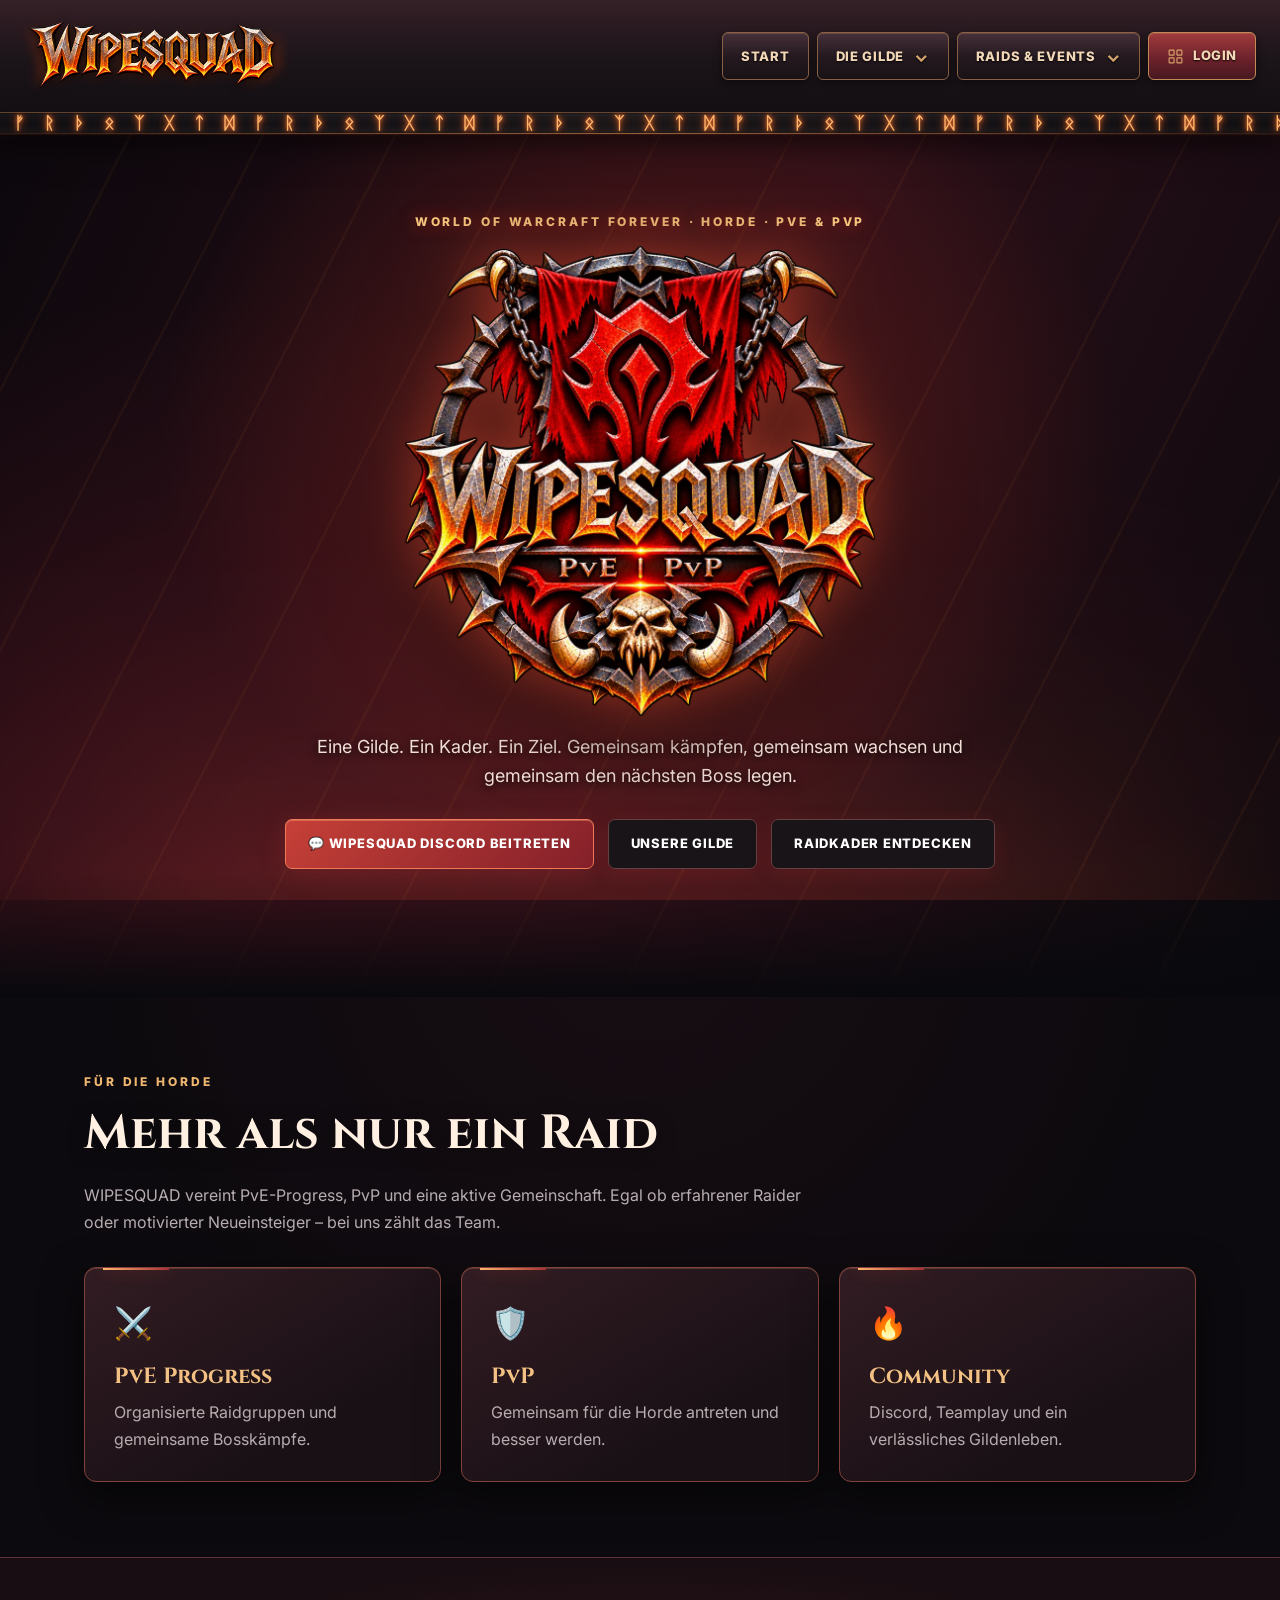
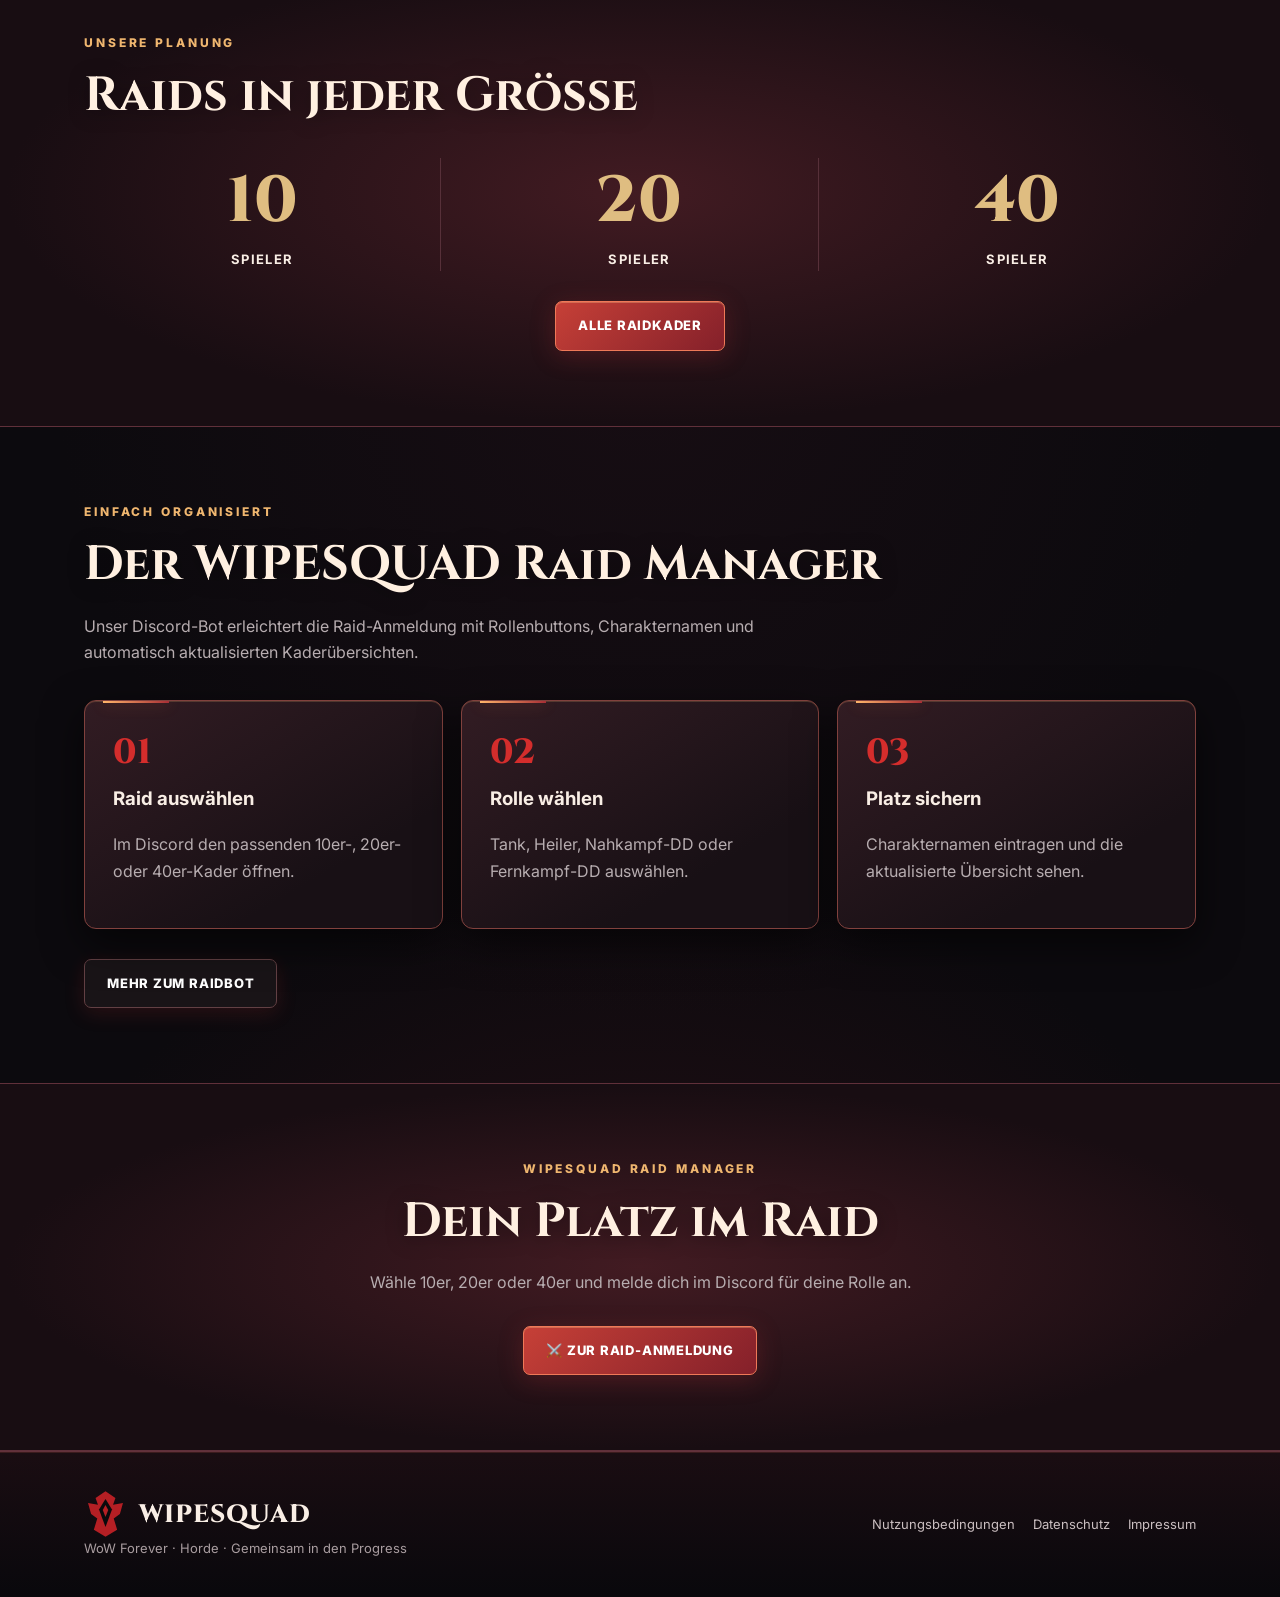
<file: index.html>
<!doctype html><html lang="de"><head><meta charset="utf-8"><meta name="viewport" content="width=device-width,initial-scale=1"><meta name="description" content="WIPESQUAD – Horde-Gilde für PvE, PvP und Raidorganisation auf WoW Forever."><title>Startseite | WIPESQUAD</title><link rel="icon" href="assets/crest.svg" type="image/svg+xml"><link rel="stylesheet" href="style.css"><link rel="stylesheet" href="unified.css"><script src="site-ui.js" defer></script><link rel="stylesheet" href="horde-epic.css"></head><body><header><div class="wrap nav"><a class="brand" href="index.html"><img src="assets/crest.svg" alt="">WIPESQUAD</a><button class="nav-toggle" type="button" aria-label="Navigation öffnen" aria-expanded="false">☰ Menü</button><nav><a href="index.html">Start</a><a href="gilde.html">Die Gilde</a><a href="raidkader.html">Raidkader</a><a href="dashboard.html">Live-Dashboard</a><a href="anmeldung.html">Anmeldung</a><a href="raidbot.html">Raidbot</a><a href="kontakt.html">Kontakt</a></nav></div></header><main><div class="hero"><div class="wrap hero-content"><div class="eyebrow">World of Warcraft Forever · Horde · PvE & PvP</div><img class="hero-wappen" src="assets/wipesquad-wappen.webp" alt="WIPESQUAD Horde-Wappen – PvE und PvP"><h1 class="visually-hidden">WIPESQUAD</h1><p class="lead">Eine Gilde. Ein Kader. Ein Ziel. Gemeinsam kämpfen, gemeinsam wachsen und gemeinsam den nächsten Boss legen.</p><div class="actions"><a class="btn discord-btn" href="https://discord.gg/Wipesquadforever" target="_blank" rel="noopener noreferrer">💬 WIPESQUAD Discord beitreten</a><a class="btn secondary" href="gilde.html">Unsere Gilde</a><a class="btn secondary" href="raidkader.html">Raidkader entdecken</a></div></div></div>
<section><div class="wrap"><div class="eyebrow">Für die Horde</div><h2 class="section-title">Mehr als nur ein Raid</h2><p class="section-intro">WIPESQUAD vereint PvE-Progress, PvP und eine aktive Gemeinschaft. Egal ob erfahrener Raider oder motivierter Neueinsteiger – bei uns zählt das Team.</p><div class="grid"><div class="card"><div class="symbol">⚔️</div><h3>PvE Progress</h3><p>Organisierte Raidgruppen und gemeinsame Bosskämpfe.</p></div><div class="card"><div class="symbol">🛡️</div><h3>PvP</h3><p>Gemeinsam für die Horde antreten und besser werden.</p></div><div class="card"><div class="symbol">🔥</div><h3>Community</h3><p>Discord, Teamplay und ein verlässliches Gildenleben.</p></div></div></div></section>
<section class="stripe"><div class="wrap"><div class="eyebrow">Unsere Planung</div><h2 class="section-title">Raids in jeder Größe</h2><div class="numbers"><div class="number"><strong>10</strong><span>Spieler</span></div><div class="number"><strong>20</strong><span>Spieler</span></div><div class="number"><strong>40</strong><span>Spieler</span></div></div><div class="actions" style="justify-content:center"><a class="btn" href="raidkader.html">Alle Raidkader</a></div></div></section>
<section><div class="wrap"><div class="eyebrow">Einfach organisiert</div><h2 class="section-title">Der WIPESQUAD Raid Manager</h2><p class="section-intro">Unser Discord-Bot erleichtert die Raid-Anmeldung mit Rollenbuttons, Charakternamen und automatisch aktualisierten Kaderübersichten.</p><div class="steps"><div class="step"><h3>Raid auswählen</h3><p>Im Discord den passenden 10er-, 20er- oder 40er-Kader öffnen.</p></div><div class="step"><h3>Rolle wählen</h3><p>Tank, Heiler, Nahkampf-DD oder Fernkampf-DD auswählen.</p></div><div class="step"><h3>Platz sichern</h3><p>Charakternamen eintragen und die aktualisierte Übersicht sehen.</p></div></div><div class="actions"><a class="btn secondary" href="raidbot.html">Mehr zum Raidbot</a></div></div></section><section class="stripe"><div class="wrap" style="text-align:center"><div class="eyebrow">WIPESQUAD Raid Manager</div><h2 class="section-title">Dein Platz im Raid</h2><p class="section-intro" style="margin:auto">Wähle 10er, 20er oder 40er und melde dich im Discord für deine Rolle an.</p><div class="actions" style="justify-content:center"><a class="btn" href="anmeldung.html">⚔️ Zur Raid-Anmeldung</a></div></div></section></main><footer><div class="wrap footer-inner"><div><a class="brand" href="index.html"><img src="assets/crest.svg" alt="">WIPESQUAD</a><div class="small">WoW Forever · Horde · Gemeinsam in den Progress</div></div><div class="footer-links"><a href="nutzungsbedingungen.html">Nutzungsbedingungen</a><a href="datenschutz.html">Datenschutz</a><a href="impressum.html">Impressum</a></div></div></footer><script src="script.js"></script></body></html>
</file>
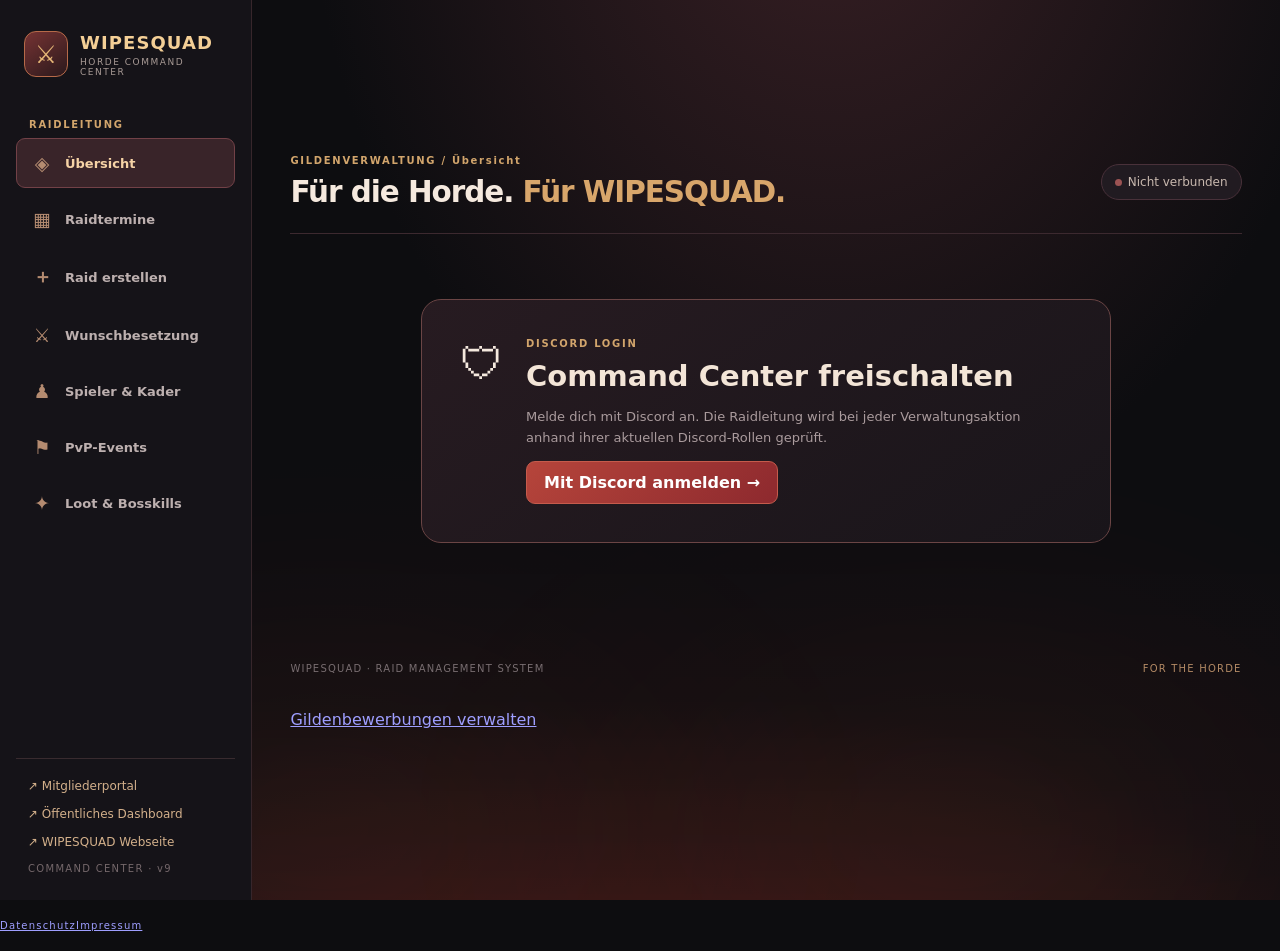
<file: admin.html>
<!doctype html><html lang="de"><head><meta charset="utf-8"><meta name="viewport" content="width=device-width,initial-scale=1"><meta name="robots" content="noindex,nofollow"><meta name="theme-color" content="#100e11"><title>WIPESQUAD | Horde Command Center</title><link rel="stylesheet" href="admin.css?v=8.1"><script src="dashboard-config.js"></script><script src="admin.js?v=6.0.3c" defer></script><link rel="stylesheet" href="unified.css"><script src="site-ui.js" defer></script><link rel="stylesheet" href="horde-epic.css"></head><body><div id="shell" class="shell"><aside class="sidebar"><div class="brand"><div class="brand-mark">⚔</div><div><strong>WIPESQUAD</strong><small>HORDE COMMAND CENTER</small></div></div><div class="side-label">RAIDLEITUNG</div><nav class="side-nav" aria-label="Verwaltung"><button data-tab="overview" class="active" aria-current="page"><span>◈</span> Übersicht</button><button data-tab="raids"><span>▦</span> Raidtermine</button><button data-tab="create"><span>＋</span> Raid erstellen</button><button data-tab="setup"><span>⚔</span> Wunschbesetzung</button><button data-tab="players"><span>♟</span> Spieler & Kader</button><button data-tab="pvp"><span>⚑</span> PvP-Events</button><button data-tab="logs"><span>✦</span> Loot & Bosskills</button></nav><div class="side-bottom"><a href="dashboard.html">↗ Öffentliches Dashboard</a><a href="index.html">↗ WIPESQUAD Webseite</a><div class="version">COMMAND CENTER · v9</div></div></aside><main class="main"><header class="topbar"><div><div class="eyebrow">GILDENVERWALTUNG / <span id="section-title">Übersicht</span></div><h1>Für die Horde. <em>Für WIPESQUAD.</em></h1></div><div class="top-actions"><span class="connection"><i></i><span id="connection-text">Nicht verbunden</span></span><button id="logout" class="ghost" hidden>Abmelden</button></div></header><section id="login" class="login-card"><div class="login-icon">🛡</div><div><div class="eyebrow">DISCORD LOGIN</div><h2>Command Center freischalten</h2><p class="muted">Melde dich mit Discord an. Die Raidleitung wird bei jeder Verwaltungsaktion anhand ihrer aktuellen Discord-Rollen geprüft.</p><button id="connect">Mit Discord anmelden →</button></div></section><p id="status" role="status" aria-live="polite" class="status"></p><div id="management" hidden><section id="tab-overview"><div class="hero-panel"><div><div class="eyebrow">WIPESQUAD · LIVE OPERATIONS</div><h2>Deine Gilde. Deine Raids.<br><span>Alles im Blick.</span></h2><p>Plane Events, organisiere Klassen und verwalte deinen Kader von einem zentralen Ort.</p><div class="hero-actions"><button id="quick-create">＋ Neuen Raid planen</button><button id="quick-plan" class="ghost">⚔ Raidbedarf ändern</button></div></div><div class="hero-emblem">⚔</div></div><div class="stats" id="stats"></div><div class="two-col"><section class="panel"><div class="sectionhead"><div><div class="eyebrow">RAIDPLANUNG</div><h2>Kommende Raids</h2></div><button id="overview-refresh" class="ghost compact">↻ Aktualisieren</button></div><div id="upcoming" class="raid-grid"></div></section><section class="panel"><div class="eyebrow">KADERÜBERSICHT</div><h2>Aktuelle Rollen</h2><div id="role-summary" class="roles"></div><p id="overview-updated" class="muted"></p><div class="help-box">Tipp: Klicke auf einen Raid, um Anmeldungen, Anwesenheit, Warteliste und Loot zu bearbeiten.</div></section></div></section><section id="tab-raids" class="panel" hidden><div class="sectionhead"><div><div class="eyebrow">RAID MANAGEMENT</div><h2>Raidtermine verwalten</h2></div><button id="reload" class="ghost">↻ Daten aktualisieren</button></div><label>Raidtermin auswählen<select id="event-select"></select></label><div id="event-detail"></div></section><section id="tab-setup" class="panel" hidden><div class="eyebrow">RAID COMPOSITION</div><h2>Wunschbesetzung bearbeiten</h2><p class="muted">Ändere Klassen und Specs über Dropdowns. Kein JSON notwendig.</p><label>Raidgröße<select id="size"><option value="10">10 Spieler</option><option value="20">20 Spieler</option><option value="40">40 Spieler</option></select></label><div id="template-total" class="total"></div><div class="template-header"><span>KLASSE & SPEZIALISIERUNG</span><span>ANZAHL</span></div><div id="template-rows"></div><div class="actions"><button id="add-spec" class="ghost">＋ Klasse / Spec hinzufügen</button><button id="save-template">Besetzung speichern</button></div><p class="muted">Die Summe muss der Raidgröße entsprechen. Bestehende Anmeldungen werden nicht gelöscht.</p></section><section id="tab-create" class="panel" hidden><div class="eyebrow">EVENT CREATOR</div><h2>Neuen Raid erstellen</h2><div class="two"><label>Raidname<input id="new-title" placeholder="Molten Core"></label><label>Raidgröße<select id="new-size"><option value="10">10 Spieler</option><option value="20">20 Spieler</option><option value="40">40 Spieler</option></select></label><label>Datum<input id="new-date" type="date"></label><label>Startzeit<input id="new-time" type="time" value="19:30"></label></div><label>Discord-Kanal-ID<input id="new-channel" inputmode="numeric" placeholder="Rechtsklick auf Kanal → ID kopieren"></label><label>Beschreibung<textarea id="new-description" rows="4" placeholder="Treffpunkt, Vorbereitung, besondere Hinweise …"></textarea></label><button id="create">⚔ Raid in Discord erstellen</button></section><section id="tab-players" class="panel" hidden><div class="eyebrow">ROSTER</div><h2>Spieler & Anmeldungen</h2><p class="muted">Durchsuche die angemeldeten Charaktere. Für Anwesenheit und Entfernen wähle den jeweiligen Raidtermin.</p><label>Spieler suchen<input id="player-search" type="search" placeholder="Name, Klasse, Spec oder Rolle …"></label><p id="player-count" class="muted"></p><div id="players-list"></div></section><section id="tab-pvp" class="panel" hidden><div class="eyebrow">WARFRONT</div><h2>PvP-Events</h2><p class="muted">Verwalte bestehende PvP-Termine. Neue PvP-Termine werden weiterhin über den Discord-Bot erstellt.</p><div id="pvp-list"></div></section><section id="tab-logs" class="panel" hidden><div class="eyebrow">GUILD ARCHIVES</div><h2>Loot & Bosskills</h2><p class="muted">Alle dokumentierten Bosskills und Loot-Einträge. Neue Einträge kannst du unter „Raidtermine“ hinzufügen.</p><div id="log-list"></div></section></div><footer>WIPESQUAD · RAID MANAGEMENT SYSTEM <span>FOR THE HORDE</span></footer><p><a href="bewerbungen-admin.html">Gildenbewerbungen verwalten</a></p></main></div><div id="toast" class="toast" role="status" hidden></div></body></html>
</file>
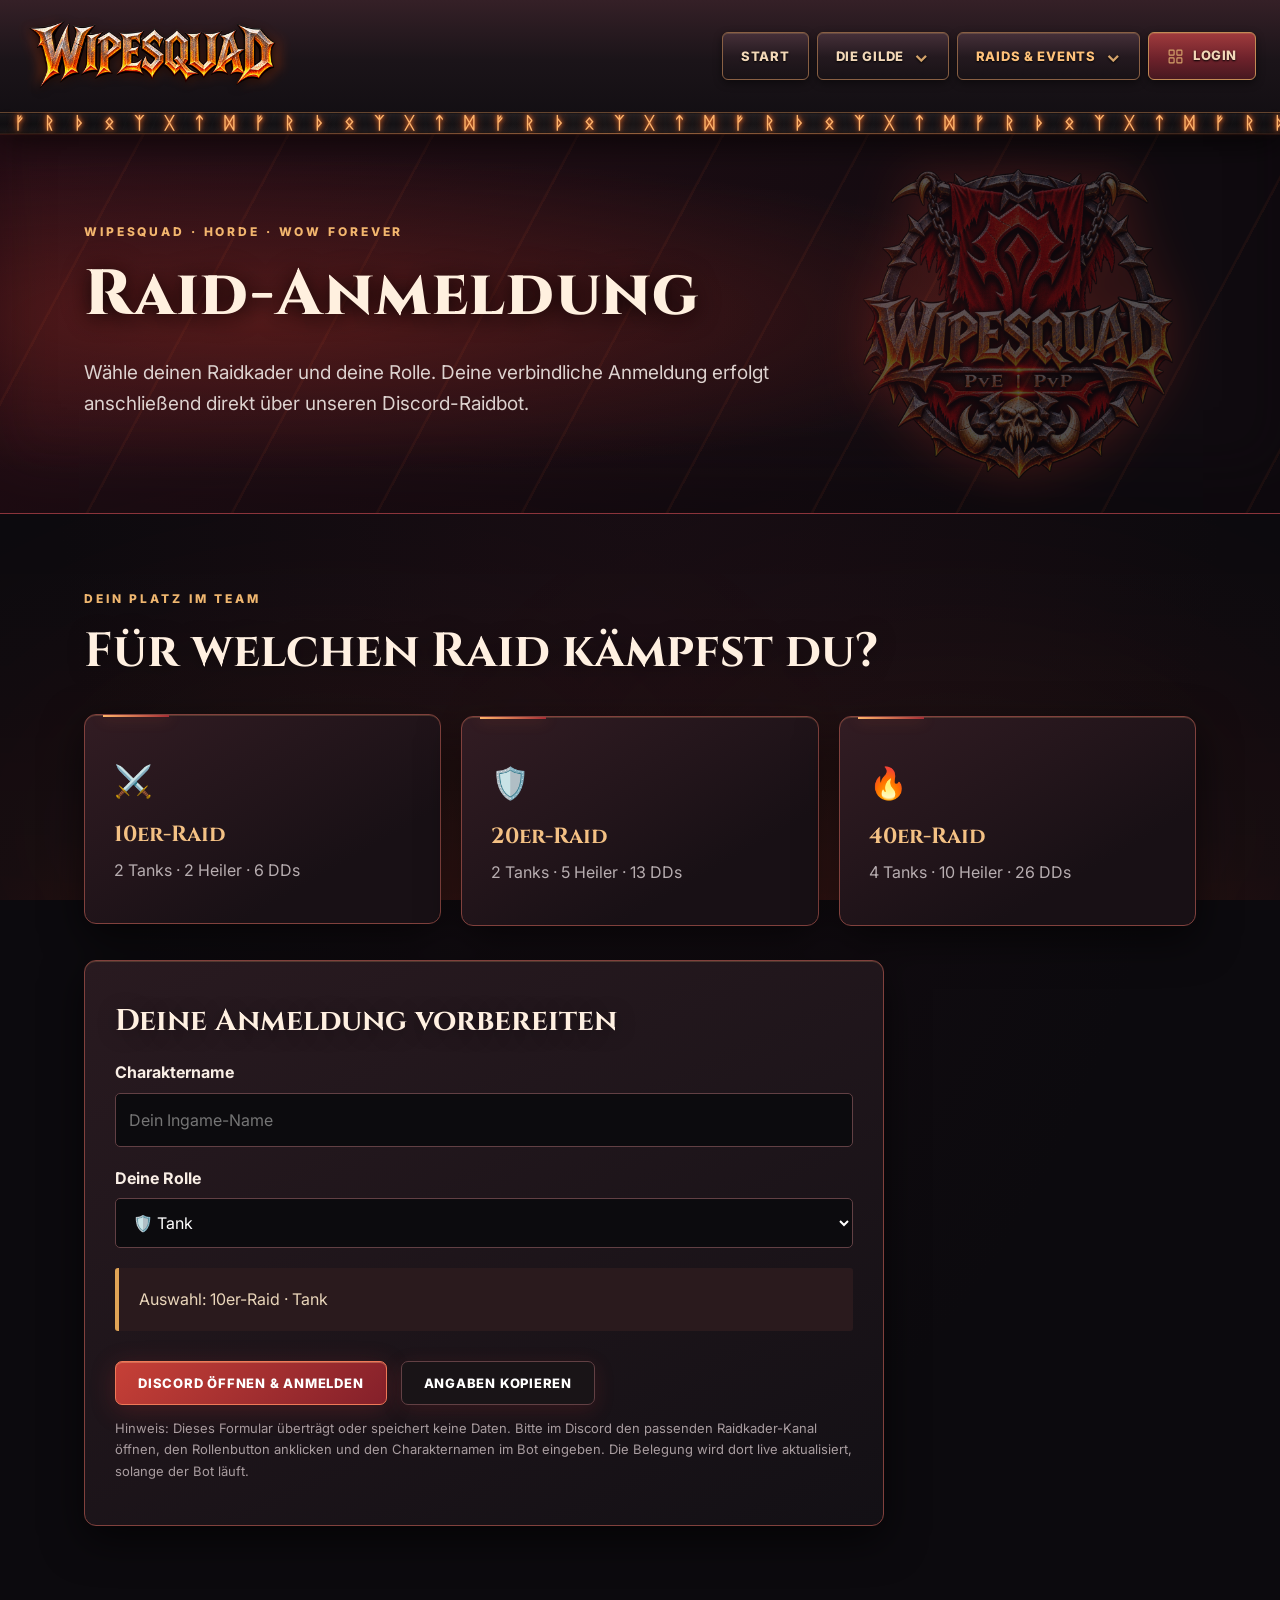
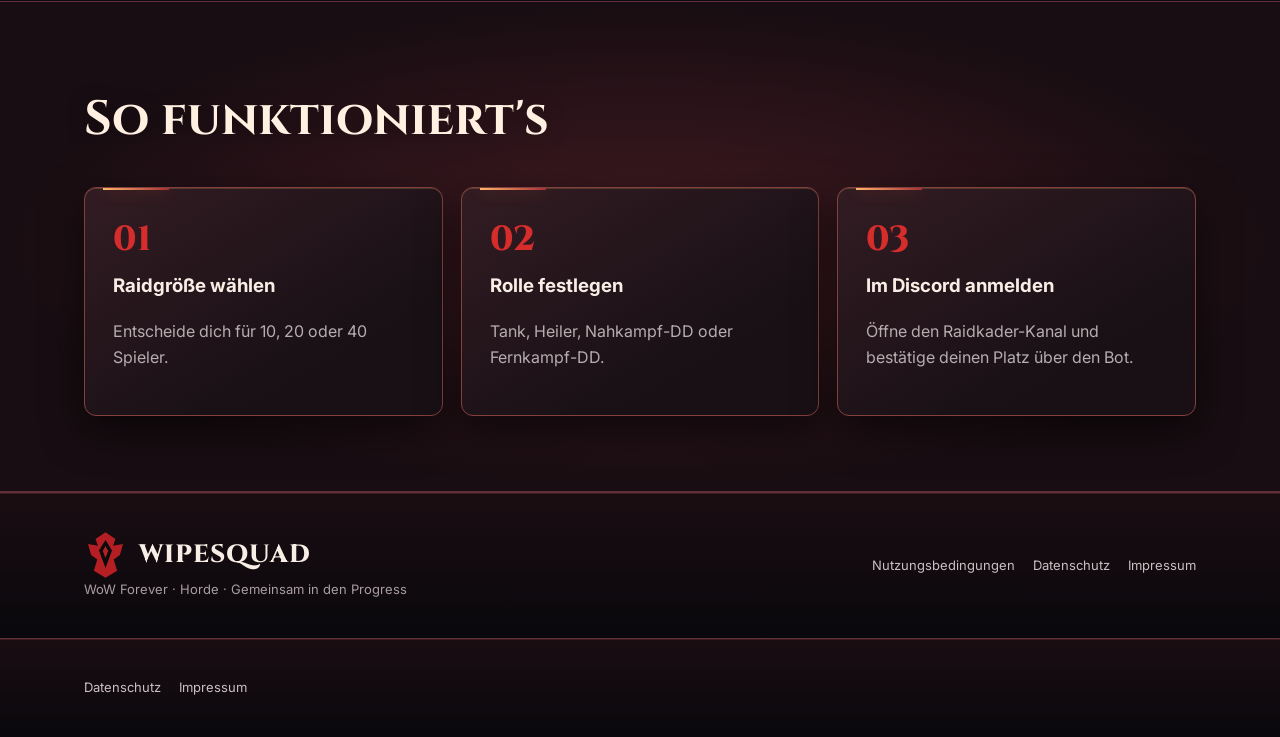
<file: anmeldung.html>
<!doctype html><html lang="de"><head><meta charset="utf-8"><meta name="viewport" content="width=device-width,initial-scale=1"><meta name="description" content="WIPESQUAD – Horde-Gilde für PvE, PvP und Raidorganisation auf WoW Forever."><title>Raid-Anmeldung | WIPESQUAD</title><link rel="icon" href="assets/crest.svg" type="image/svg+xml"><link rel="stylesheet" href="style.css"><link rel="stylesheet" href="unified.css"><script src="site-ui.js" defer></script><link rel="stylesheet" href="horde-epic.css"></head><body><header><div class="wrap nav"><a class="brand" href="index.html"><img src="assets/crest.svg" alt="">WIPESQUAD</a><button class="nav-toggle" aria-label="Menü öffnen">☰ Menü</button><nav><a href="index.html">Start</a><a href="gilde.html">Die Gilde</a><a href="raidkader.html">Raidkader</a><a href="dashboard.html">Live-Dashboard</a><a href="anmeldung.html">Anmeldung</a><a href="raidbot.html">Raidbot</a><a href="kontakt.html">Kontakt</a></nav></div></header><main><div class="page-hero"><div class="wrap"><div class="eyebrow">WIPESQUAD · HORDE · WOW FOREVER</div><h1>Raid-Anmeldung</h1><p class="lead">Wähle deinen Raidkader und deine Rolle. Deine verbindliche Anmeldung erfolgt anschließend direkt über unseren Discord-Raidbot.</p></div></div>
<section><div class="wrap"><div class="eyebrow">Dein Platz im Team</div><h2 class="section-title">Für welchen Raid kämpfst du?</h2><div class="grid"><button class="card raid-choice selected" data-size="10"><span class="symbol">⚔️</span><h3>10er-Raid</h3><p>2 Tanks · 2 Heiler · 6 DDs</p></button><button class="card raid-choice" data-size="20"><span class="symbol">🛡️</span><h3>20er-Raid</h3><p>2 Tanks · 5 Heiler · 13 DDs</p></button><button class="card raid-choice" data-size="40"><span class="symbol">🔥</span><h3>40er-Raid</h3><p>4 Tanks · 10 Heiler · 26 DDs</p></button></div>
<div class="signup-panel"><h2 class="section-title" style="font-size:30px">Deine Anmeldung vorbereiten</h2><label for="character">Charaktername</label><input id="character" maxlength="32" placeholder="Dein Ingame-Name" autocomplete="off"><label for="role">Deine Rolle</label><select id="role"><option value="Tank">🛡️ Tank</option><option value="Heiler">💚 Heiler</option><option value="Nahkampf-DD">⚔️ Nahkampf-DD</option><option value="Fernkampf-DD">🔥 Fernkampf-DD</option></select><div class="notice" id="selection">Auswahl: 10er-Raid · Tank</div><div class="actions"><a class="btn" id="discord-signup" href="https://discord.gg/Wipesquadforever" target="_blank" rel="noopener noreferrer">Discord öffnen & anmelden</a><button class="btn secondary" id="copy-signup" type="button">Angaben kopieren</button></div><p class="small" id="copy-status" aria-live="polite"></p><p class="small">Hinweis: Dieses Formular überträgt oder speichert keine Daten. Bitte im Discord den passenden Raidkader-Kanal öffnen, den Rollenbutton anklicken und den Charakternamen im Bot eingeben. Die Belegung wird dort live aktualisiert, solange der Bot läuft.</p></div></div></section>
<section class="stripe"><div class="wrap"><h2 class="section-title">So funktioniert's</h2><div class="steps"><div class="step"><h3>Raidgröße wählen</h3><p>Entscheide dich für 10, 20 oder 40 Spieler.</p></div><div class="step"><h3>Rolle festlegen</h3><p>Tank, Heiler, Nahkampf-DD oder Fernkampf-DD.</p></div><div class="step"><h3>Im Discord anmelden</h3><p>Öffne den Raidkader-Kanal und bestätige deinen Platz über den Bot.</p></div></div></div></section><footer><div class="wrap footer-inner"><div><a class="brand" href="index.html"><img src="assets/crest.svg" alt="">WIPESQUAD</a><div class="small">WoW Forever · Horde · Gemeinsam in den Progress</div></div><div class="footer-links"><a href="nutzungsbedingungen.html">Nutzungsbedingungen</a><a href="datenschutz.html">Datenschutz</a><a href="impressum.html">Impressum</a></div></div></footer><script src="script.js"></script></body></html>
</file>
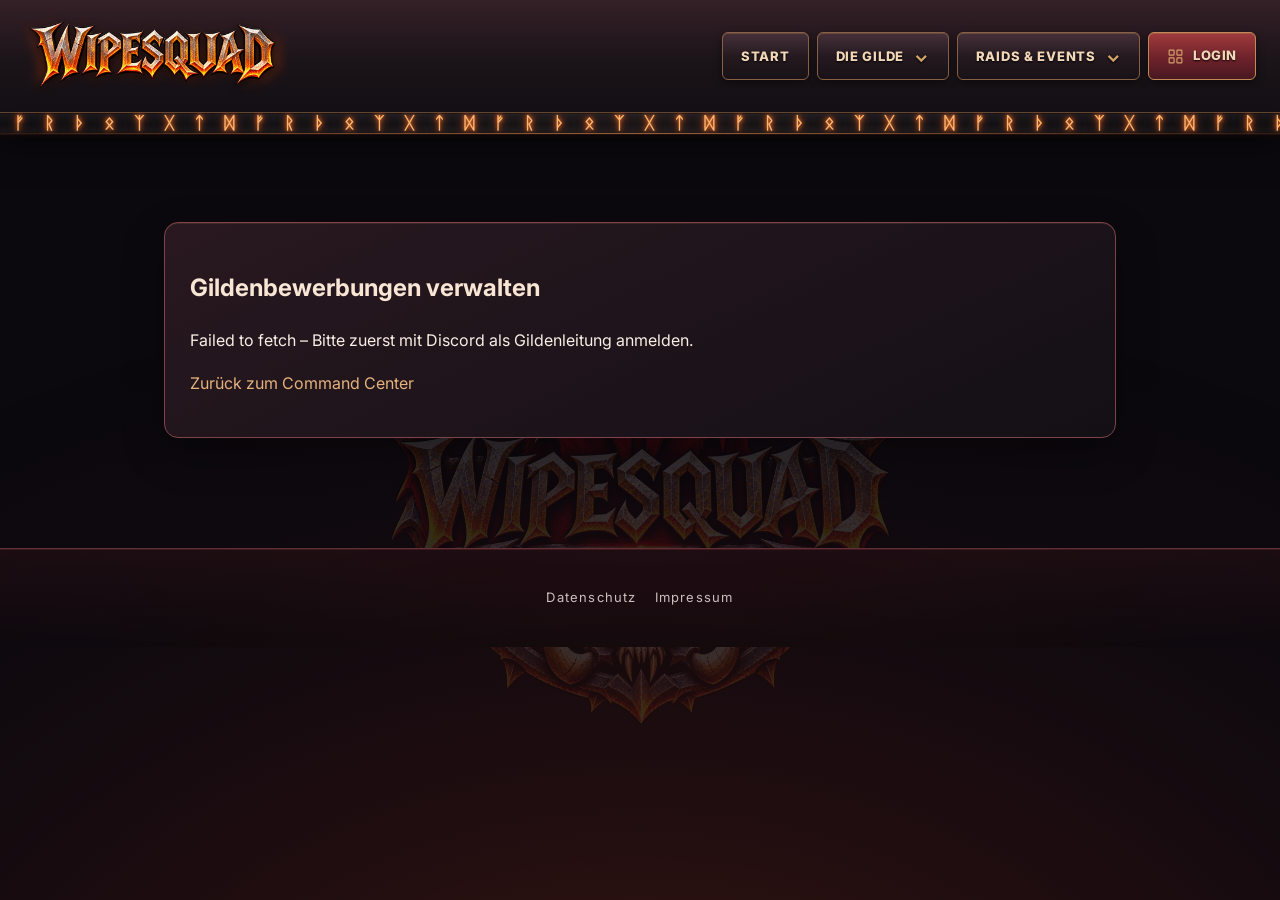
<file: bewerbungen-admin.html>
<!doctype html><html lang="de"><head><meta charset="utf-8"><meta name="viewport" content="width=device-width,initial-scale=1"><meta name="referrer" content="no-referrer"><title>WIPESQUAD · Discord Login</title><link rel="stylesheet" href="admin.css?v=9"><script src="dashboard-config.js"></script><link rel="stylesheet" href="style.css"><link rel="stylesheet" href="unified.css"><script src="site-ui.js" defer></script><link rel="stylesheet" href="horde-epic.css"></head><body class="portal-page"><header><div class="wrap nav"><a class="brand" href="index.html"><img src="assets/crest.svg" alt="">WIPESQUAD</a><button class="nav-toggle" aria-label="Menü öffnen">☰ Menü</button><nav><a href="index.html">Start</a><a href="gilde.html">Die Gilde</a><a href="raidkader.html">Raidkader</a><a href="dashboard.html">Live-Dashboard</a><a href="anmeldung.html">Anmeldung</a><a href="raidbot.html">Raidbot</a><a href="kontakt.html">Kontakt</a></nav></div></header><main style="max-width:850px;margin:5vh auto;padding:25px"><section class="panel"><h1>Gildenbewerbungen verwalten</h1><p id="info" role="status"></p><p><a href="admin.html">Zurück zum Command Center</a></p></section><div id="entries"></div></main><script src="bewerbungen-admin.js?v=603" defer></script></body></html>
</file>
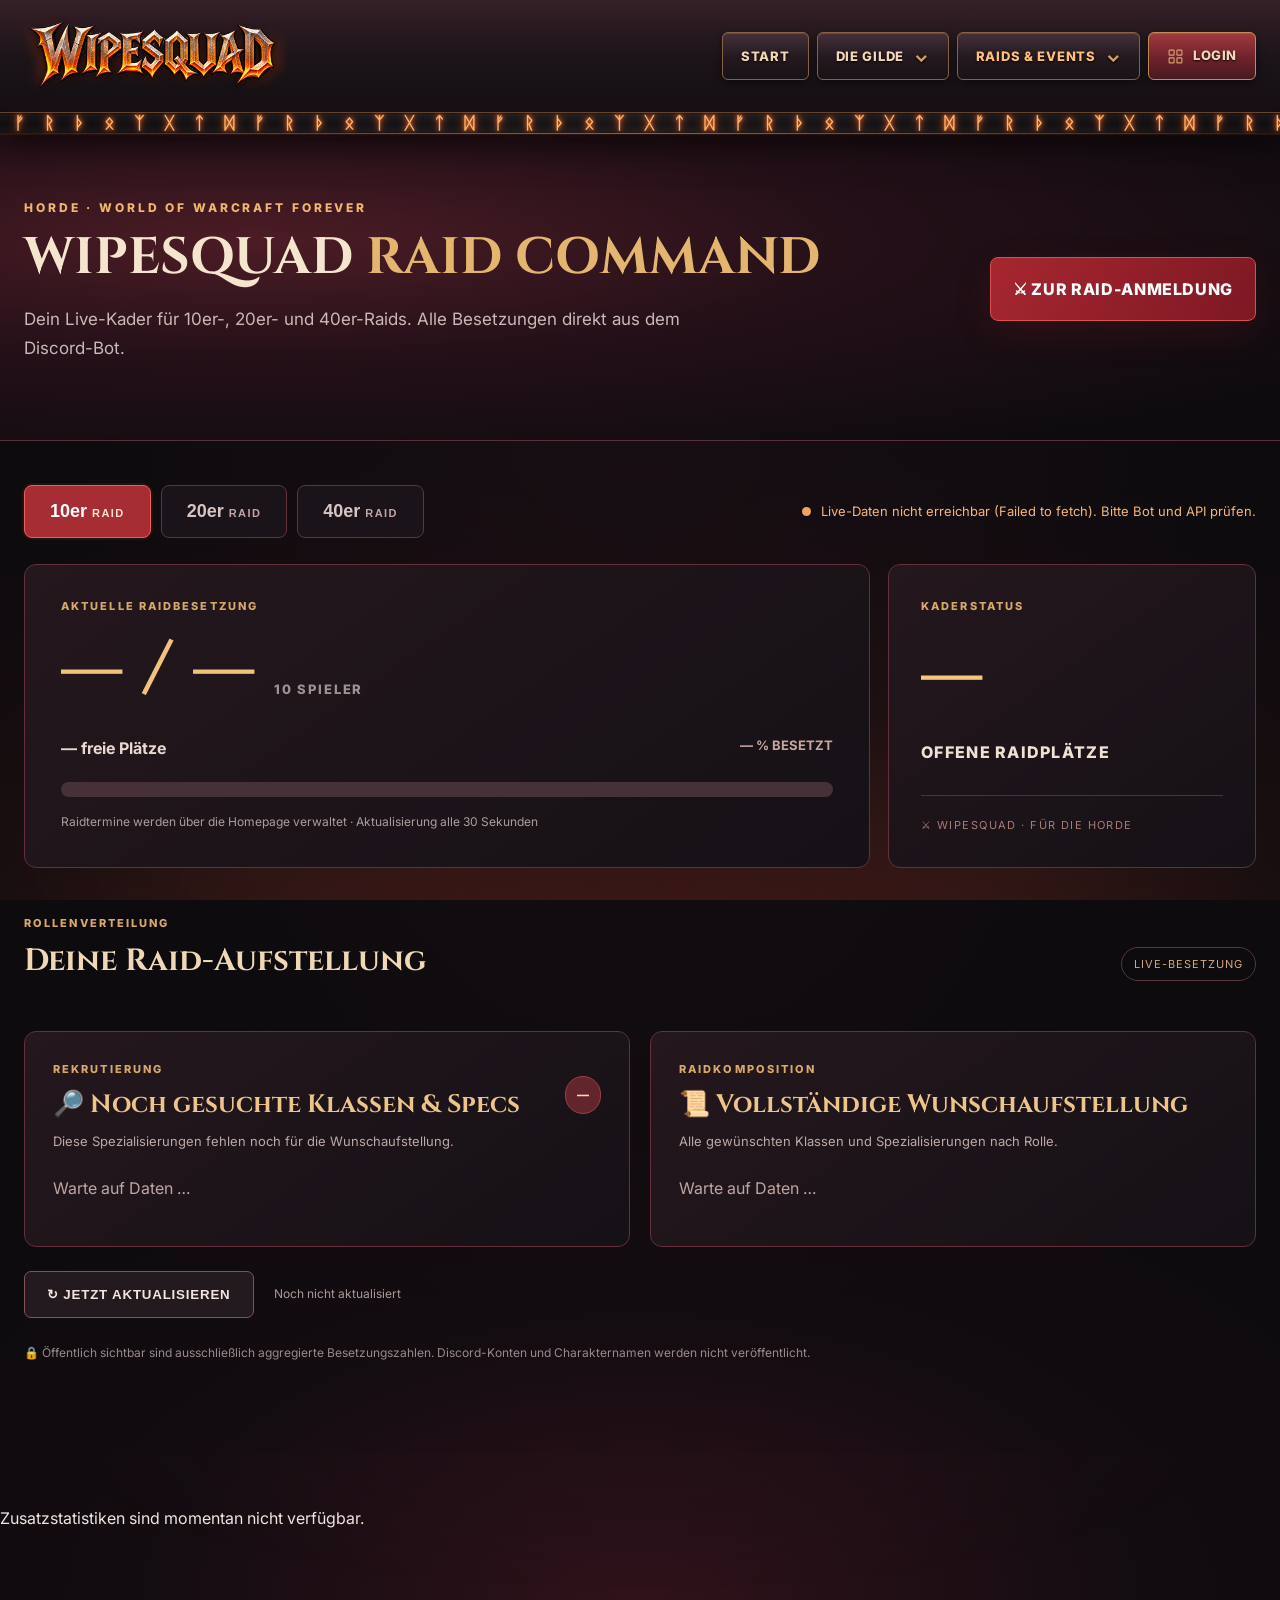
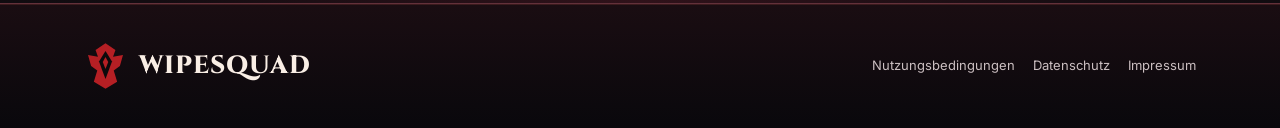
<file: dashboard.html>
<!doctype html><html lang="de"><head><meta charset="utf-8"><meta name="viewport" content="width=device-width,initial-scale=1"><meta name="theme-color" content="#100b0e"><title>Live-Raid-Dashboard | WIPESQUAD</title><link rel="icon" href="assets/crest.svg" type="image/svg+xml"><link rel="stylesheet" href="style.css"><link rel="stylesheet" href="dashboard.css?v=6.0"><link rel="stylesheet" href="unified.css"><script src="site-ui.js" defer></script><link rel="stylesheet" href="horde-epic.css"></head><body><header><div class="wrap nav"><a class="brand" href="index.html"><img src="assets/crest.svg" alt="">WIPESQUAD</a><button class="nav-toggle" aria-label="Menü öffnen">☰ Menü</button><nav><a href="index.html">Start</a><a href="gilde.html">Die Gilde</a><a href="raidkader.html">Raidkader</a><a href="dashboard.html" aria-current="page">Live-Dashboard</a><a href="anmeldung.html">Anmeldung</a><a href="kontakt.html">Kontakt</a></nav></div></header><main class="raid-page"><div class="raid-hero"><div class="wrap raid-hero-inner"><div><div class="eyebrow">HORDE · WORLD OF WARCRAFT FOREVER</div><h1>WIPESQUAD <span>RAID COMMAND</span></h1><p>Dein Live-Kader für 10er-, 20er- und 40er-Raids. Alle Besetzungen direkt aus dem Discord-Bot.</p></div><a class="raid-join" href="mitglied.html#raidkalender">⚔ ZUR RAID-ANMELDUNG</a></div></div><section class="raid-content"><div class="wrap"><div class="raid-toolbar"><div class="raid-tabs" role="group" aria-label="Raidgröße"><button data-raid-size="10" class="selected" aria-pressed="true">10er <span>RAID</span></button><button data-raid-size="20" aria-pressed="false">20er <span>RAID</span></button><button data-raid-size="40" aria-pressed="false">40er <span>RAID</span></button></div><div class="raid-live"><span class="live-dot" aria-hidden="true"></span><span id="live-status" role="status" aria-live="polite">Verbinde mit Raid-API …</span></div></div><div class="raid-summary"><div class="raid-overview"><div class="overline">AKTUELLE RAIDBESETZUNG</div><div class="raid-big"><span id="raid-headline">— / —</span><span class="raid-size-label" id="raid-size-label">10 SPIELER</span></div><div class="raid-free-line"><span id="raid-free">— freie Plätze</span><span id="raid-percent">— % BESETZT</span></div><div class="raid-progress" role="progressbar" aria-label="Raid-Besetzung" aria-valuemin="0" aria-valuemax="100" aria-valuenow="0"><div id="raid-bar"></div></div><div class="raid-hint">Raidtermine werden über die Homepage verwaltet · Aktualisierung alle 30 Sekunden</div></div><div class="raid-summary-side"><div class="overline">KADERSTATUS</div><div class="raid-side-number" id="raid-open">—</div><div class="raid-side-sub">OFFENE RAIDPLÄTZE</div><div class="raid-side-footer">⚔ WIPESQUAD · FÜR DIE HORDE</div></div></div><div class="raid-section-heading"><div><div class="overline">ROLLENVERTEILUNG</div><h2>Deine Raid-Aufstellung</h2></div><span class="section-tag">LIVE-BESETZUNG</span></div><div id="raid-roles" class="raid-roles"></div><div class="raid-grid"><article class="raid-panel"><div class="panel-heading"><div><div class="overline">REKRUTIERUNG</div><h2>🔎 Noch gesuchte Klassen & Specs</h2></div><span id="missing-count" class="count-pill">—</span></div><p class="panel-subtitle">Diese Spezialisierungen fehlen noch für die Wunschaufstellung.</p><div id="raid-wanted" class="raid-list"><p class="loading-placeholder">Warte auf Daten …</p></div></article><article class="raid-panel"><div class="panel-heading"><div><div class="overline">RAIDKOMPOSITION</div><h2>📜 Vollständige Wunschaufstellung</h2></div></div><p class="panel-subtitle">Alle gewünschten Klassen und Spezialisierungen nach Rolle.</p><div id="raid-full" class="raid-full"><p class="loading-placeholder">Warte auf Daten …</p></div><p id="legacy-info" class="legacy-info"></p></article></div><div class="raid-bottom"><button id="refresh-dashboard" type="button" class="raid-refresh">↻ JETZT AKTUALISIEREN</button><span id="last-updated">Noch nicht aktualisiert</span></div><p class="raid-privacy">🔒 Öffentlich sichtbar sind ausschließlich aggregierte Besetzungszahlen. Discord-Konten und Charakternamen werden nicht veröffentlicht.</p></div></section><section class="wrap" id="v7-extras" aria-label="PvP-Events und Gildenaktivität"></section></main><footer><div class="wrap footer-inner"><div><a class="brand" href="index.html"><img src="assets/crest.svg" alt="">WIPESQUAD</a></div><div class="footer-links"><a href="nutzungsbedingungen.html">Nutzungsbedingungen</a><a href="datenschutz.html">Datenschutz</a><a href="impressum.html">Impressum</a></div></div></footer><script src="script.js"></script><script src="dashboard-config.js"></script><script src="dashboard.js"></script><script src="v7-public.js?v=7.0"></script></body></html>
</file>
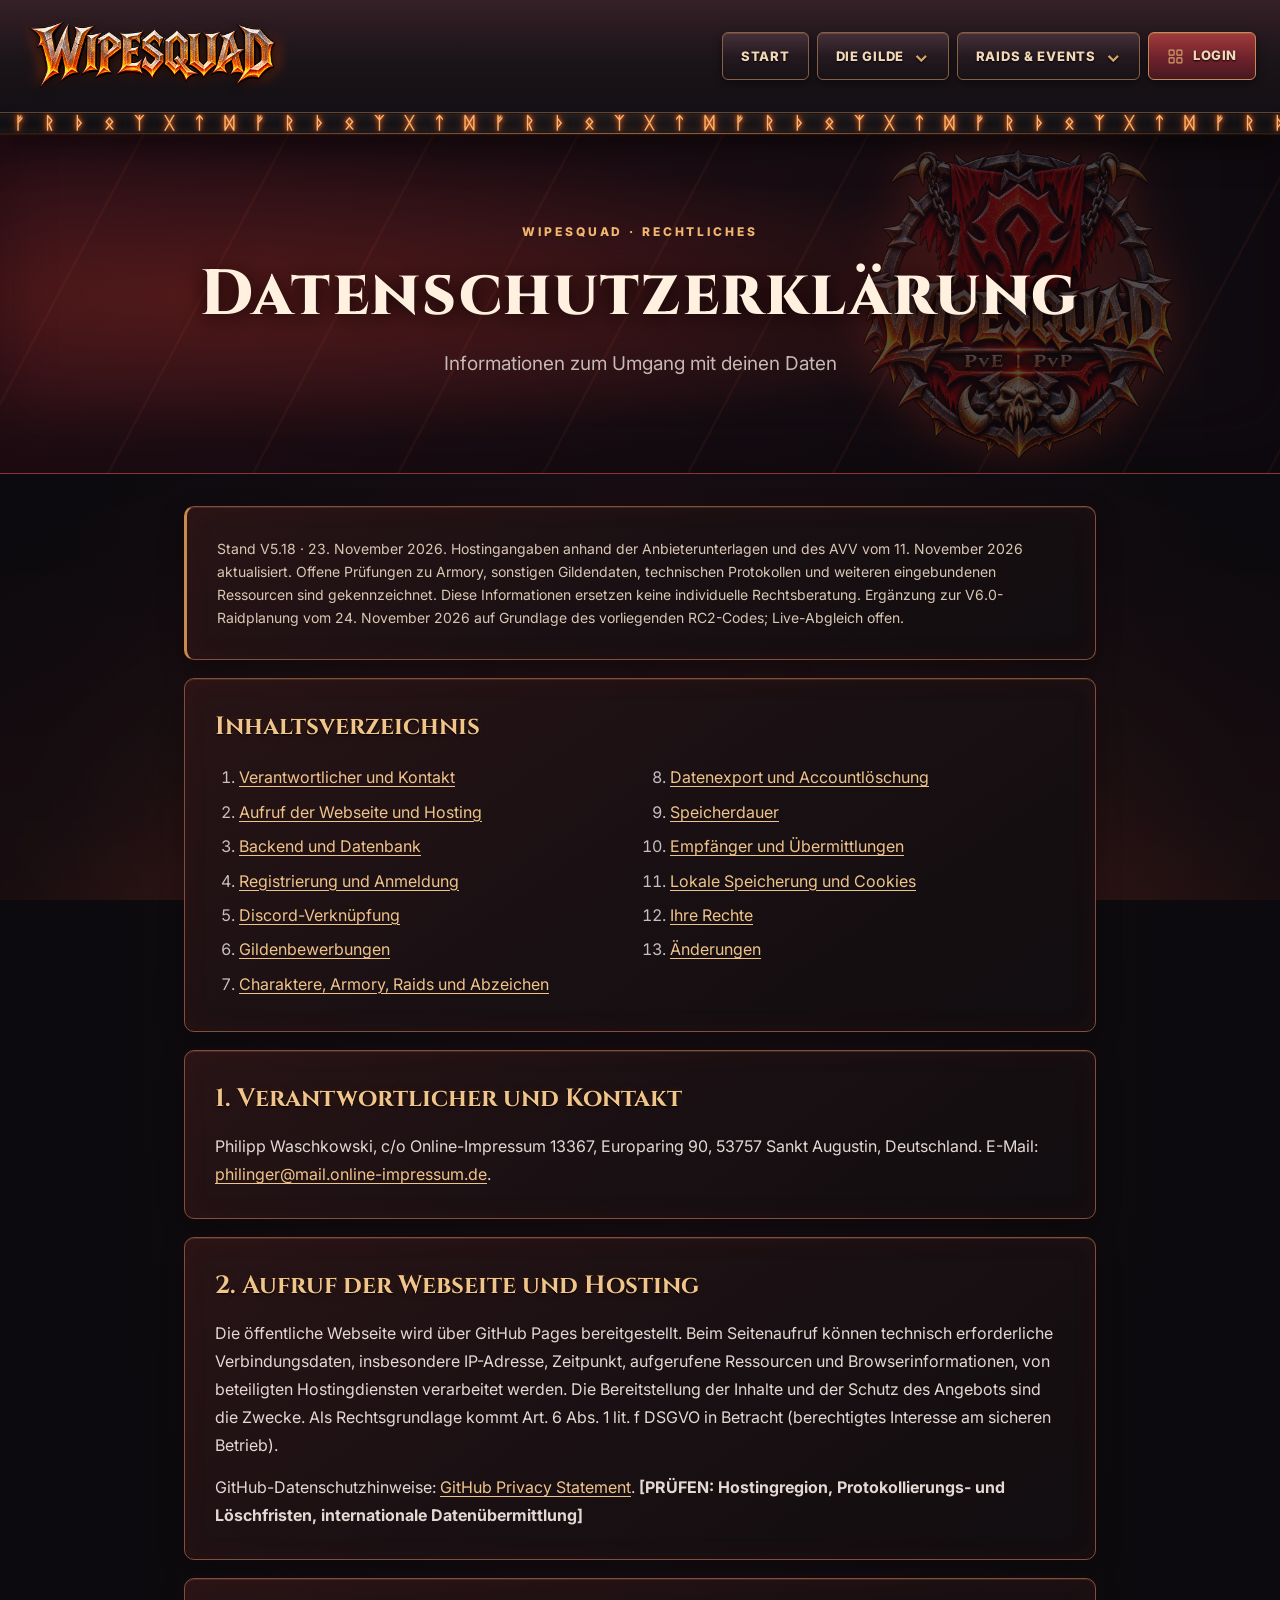
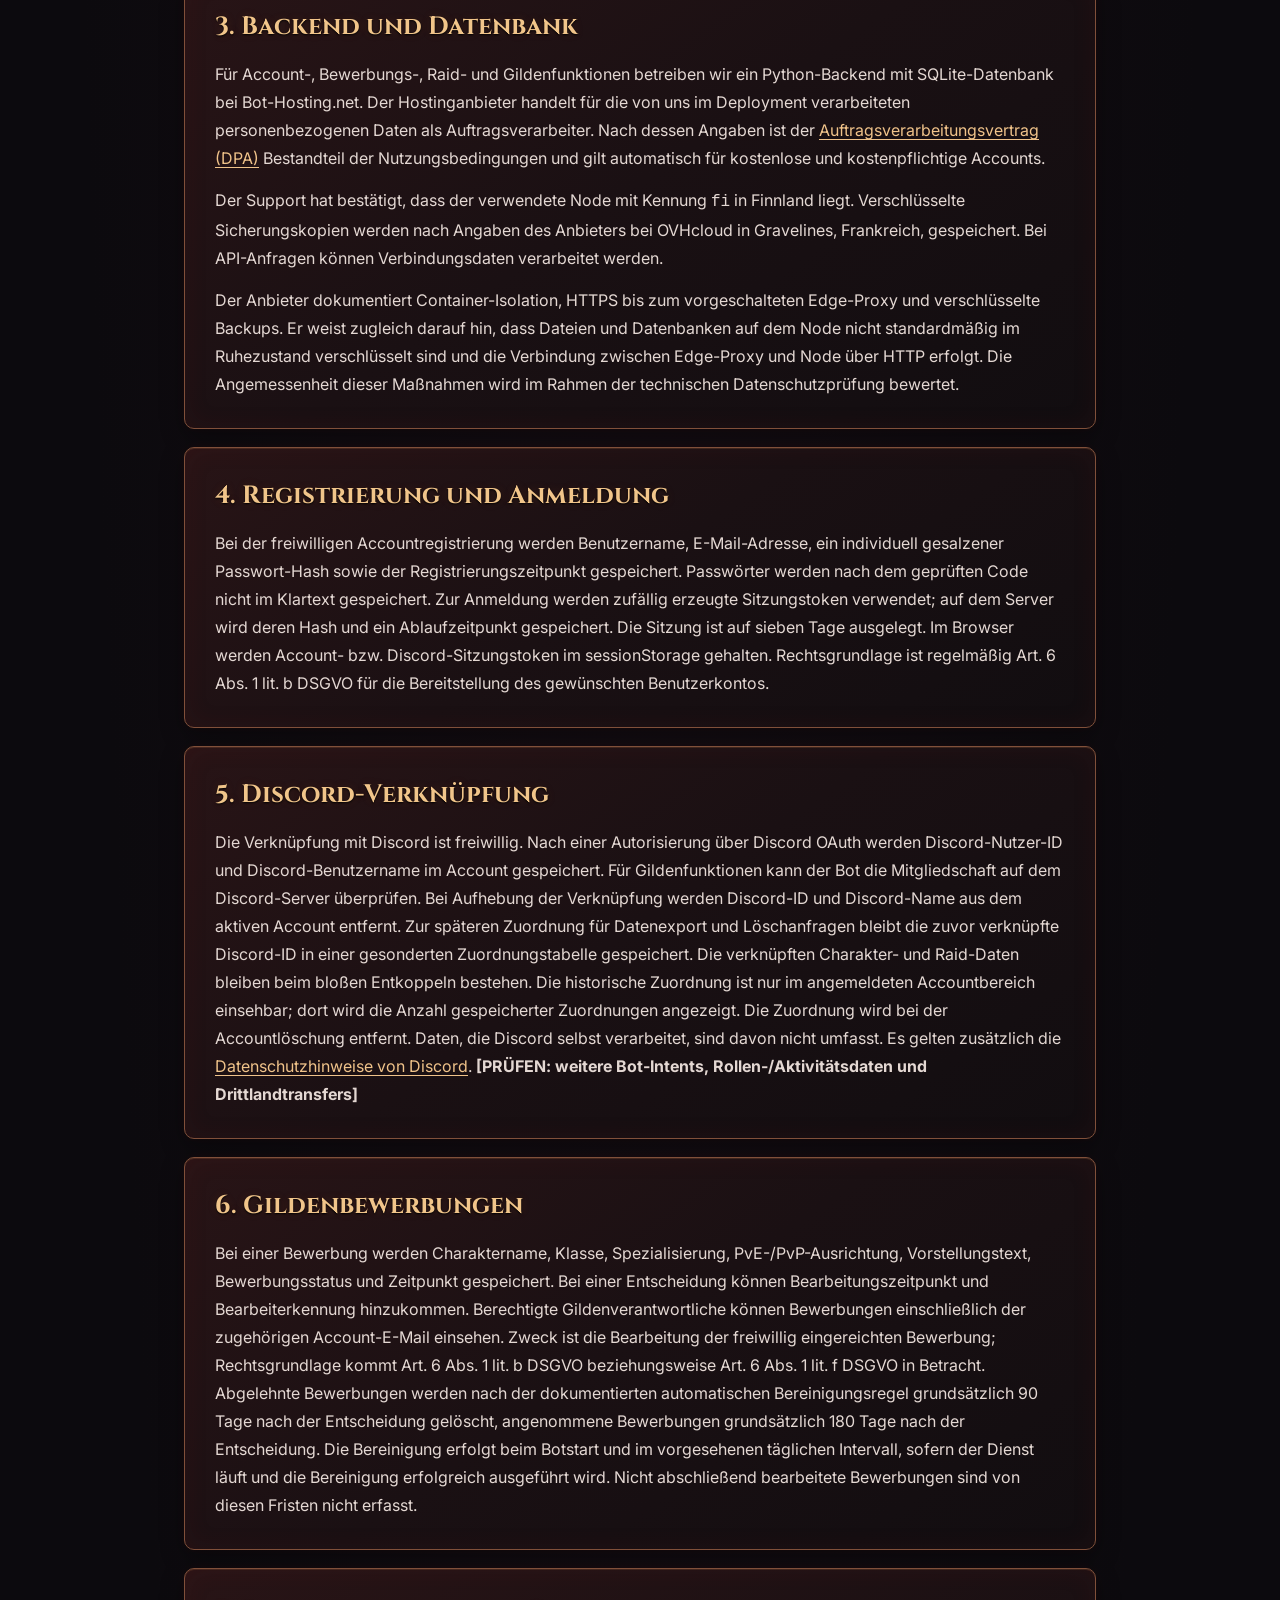
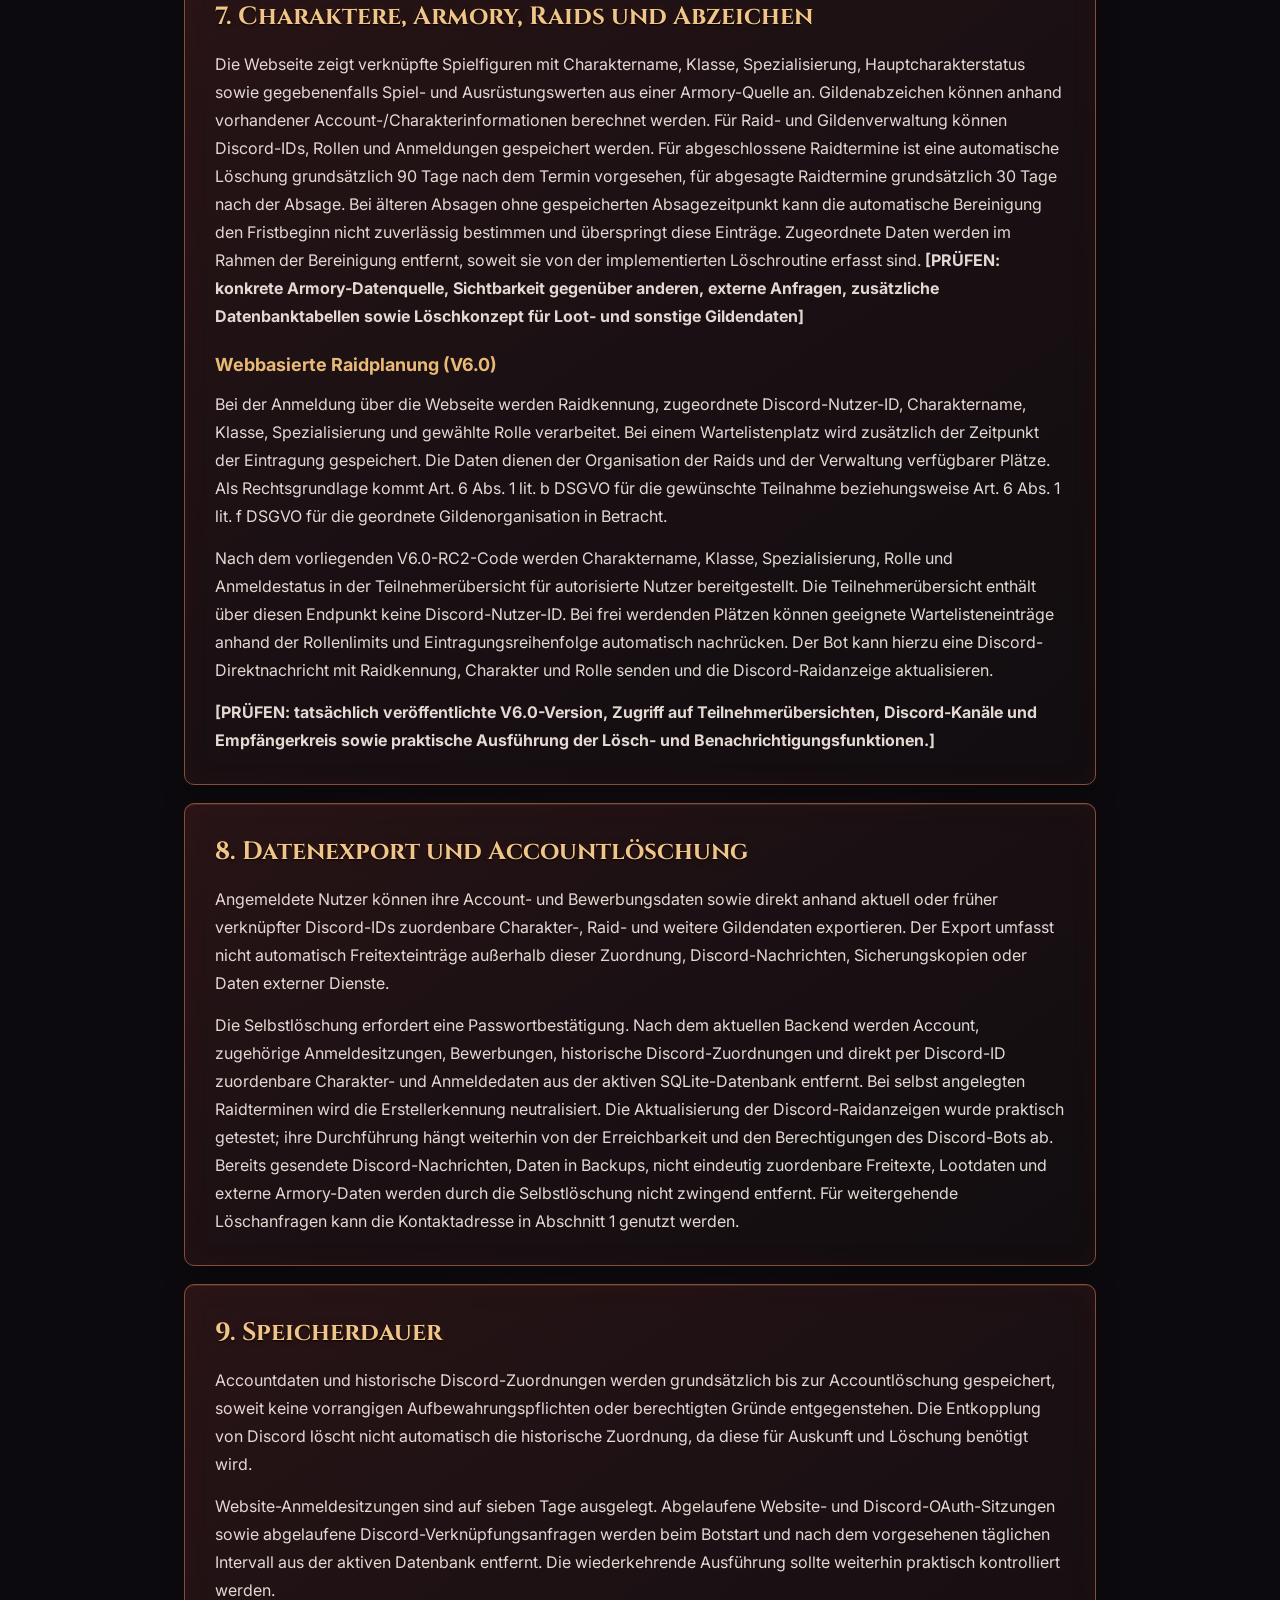
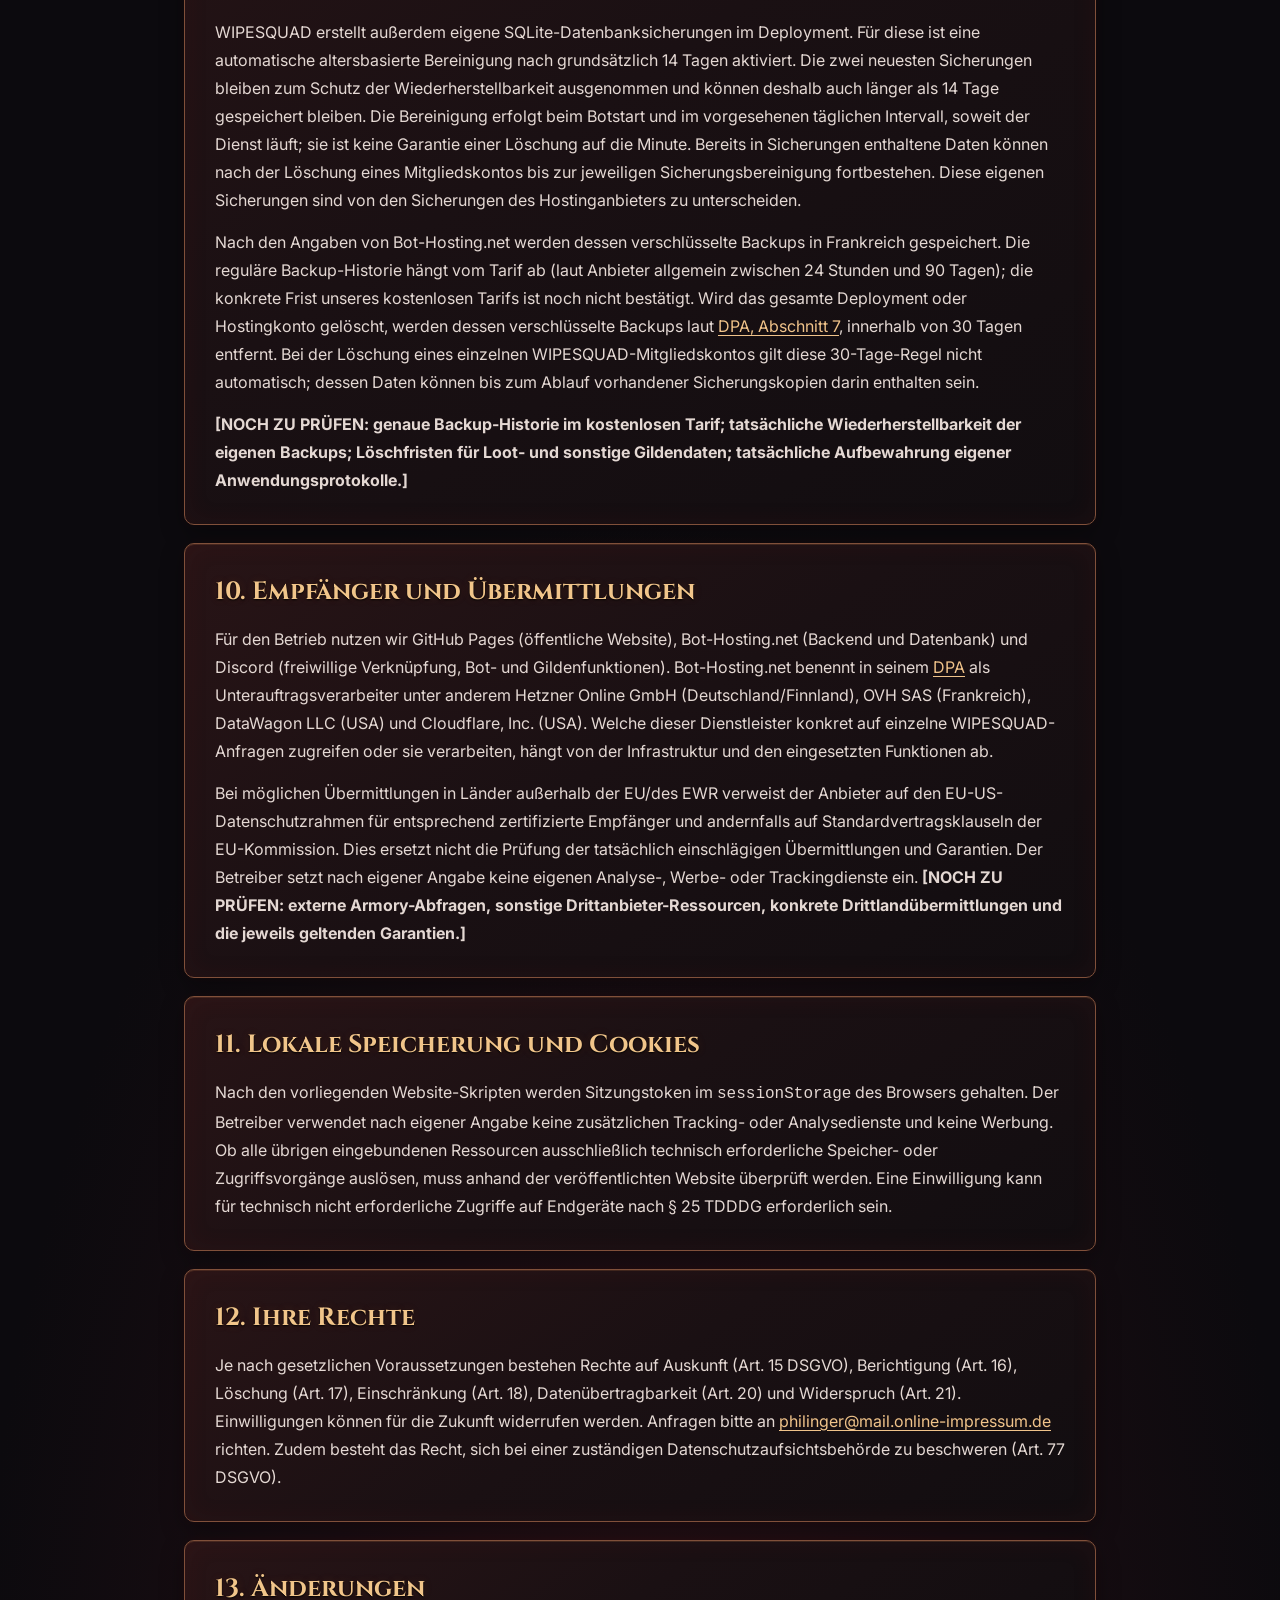
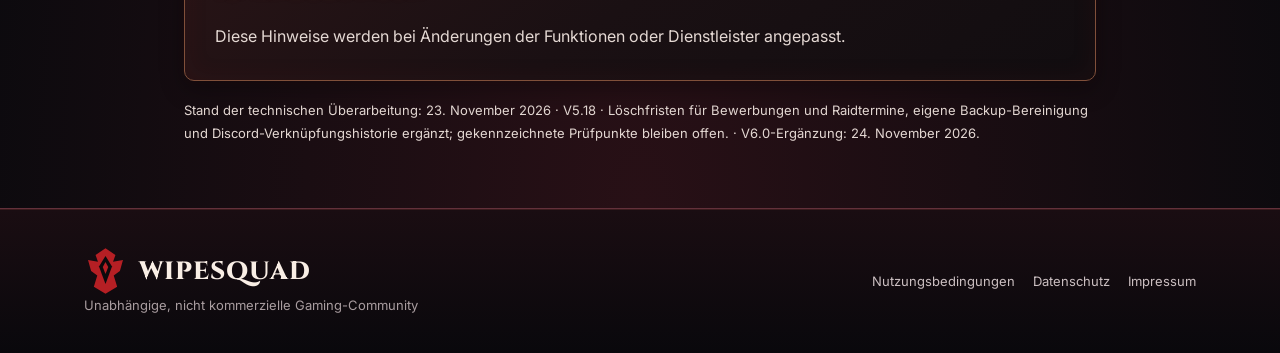
<file: datenschutz.html>
<!DOCTYPE html>

<html lang="de"><head><meta charset="utf-8"/><meta content="width=device-width,initial-scale=1" name="viewport"/><meta content="strict-origin-when-cross-origin" name="referrer"/><title>Datenschutzerklärung | WIPESQUAD</title><link href="assets/crest.svg" rel="icon" type="image/svg+xml"/><link href="style.css" rel="stylesheet"/><link href="unified.css" rel="stylesheet"/><link href="horde-epic.css" rel="stylesheet"/><link href="rechtliches.css" rel="stylesheet"/><script defer="" src="site-ui.js"></script></head><body class="ws-legal-page"><header><div class="wrap nav"><a class="brand" href="index.html"><img alt="" src="assets/crest.svg"/>WIPESQUAD</a><button aria-label="Menü öffnen" class="nav-toggle">☰ Menü</button><nav><a href="index.html">Start</a><a href="gilde.html">Die Gilde</a><a href="mitglied.html">Mein Dashboard</a></nav></div></header><main><div class="page-hero"><div class="wrap"><div class="eyebrow">WIPESQUAD · RECHTLICHES</div><h1>Datenschutzerklärung</h1><p class="lead">Informationen zum Umgang mit deinen Daten</p></div></div><section class="ws-legal-content"><div class="wrap legal ws-legal"><div class="ws-legal-note">Stand V5.18 · 23. November 2026. Hostingangaben anhand der Anbieterunterlagen und des AVV vom 11. November 2026 aktualisiert. Offene Prüfungen zu Armory, sonstigen Gildendaten, technischen Protokollen und weiteren eingebundenen Ressourcen sind gekennzeichnet. Diese Informationen ersetzen keine individuelle Rechtsberatung. Ergänzung zur V6.0-Raidplanung vom 24. November 2026 auf Grundlage des vorliegenden RC2-Codes; Live-Abgleich offen.</div><div aria-label="Inhaltsverzeichnis" class="ws-legal-toc"><h2>Inhaltsverzeichnis</h2><ol><li><a href="#datenschutz-1">Verantwortlicher und Kontakt</a></li><li><a href="#datenschutz-2">Aufruf der Webseite und Hosting</a></li><li><a href="#datenschutz-3">Backend und Datenbank</a></li><li><a href="#datenschutz-4">Registrierung und Anmeldung</a></li><li><a href="#datenschutz-5">Discord-Verknüpfung</a></li><li><a href="#datenschutz-6">Gildenbewerbungen</a></li><li><a href="#datenschutz-7">Charaktere, Armory, Raids und Abzeichen</a></li><li><a href="#datenschutz-8">Datenexport und Accountlöschung</a></li><li><a href="#datenschutz-9">Speicherdauer</a></li><li><a href="#datenschutz-10">Empfänger und Übermittlungen</a></li><li><a href="#datenschutz-11">Lokale Speicherung und Cookies</a></li><li><a href="#datenschutz-12">Ihre Rechte</a></li><li><a href="#datenschutz-13">Änderungen</a></li></ol></div><section class="ws-legal-card" id="datenschutz-1"><h2>1. Verantwortlicher und Kontakt</h2><p>Philipp Waschkowski, c/o Online-Impressum 13367, Europaring 90, 53757 Sankt Augustin, Deutschland. E-Mail: <a href="mailto:philinger@mail.online-impressum.de">philinger@mail.online-impressum.de</a>.</p>
</section><section class="ws-legal-card" id="datenschutz-2"><h2>2. Aufruf der Webseite und Hosting</h2><p>Die öffentliche Webseite wird über GitHub Pages bereitgestellt. Beim Seitenaufruf können technisch erforderliche Verbindungsdaten, insbesondere IP-Adresse, Zeitpunkt, aufgerufene Ressourcen und Browserinformationen, von beteiligten Hostingdiensten verarbeitet werden. Die Bereitstellung der Inhalte und der Schutz des Angebots sind die Zwecke. Als Rechtsgrundlage kommt Art. 6 Abs. 1 lit. f DSGVO in Betracht (berechtigtes Interesse am sicheren Betrieb).</p><p>GitHub-Datenschutzhinweise: <a href="https://docs.github.com/en/site-policy/privacy-policies/github-general-privacy-statement" rel="noopener noreferrer">GitHub Privacy Statement</a>. <strong>[PRÜFEN: Hostingregion, Protokollierungs- und Löschfristen, internationale Datenübermittlung]</strong></p>
</section><section class="ws-legal-card" id="datenschutz-3"><h2>3. Backend und Datenbank</h2><p>Für Account-, Bewerbungs-, Raid- und Gildenfunktionen betreiben wir ein Python-Backend mit SQLite-Datenbank bei Bot-Hosting.net. Der Hostinganbieter handelt für die von uns im Deployment verarbeiteten personenbezogenen Daten als Auftragsverarbeiter. Nach dessen Angaben ist der <a href="https://bot-hosting.net/legal/dpa" rel="noopener noreferrer" target="_blank">Auftragsverarbeitungsvertrag (DPA)</a> Bestandteil der Nutzungsbedingungen und gilt automatisch für kostenlose und kostenpflichtige Accounts.</p><p>Der Support hat bestätigt, dass der verwendete Node mit Kennung <code>fi</code> in Finnland liegt. Verschlüsselte Sicherungskopien werden nach Angaben des Anbieters bei OVHcloud in Gravelines, Frankreich, gespeichert. Bei API-Anfragen können Verbindungsdaten verarbeitet werden.</p><p>Der Anbieter dokumentiert Container-Isolation, HTTPS bis zum vorgeschalteten Edge-Proxy und verschlüsselte Backups. Er weist zugleich darauf hin, dass Dateien und Datenbanken auf dem Node nicht standardmäßig im Ruhezustand verschlüsselt sind und die Verbindung zwischen Edge-Proxy und Node über HTTP erfolgt. Die Angemessenheit dieser Maßnahmen wird im Rahmen der technischen Datenschutzprüfung bewertet.</p></section><section class="ws-legal-card" id="datenschutz-4"><h2>4. Registrierung und Anmeldung</h2><p>Bei der freiwilligen Accountregistrierung werden Benutzername, E-Mail-Adresse, ein individuell gesalzener Passwort-Hash sowie der Registrierungszeitpunkt gespeichert. Passwörter werden nach dem geprüften Code nicht im Klartext gespeichert. Zur Anmeldung werden zufällig erzeugte Sitzungstoken verwendet; auf dem Server wird deren Hash und ein Ablaufzeitpunkt gespeichert. Die Sitzung ist auf sieben Tage ausgelegt. Im Browser werden Account- bzw. Discord-Sitzungstoken im sessionStorage gehalten. Rechtsgrundlage ist regelmäßig Art. 6 Abs. 1 lit. b DSGVO für die Bereitstellung des gewünschten Benutzerkontos.</p>
</section><section class="ws-legal-card" id="datenschutz-5"><h2>5. Discord-Verknüpfung</h2><p>Die Verknüpfung mit Discord ist freiwillig. Nach einer Autorisierung über Discord OAuth werden Discord-Nutzer-ID und Discord-Benutzername im Account gespeichert. Für Gildenfunktionen kann der Bot die Mitgliedschaft auf dem Discord-Server überprüfen. Bei Aufhebung der Verknüpfung werden Discord-ID und Discord-Name aus dem aktiven Account entfernt. Zur späteren Zuordnung für Datenexport und Löschanfragen bleibt die zuvor verknüpfte Discord-ID in einer gesonderten Zuordnungstabelle gespeichert. Die verknüpften Charakter- und Raid-Daten bleiben beim bloßen Entkoppeln bestehen. Die historische Zuordnung ist nur im angemeldeten Accountbereich einsehbar; dort wird die Anzahl gespeicherter Zuordnungen angezeigt. Die Zuordnung wird bei der Accountlöschung entfernt. Daten, die Discord selbst verarbeitet, sind davon nicht umfasst. Es gelten zusätzlich die <a href="https://discord.com/privacy" rel="noopener noreferrer">Datenschutzhinweise von Discord</a>. <strong>[PRÜFEN: weitere Bot-Intents, Rollen-/Aktivitätsdaten und Drittlandtransfers]</strong></p>
</section><section class="ws-legal-card" id="datenschutz-6"><h2>6. Gildenbewerbungen</h2><p>Bei einer Bewerbung werden Charaktername, Klasse, Spezialisierung, PvE-/PvP-Ausrichtung, Vorstellungstext, Bewerbungsstatus und Zeitpunkt gespeichert. Bei einer Entscheidung können Bearbeitungszeitpunkt und Bearbeiterkennung hinzukommen. Berechtigte Gildenverantwortliche können Bewerbungen einschließlich der zugehörigen Account-E-Mail einsehen. Zweck ist die Bearbeitung der freiwillig eingereichten Bewerbung; Rechtsgrundlage kommt Art. 6 Abs. 1 lit. b DSGVO beziehungsweise Art. 6 Abs. 1 lit. f DSGVO in Betracht. Abgelehnte Bewerbungen werden nach der dokumentierten automatischen Bereinigungsregel grundsätzlich 90 Tage nach der Entscheidung gelöscht, angenommene Bewerbungen grundsätzlich 180 Tage nach der Entscheidung. Die Bereinigung erfolgt beim Botstart und im vorgesehenen täglichen Intervall, sofern der Dienst läuft und die Bereinigung erfolgreich ausgeführt wird. Nicht abschließend bearbeitete Bewerbungen sind von diesen Fristen nicht erfasst.</p>
</section><section class="ws-legal-card" id="datenschutz-7"><h2>7. Charaktere, Armory, Raids und Abzeichen</h2><p>Die Webseite zeigt verknüpfte Spielfiguren mit Charaktername, Klasse, Spezialisierung, Hauptcharakterstatus sowie gegebenenfalls Spiel- und Ausrüstungswerten aus einer Armory-Quelle an. Gildenabzeichen können anhand vorhandener Account-/Charakterinformationen berechnet werden. Für Raid- und Gildenverwaltung können Discord-IDs, Rollen und Anmeldungen gespeichert werden. Für abgeschlossene Raidtermine ist eine automatische Löschung grundsätzlich 90 Tage nach dem Termin vorgesehen, für abgesagte Raidtermine grundsätzlich 30 Tage nach der Absage. Bei älteren Absagen ohne gespeicherten Absagezeitpunkt kann die automatische Bereinigung den Fristbeginn nicht zuverlässig bestimmen und überspringt diese Einträge. Zugeordnete Daten werden im Rahmen der Bereinigung entfernt, soweit sie von der implementierten Löschroutine erfasst sind. <strong>[PRÜFEN: konkrete Armory-Datenquelle, Sichtbarkeit gegenüber anderen, externe Anfragen, zusätzliche Datenbanktabellen sowie Löschkonzept für Loot- und sonstige Gildendaten]</strong></p>
<h3>Webbasierte Raidplanung (V6.0)</h3><p>Bei der Anmeldung über die Webseite werden Raidkennung, zugeordnete Discord-Nutzer-ID, Charaktername, Klasse, Spezialisierung und gewählte Rolle verarbeitet. Bei einem Wartelistenplatz wird zusätzlich der Zeitpunkt der Eintragung gespeichert. Die Daten dienen der Organisation der Raids und der Verwaltung verfügbarer Plätze. Als Rechtsgrundlage kommt Art. 6 Abs. 1 lit. b DSGVO für die gewünschte Teilnahme beziehungsweise Art. 6 Abs. 1 lit. f DSGVO für die geordnete Gildenorganisation in Betracht.</p><p>Nach dem vorliegenden V6.0-RC2-Code werden Charaktername, Klasse, Spezialisierung, Rolle und Anmeldestatus in der Teilnehmerübersicht für autorisierte Nutzer bereitgestellt. Die Teilnehmerübersicht enthält über diesen Endpunkt keine Discord-Nutzer-ID. Bei frei werdenden Plätzen können geeignete Wartelisteneinträge anhand der Rollenlimits und Eintragungsreihenfolge automatisch nachrücken. Der Bot kann hierzu eine Discord-Direktnachricht mit Raidkennung, Charakter und Rolle senden und die Discord-Raidanzeige aktualisieren.</p><p><strong>[PRÜFEN: tatsächlich veröffentlichte V6.0-Version, Zugriff auf Teilnehmerübersichten, Discord-Kanäle und Empfängerkreis sowie praktische Ausführung der Lösch- und Benachrichtigungsfunktionen.]</strong></p></section><section class="ws-legal-card" id="datenschutz-8"><h2>8. Datenexport und Accountlöschung</h2><p>Angemeldete Nutzer können ihre Account- und Bewerbungsdaten sowie direkt anhand aktuell oder früher verknüpfter Discord-IDs zuordenbare Charakter-, Raid- und weitere Gildendaten exportieren. Der Export umfasst nicht automatisch Freitexteinträge außerhalb dieser Zuordnung, Discord-Nachrichten, Sicherungskopien oder Daten externer Dienste.</p><p>Die Selbstlöschung erfordert eine Passwortbestätigung. Nach dem aktuellen Backend werden Account, zugehörige Anmeldesitzungen, Bewerbungen, historische Discord-Zuordnungen und direkt per Discord-ID zuordenbare Charakter- und Anmeldedaten aus der aktiven SQLite-Datenbank entfernt. Bei selbst angelegten Raidterminen wird die Erstellerkennung neutralisiert. Die Aktualisierung der Discord-Raidanzeigen wurde praktisch getestet; ihre Durchführung hängt weiterhin von der Erreichbarkeit und den Berechtigungen des Discord-Bots ab. Bereits gesendete Discord-Nachrichten, Daten in Backups, nicht eindeutig zuordenbare Freitexte, Lootdaten und externe Armory-Daten werden durch die Selbstlöschung nicht zwingend entfernt. Für weitergehende Löschanfragen kann die Kontaktadresse in Abschnitt 1 genutzt werden.</p></section><section class="ws-legal-card" id="datenschutz-9"><h2>9. Speicherdauer</h2><p>Accountdaten und historische Discord-Zuordnungen werden grundsätzlich bis zur Accountlöschung gespeichert, soweit keine vorrangigen Aufbewahrungspflichten oder berechtigten Gründe entgegenstehen. Die Entkopplung von Discord löscht nicht automatisch die historische Zuordnung, da diese für Auskunft und Löschung benötigt wird.</p><p>Website-Anmeldesitzungen sind auf sieben Tage ausgelegt. Abgelaufene Website- und Discord-OAuth-Sitzungen sowie abgelaufene Discord-Verknüpfungsanfragen werden beim Botstart und nach dem vorgesehenen täglichen Intervall aus der aktiven Datenbank entfernt. Die wiederkehrende Ausführung sollte weiterhin praktisch kontrolliert werden.</p><p>WIPESQUAD erstellt außerdem eigene SQLite-Datenbanksicherungen im Deployment. Für diese ist eine automatische altersbasierte Bereinigung nach grundsätzlich 14 Tagen aktiviert. Die zwei neuesten Sicherungen bleiben zum Schutz der Wiederherstellbarkeit ausgenommen und können deshalb auch länger als 14 Tage gespeichert bleiben. Die Bereinigung erfolgt beim Botstart und im vorgesehenen täglichen Intervall, soweit der Dienst läuft; sie ist keine Garantie einer Löschung auf die Minute. Bereits in Sicherungen enthaltene Daten können nach der Löschung eines Mitgliedskontos bis zur jeweiligen Sicherungsbereinigung fortbestehen. Diese eigenen Sicherungen sind von den Sicherungen des Hostinganbieters zu unterscheiden.</p><p>Nach den Angaben von Bot-Hosting.net werden dessen verschlüsselte Backups in Frankreich gespeichert. Die reguläre Backup-Historie hängt vom Tarif ab (laut Anbieter allgemein zwischen 24 Stunden und 90 Tagen); die konkrete Frist unseres kostenlosen Tarifs ist noch nicht bestätigt. Wird das gesamte Deployment oder Hostingkonto gelöscht, werden dessen verschlüsselte Backups laut <a href="https://bot-hosting.net/legal/dpa#deletion" rel="noopener noreferrer" target="_blank">DPA, Abschnitt 7</a>, innerhalb von 30 Tagen entfernt. Bei der Löschung eines einzelnen WIPESQUAD-Mitgliedskontos gilt diese 30-Tage-Regel nicht automatisch; dessen Daten können bis zum Ablauf vorhandener Sicherungskopien darin enthalten sein.</p><p><strong>[NOCH ZU PRÜFEN: genaue Backup-Historie im kostenlosen Tarif; tatsächliche Wiederherstellbarkeit der eigenen Backups; Löschfristen für Loot- und sonstige Gildendaten; tatsächliche Aufbewahrung eigener Anwendungsprotokolle.]</strong></p></section><section class="ws-legal-card" id="datenschutz-10"><h2>10. Empfänger und Übermittlungen</h2><p>Für den Betrieb nutzen wir GitHub Pages (öffentliche Website), Bot-Hosting.net (Backend und Datenbank) und Discord (freiwillige Verknüpfung, Bot- und Gildenfunktionen). Bot-Hosting.net benennt in seinem <a href="https://bot-hosting.net/legal/dpa" rel="noopener noreferrer" target="_blank">DPA</a> als Unterauftragsverarbeiter unter anderem Hetzner Online GmbH (Deutschland/Finnland), OVH SAS (Frankreich), DataWagon LLC (USA) und Cloudflare, Inc. (USA). Welche dieser Dienstleister konkret auf einzelne WIPESQUAD-Anfragen zugreifen oder sie verarbeiten, hängt von der Infrastruktur und den eingesetzten Funktionen ab.</p><p>Bei möglichen Übermittlungen in Länder außerhalb der EU/des EWR verweist der Anbieter auf den EU-US-Datenschutzrahmen für entsprechend zertifizierte Empfänger und andernfalls auf Standardvertragsklauseln der EU-Kommission. Dies ersetzt nicht die Prüfung der tatsächlich einschlägigen Übermittlungen und Garantien. Der Betreiber setzt nach eigener Angabe keine eigenen Analyse-, Werbe- oder Trackingdienste ein. <strong>[NOCH ZU PRÜFEN: externe Armory-Abfragen, sonstige Drittanbieter-Ressourcen, konkrete Drittlandübermittlungen und die jeweils geltenden Garantien.]</strong></p></section><section class="ws-legal-card" id="datenschutz-11"><h2>11. Lokale Speicherung und Cookies</h2><p>Nach den vorliegenden Website-Skripten werden Sitzungstoken im <code>sessionStorage</code> des Browsers gehalten. Der Betreiber verwendet nach eigener Angabe keine zusätzlichen Tracking- oder Analysedienste und keine Werbung. Ob alle übrigen eingebundenen Ressourcen ausschließlich technisch erforderliche Speicher- oder Zugriffsvorgänge auslösen, muss anhand der veröffentlichten Website überprüft werden. Eine Einwilligung kann für technisch nicht erforderliche Zugriffe auf Endgeräte nach § 25 TDDDG erforderlich sein.</p></section><section class="ws-legal-card" id="datenschutz-12"><h2>12. Ihre Rechte</h2><p>Je nach gesetzlichen Voraussetzungen bestehen Rechte auf Auskunft (Art. 15 DSGVO), Berichtigung (Art. 16), Löschung (Art. 17), Einschränkung (Art. 18), Datenübertragbarkeit (Art. 20) und Widerspruch (Art. 21). Einwilligungen können für die Zukunft widerrufen werden. Anfragen bitte an <a href="mailto:philinger@mail.online-impressum.de">philinger@mail.online-impressum.de</a> richten. Zudem besteht das Recht, sich bei einer zuständigen Datenschutzaufsichtsbehörde zu beschweren (Art. 77 DSGVO).</p>
</section><section class="ws-legal-card" id="datenschutz-13"><h2>13. Änderungen</h2><p>Diese Hinweise werden bei Änderungen der Funktionen oder Dienstleister angepasst.</p></section><p class="small">Stand der technischen Überarbeitung: 23. November 2026 · V5.18 · Löschfristen für Bewerbungen und Raidtermine, eigene Backup-Bereinigung und Discord-Verknüpfungshistorie ergänzt; gekennzeichnete Prüfpunkte bleiben offen. · V6.0-Ergänzung: 24. November 2026.</p></div></section></main><footer><div class="wrap footer-inner"><div><a class="brand" href="index.html"><img alt="" src="assets/crest.svg"/>WIPESQUAD</a><div class="small">Unabhängige, nicht kommerzielle Gaming-Community</div></div><div class="footer-links"><a href="nutzungsbedingungen.html">Nutzungsbedingungen</a><a href="datenschutz.html">Datenschutz</a><a href="impressum.html">Impressum</a></div></div></footer></body></html>
</file>
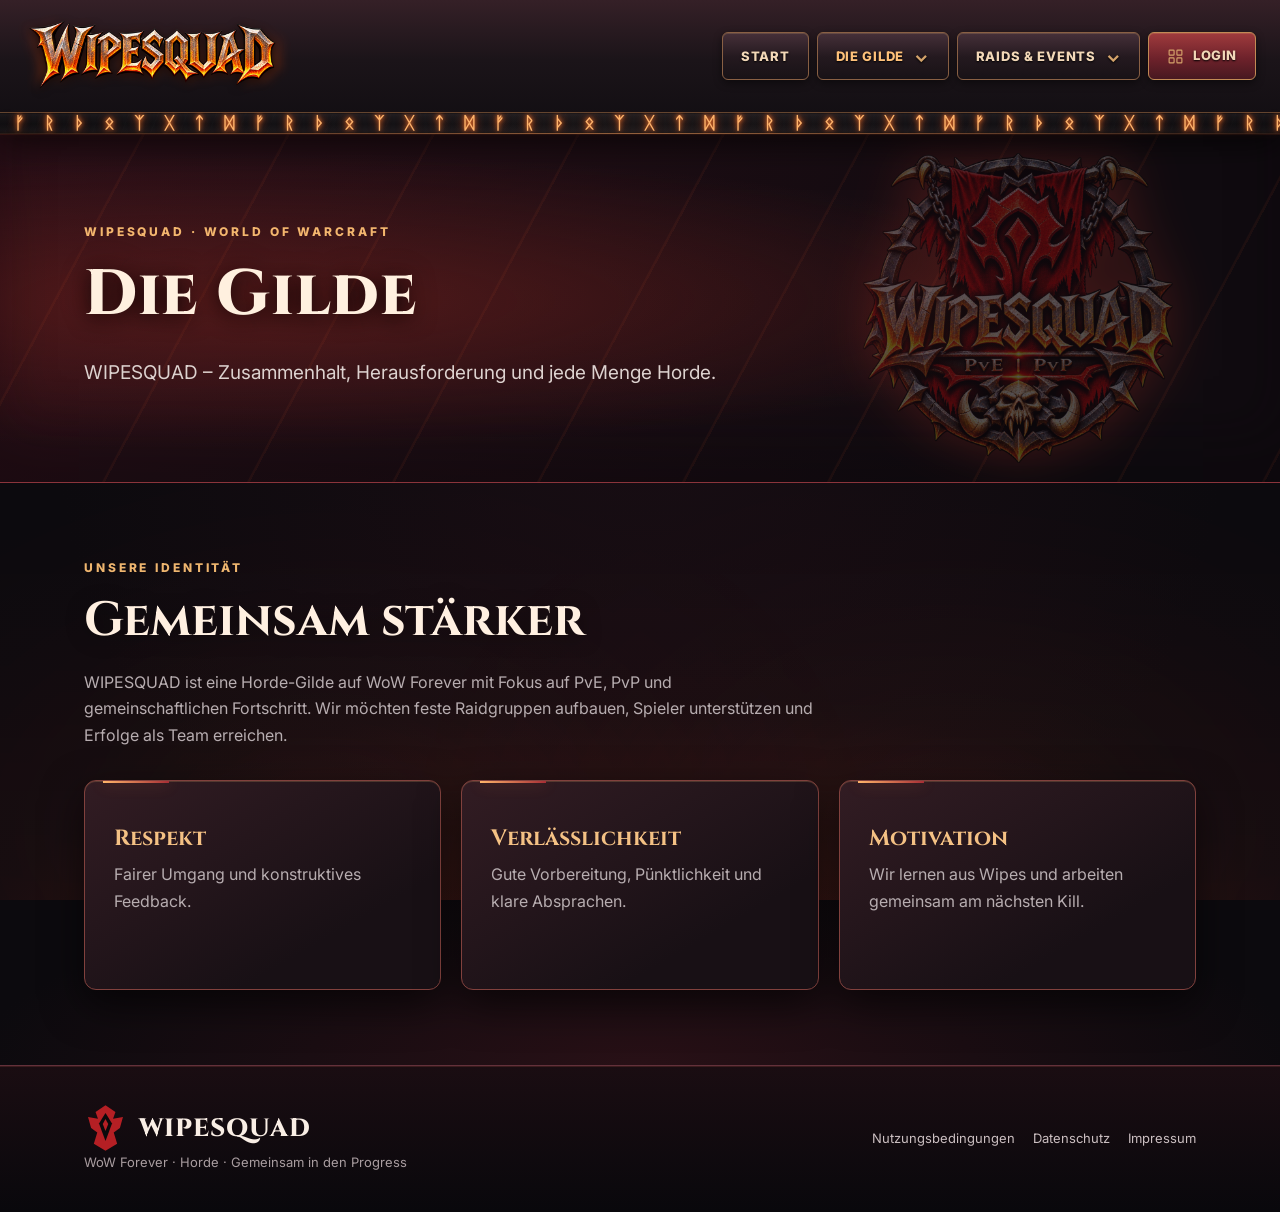
<file: gilde.html>
<!doctype html><html lang="de"><head><meta charset="utf-8"><meta name="viewport" content="width=device-width,initial-scale=1"><meta name="description" content="WIPESQUAD – Horde-Gilde für PvE, PvP und Raidorganisation auf WoW Forever."><title>Die Gilde | WIPESQUAD</title><link rel="icon" href="assets/crest.svg" type="image/svg+xml"><link rel="stylesheet" href="style.css"><link rel="stylesheet" href="unified.css"><script src="site-ui.js" defer></script><link rel="stylesheet" href="horde-epic.css"></head><body><header><div class="wrap nav"><a class="brand" href="index.html"><img src="assets/crest.svg" alt="">WIPESQUAD</a><button class="nav-toggle" aria-label="Menü öffnen">☰ Menü</button><nav><a href="index.html">Start</a><a href="gilde.html">Die Gilde</a><a href="raidkader.html">Raidkader</a><a href="dashboard.html">Live-Dashboard</a><a href="anmeldung.html">Anmeldung</a><a href="raidbot.html">Raidbot</a><a href="kontakt.html">Kontakt</a></nav></div></header><main><div class="page-hero"><div class="wrap"><div class="eyebrow">WIPESQUAD · WORLD OF WARCRAFT</div><h1>Die Gilde</h1><p class="lead">WIPESQUAD – Zusammenhalt, Herausforderung und jede Menge Horde.</p></div></div><section><div class="wrap"><div class="eyebrow">Unsere Identität</div><h2 class="section-title">Gemeinsam stärker</h2><p class="section-intro">WIPESQUAD ist eine Horde-Gilde auf WoW Forever mit Fokus auf PvE, PvP und gemeinschaftlichen Fortschritt. Wir möchten feste Raidgruppen aufbauen, Spieler unterstützen und Erfolge als Team erreichen.</p><div class="grid"><div class="card"><h3>Respekt</h3><p>Fairer Umgang und konstruktives Feedback.</p></div><div class="card"><h3>Verlässlichkeit</h3><p>Gute Vorbereitung, Pünktlichkeit und klare Absprachen.</p></div><div class="card"><h3>Motivation</h3><p>Wir lernen aus Wipes und arbeiten gemeinsam am nächsten Kill.</p></div></div></div></section></main><footer><div class="wrap footer-inner"><div><a class="brand" href="index.html"><img src="assets/crest.svg" alt="">WIPESQUAD</a><div class="small">WoW Forever · Horde · Gemeinsam in den Progress</div></div><div class="footer-links"><a href="nutzungsbedingungen.html">Nutzungsbedingungen</a><a href="datenschutz.html">Datenschutz</a><a href="impressum.html">Impressum</a></div></div></footer><script src="script.js"></script></body></html>
</file>
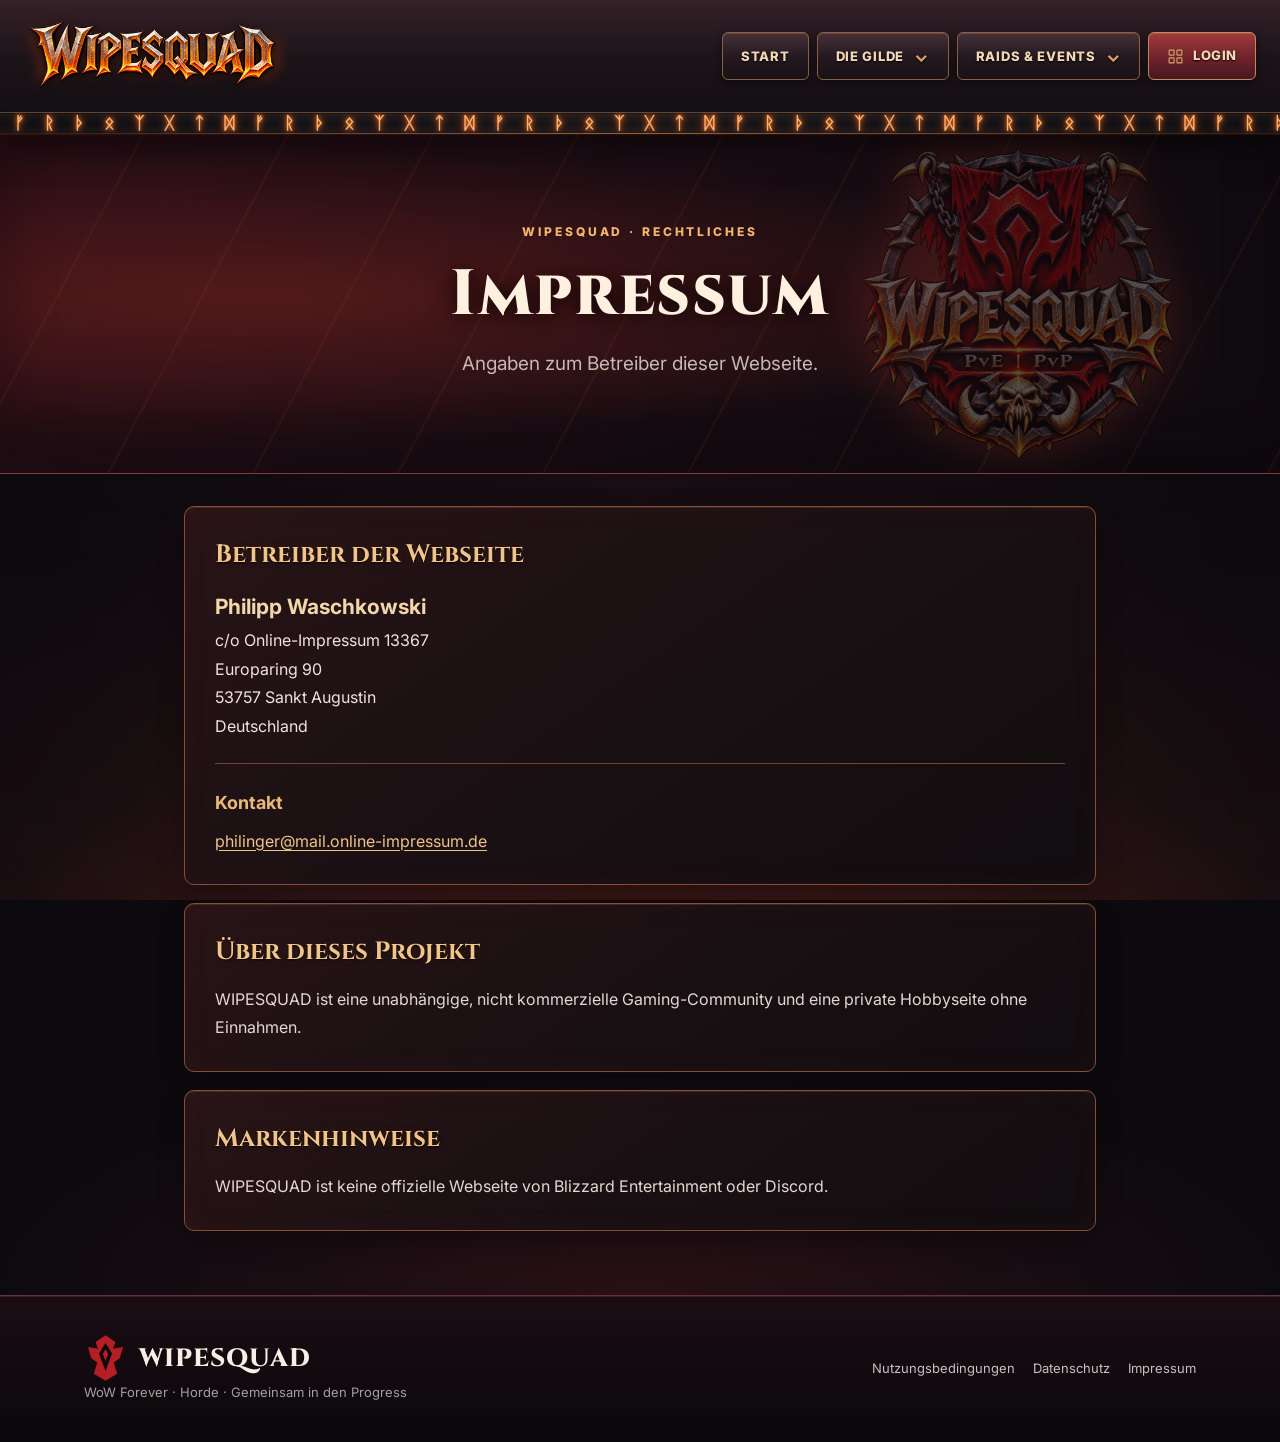
<file: impressum.html>
<!DOCTYPE html>

<html lang="de"><head><meta charset="utf-8"/><meta content="width=device-width,initial-scale=1" name="viewport"/><meta content="WIPESQUAD – Horde-Gilde für PvE, PvP und Raidorganisation auf WoW Forever." name="description"/><title>Impressum | WIPESQUAD</title><link href="assets/crest.svg" rel="icon" type="image/svg+xml"/><link href="style.css" rel="stylesheet"/><link href="unified.css" rel="stylesheet"/><script defer="" src="site-ui.js"></script><link href="horde-epic.css" rel="stylesheet"/><link href="rechtliches.css" rel="stylesheet"/></head><body class="ws-legal-page"><header><div class="wrap nav"><a class="brand" href="index.html"><img alt="" src="assets/crest.svg"/>WIPESQUAD</a><button aria-label="Menü öffnen" class="nav-toggle">☰ Menü</button><nav><a href="index.html">Start</a><a href="gilde.html">Die Gilde</a><a href="raidkader.html">Raidkader</a><a href="anmeldung.html">Anmeldung</a><a href="raidbot.html">Raidbot</a><a href="kontakt.html">Kontakt</a></nav></div></header><main><div class="page-hero"><div class="wrap"><div class="eyebrow">WIPESQUAD · RECHTLICHES</div><h1>Impressum</h1><p class="lead">Angaben zum Betreiber dieser Webseite.</p></div></div><section class="ws-legal-content"><div class="wrap legal ws-legal"><div class="ws-legal-card ws-contact"><h2>Betreiber der Webseite</h2><address><strong>Philipp Waschkowski</strong><br/>c/o Online-Impressum 13367<br/>Europaring 90<br/>53757 Sankt Augustin<br/>Deutschland</address><div class="ws-contact-mail"><h3>Kontakt</h3><a href="mailto:philinger@mail.online-impressum.de">philinger@mail.online-impressum.de</a></div></div><div class="ws-legal-card"><h2>Über dieses Projekt</h2><p>WIPESQUAD ist eine unabhängige, nicht kommerzielle Gaming-Community und eine private Hobbyseite ohne Einnahmen.</p></div><div class="ws-legal-card"><h2>Markenhinweise</h2><p>WIPESQUAD ist keine offizielle Webseite von Blizzard Entertainment oder Discord.</p></div></div></section></main><footer><div class="wrap footer-inner"><div><a class="brand" href="index.html"><img alt="" src="assets/crest.svg"/>WIPESQUAD</a><div class="small">WoW Forever · Horde · Gemeinsam in den Progress</div></div><div class="footer-links"><a href="nutzungsbedingungen.html">Nutzungsbedingungen</a><a href="datenschutz.html">Datenschutz</a><a href="impressum.html">Impressum</a></div></div></footer><script src="script.js"></script></body></html>
</file>
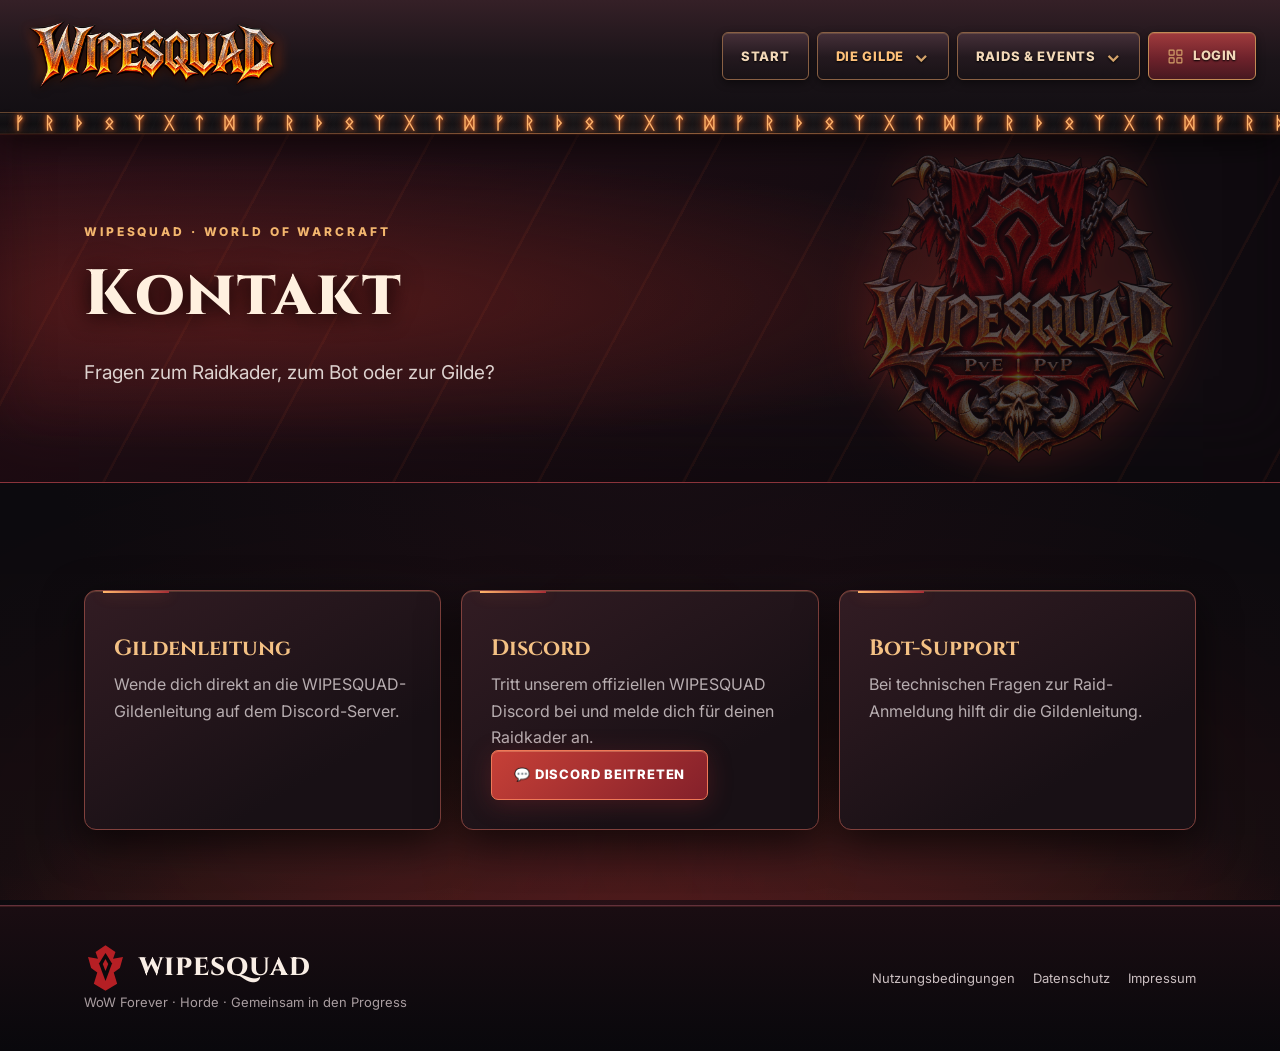
<file: kontakt.html>
<!doctype html><html lang="de"><head><meta charset="utf-8"><meta name="viewport" content="width=device-width,initial-scale=1"><meta name="description" content="WIPESQUAD – Horde-Gilde für PvE, PvP und Raidorganisation auf WoW Forever."><title>Kontakt | WIPESQUAD</title><link rel="icon" href="assets/crest.svg" type="image/svg+xml"><link rel="stylesheet" href="style.css"><link rel="stylesheet" href="unified.css"><script src="site-ui.js" defer></script><link rel="stylesheet" href="horde-epic.css"></head><body><header><div class="wrap nav"><a class="brand" href="index.html"><img src="assets/crest.svg" alt="">WIPESQUAD</a><button class="nav-toggle" aria-label="Menü öffnen">☰ Menü</button><nav><a href="index.html">Start</a><a href="gilde.html">Die Gilde</a><a href="raidkader.html">Raidkader</a><a href="dashboard.html">Live-Dashboard</a><a href="anmeldung.html">Anmeldung</a><a href="raidbot.html">Raidbot</a><a href="kontakt.html">Kontakt</a></nav></div></header><main><div class="page-hero"><div class="wrap"><div class="eyebrow">WIPESQUAD · WORLD OF WARCRAFT</div><h1>Kontakt</h1><p class="lead">Fragen zum Raidkader, zum Bot oder zur Gilde?</p></div></div><section><div class="wrap"><div class="grid"><div class="card"><h3>Gildenleitung</h3><p>Wende dich direkt an die WIPESQUAD-Gildenleitung auf dem Discord-Server.</p></div><div class="card"><h3>Discord</h3><p>Tritt unserem offiziellen WIPESQUAD Discord bei und melde dich für deinen Raidkader an.</p><p><a class="btn discord-btn" href="https://discord.gg/Wipesquadforever" target="_blank" rel="noopener noreferrer">💬 Discord beitreten</a></p></div><div class="card"><h3>Bot-Support</h3><p>Bei technischen Fragen zur Raid-Anmeldung hilft dir die Gildenleitung.</p></div></div></div></section></main><footer><div class="wrap footer-inner"><div><a class="brand" href="index.html"><img src="assets/crest.svg" alt="">WIPESQUAD</a><div class="small">WoW Forever · Horde · Gemeinsam in den Progress</div></div><div class="footer-links"><a href="nutzungsbedingungen.html">Nutzungsbedingungen</a><a href="datenschutz.html">Datenschutz</a><a href="impressum.html">Impressum</a></div></div></footer><script src="script.js"></script></body></html>
</file>
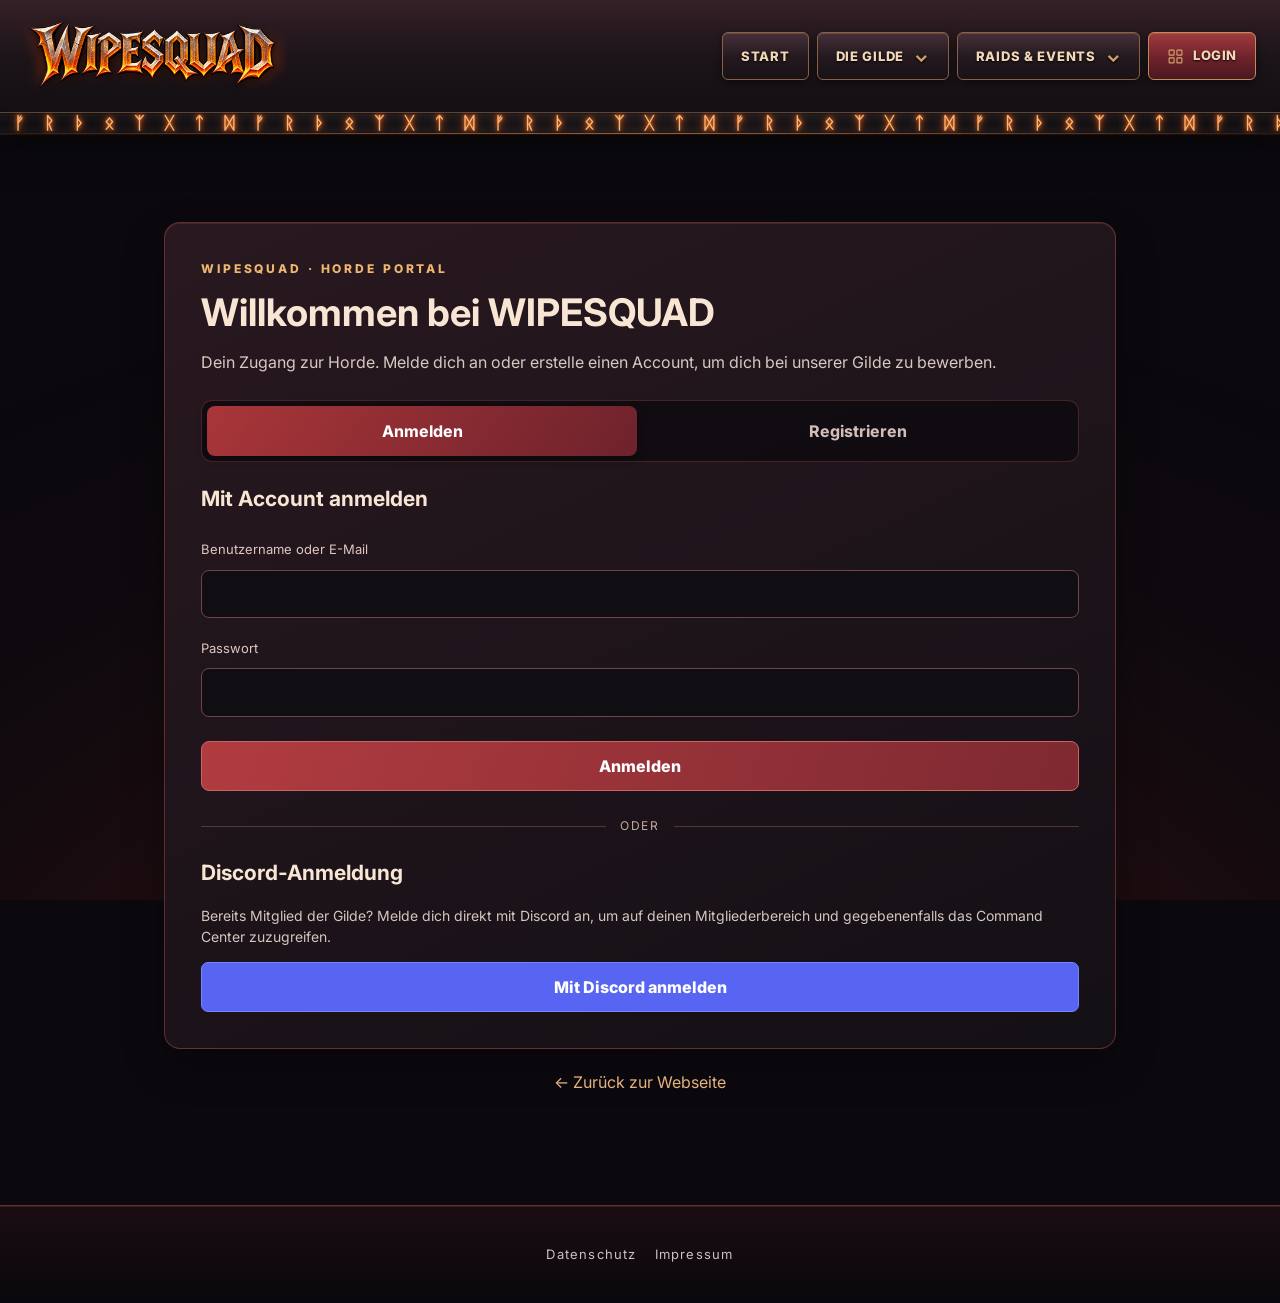
<file: login.html>
<!doctype html><html lang="de"><head><meta charset="utf-8"><meta name="viewport" content="width=device-width,initial-scale=1"><meta name="referrer" content="no-referrer"><title>WIPESQUAD · Discord Login</title><link rel="stylesheet" href="admin.css?v=9"><script src="dashboard-config.js"></script><script src="login.js" defer></script><script src="account.js" defer></script><link rel="stylesheet" href="style.css"><link rel="stylesheet" href="unified.css"><script src="site-ui.js" defer></script><link rel="stylesheet" href="horde-epic.css"><link rel="stylesheet" href="auth-tabs.css"></head><body class="portal-page"><header><div class="wrap nav"><a class="brand" href="index.html"><img src="assets/crest.svg" alt="">WIPESQUAD</a><button class="nav-toggle" aria-label="Menü öffnen">☰ Menü</button><nav><a href="index.html">Start</a><a href="gilde.html">Die Gilde</a><a href="raidkader.html">Raidkader</a><a href="dashboard.html">Live-Dashboard</a><a href="anmeldung.html">Anmeldung</a><a href="raidbot.html">Raidbot</a><a href="kontakt.html">Kontakt</a></nav></div></header><main class="ws-auth-main"><section class="panel ws-auth-panel"><div class="eyebrow">WIPESQUAD · HORDE PORTAL</div><h1>Willkommen bei WIPESQUAD</h1><p class="ws-auth-intro">Dein Zugang zur Horde. Melde dich an oder erstelle einen Account, um dich bei unserer Gilde zu bewerben.</p><div class="ws-auth-tabs" role="tablist" aria-label="Account-Zugang"><button type="button" class="ws-auth-tab active" id="tab-login" role="tab" aria-selected="true" aria-controls="pane-login">Anmelden</button><button type="button" class="ws-auth-tab" id="tab-register" role="tab" aria-selected="false" aria-controls="pane-register">Registrieren</button></div><div id="pane-login" role="tabpanel" aria-labelledby="tab-login"><h2>Mit Account anmelden</h2><form id="account-login-form"><label for="identifier">Benutzername oder E-Mail</label><input id="identifier" required autocomplete="username"><label for="login-password">Passwort</label><input id="login-password" type="password" required autocomplete="current-password"><button type="submit" class="ws-auth-primary">Anmelden</button></form></div><div id="pane-register" role="tabpanel" aria-labelledby="tab-register" hidden><h2>Account erstellen</h2><form id="register-form"><label for="username">Benutzername</label><input id="username" required minlength="3" maxlength="24" autocomplete="username"><label for="email">E-Mail</label><input id="email" type="email" required autocomplete="email"><label for="password">Passwort (mindestens 12 Zeichen)</label><input id="password" type="password" required minlength="12" autocomplete="new-password"><button type="submit" class="ws-auth-primary">Account erstellen</button></form></div><p id="account-message" role="status" aria-live="polite"></p><div class="ws-auth-divider"><span>ODER</span></div><div class="ws-auth-discord"><h2>Discord-Anmeldung</h2><p>Bereits Mitglied der Gilde? Melde dich direkt mit Discord an, um auf deinen Mitgliederbereich und gegebenenfalls das Command Center zuzugreifen.</p><p id="message" role="status"></p><button id="login" class="ws-auth-discord-button" type="button">Mit Discord anmelden</button><div id="logged" hidden><p id="who"></p><a href="mitglied.html">Mein Mitgliederbereich</a><p><a id="admin-link" href="admin.html" hidden>Raidleitung öffnen</a></p><button id="logout" type="button">Abmelden</button></div></div></section><p class="ws-auth-back"><a href="index.html">← Zurück zur Webseite</a></p></main><script src="auth-tabs.js" defer></script></body></html>
</file>
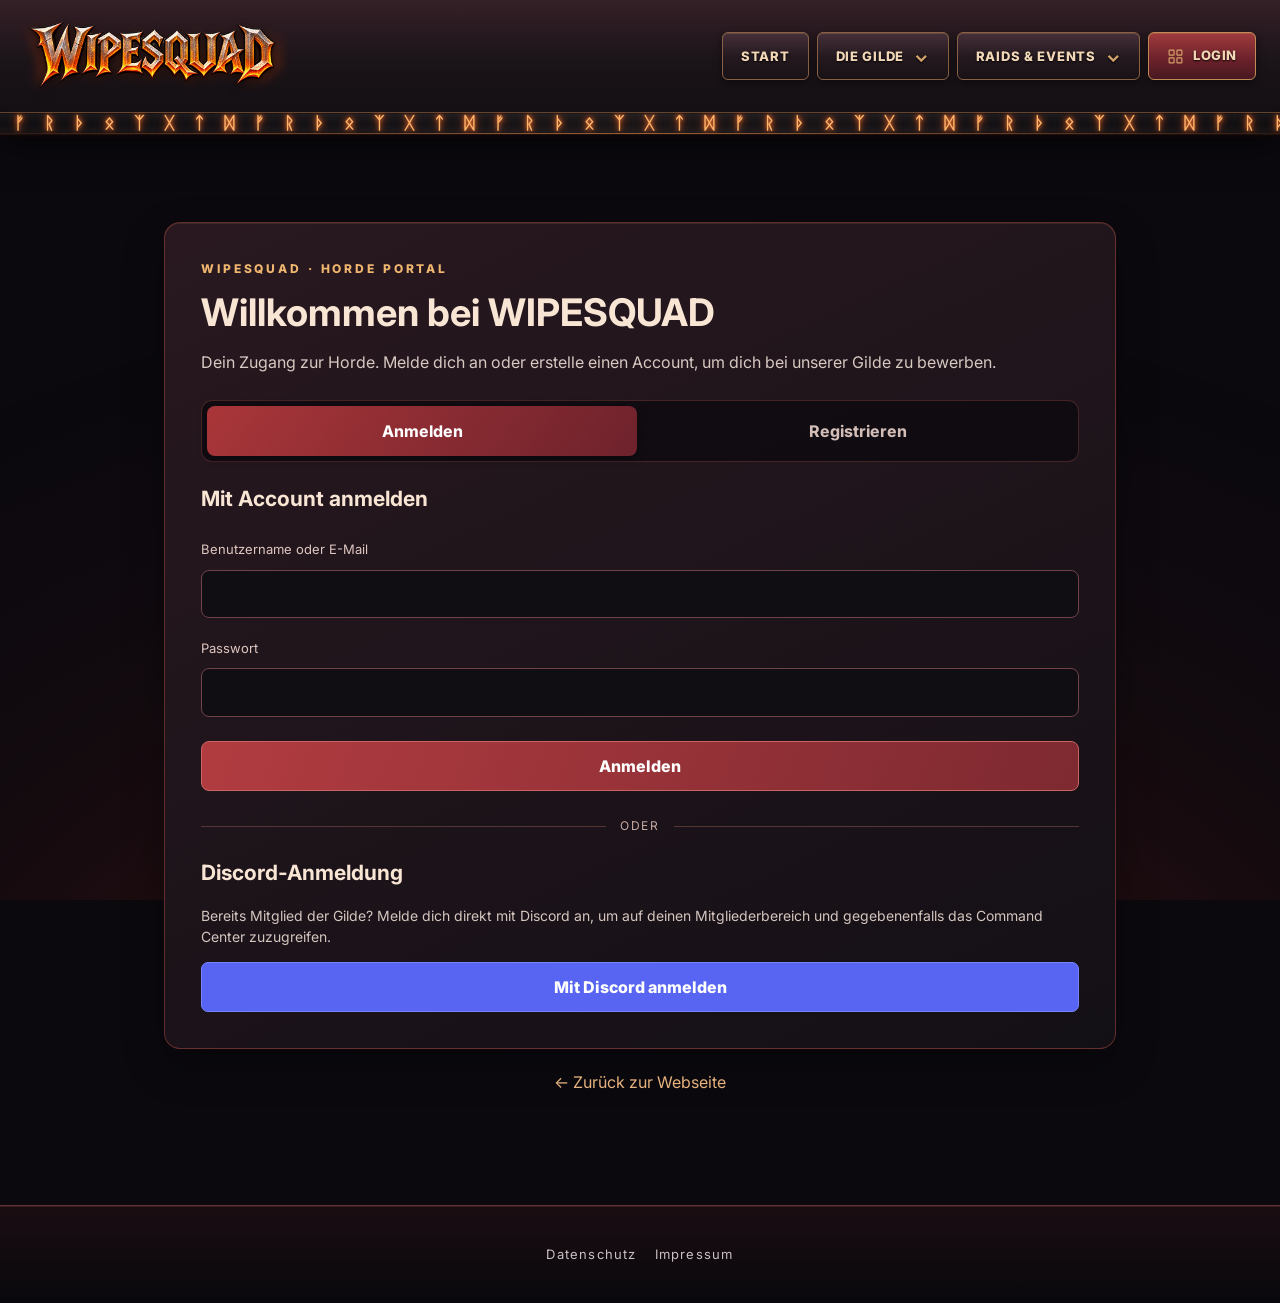
<file: mitglied.html>
<!DOCTYPE html>

<html lang="de"><head><meta charset="utf-8"/><meta content="width=device-width,initial-scale=1" name="viewport"/><meta content="no-referrer" name="referrer"/><title>WIPESQUAD · Mein Gildenbereich</title><link href="admin.css?v=9" rel="stylesheet"/><script src="dashboard-config.js"></script><script>if(sessionStorage.getItem("ws_account_session")||sessionStorage.getItem("ws_session")){const s=document.createElement("script");s.src="mitglied.js?v=603";s.defer=true;document.head.append(s)}</script><script>if(sessionStorage.getItem("ws_account_session")){let s=document.createElement("script");s.src="account-portal.js?v=528";s.defer=true;document.head.append(s)}</script><style>body:not(.discord-logged) #discord-member-area{display:none!important} body:not(.account-logged) #account-application .ws-application-form{display:none}</style><script>document.addEventListener("DOMContentLoaded",()=>{if(sessionStorage.getItem("ws_session"))document.body.classList.add("discord-logged");if(sessionStorage.getItem("ws_account_session"))document.body.classList.add("account-logged");if(!sessionStorage.getItem("ws_session")&&!sessionStorage.getItem("ws_account_session"))location.href="login.html"})</script><link href="style.css" rel="stylesheet"/><link href="unified.css" rel="stylesheet"/><script defer="" src="site-ui.js"></script><link href="horde-epic.css" rel="stylesheet"/><link href="member-dashboard.css?v=3" rel="stylesheet"/><link href="armory.css?v=1" rel="stylesheet"/><script defer="" src="armory.js?v=21"></script><script defer="" src="guild-membership.js?v=531"></script><script defer="" src="guild-badges.js?v=530"></script><link href="character-cards.css?v=32" rel="stylesheet"/><link href="guild-hub.css?v=1" rel="stylesheet"/><link href="guild-membership.css?v=53" rel="stylesheet"/><link href="guild-badges.css?v=54" rel="stylesheet"/><link href="member-polish-v511.css?v=3" rel="stylesheet"/><link href="member-v512.css?v=1" rel="stylesheet"/><link href="member-nav-right.css?v=1" rel="stylesheet"/><script defer="True" src="member-nav-right.js?v=1"></script><style>.ws-discord-privacy{margin-top:12px;padding:12px 14px;border:1px solid rgba(180,180,180,.22);border-radius:10px;max-width:100%}.ws-discord-privacy summary{cursor:pointer;font-weight:650}.ws-discord-privacy p{line-height:1.55;margin:10px 0}.ws-discord-privacy small{opacity:.8}</style><link href="member-equal-cards-v530.css?v=530" rel="stylesheet"/><link href="member-dashboard-polish-v531.css?v=531" rel="stylesheet"/><style>#ws-account-admin[hidden]{display:none!important}#ws-account-admin summary{cursor:pointer;font-weight:700}#ws-account-admin .ws-admin-accordion-content{padding:12px 0}</style><link href="raidkader-v541.css?v=541" rel="stylesheet"/><script defer="" src="member-roster-v542.js?v=542"></script><link href="calendar.css?v=6.6" rel="stylesheet"/><script defer="" src="calendar.js?v=641"></script><link href="member-compact-v6.css?v=641" rel="stylesheet"/><script defer="True" src="member-compact-v6.js?v=641"></script></head><body class="portal-page"><header><div class="wrap nav"><a class="brand" href="index.html"><img alt="" src="assets/crest.svg"/>WIPESQUAD</a><button aria-label="Menü öffnen" class="nav-toggle">☰ Menü</button><nav><a href="index.html">Start</a><a href="gilde.html">Die Gilde</a><a href="raidkader.html">Raidkader</a><a href="dashboard.html">Live-Dashboard</a><a href="anmeldung.html">Anmeldung</a><a href="raidbot.html">Raidbot</a><a href="kontakt.html">Kontakt</a></nav></div></header><main class="ws-member-dashboard ws-compact-dashboard rc41-dashboard"><section class="panel" id="ws-account-bar"><div class="rc4-identity"><span class="rc4-avatar">⚔</span><div><strong id="rc4-name">Mein Gildenportal</strong><small id="rc4-discord">Accountverwaltung</small></div></div><details id="ws-account-dropdown"><summary>Mein Account</summary><section class="panel ws-profile" id="account-main"><div class="ws-kicker">WIPESQUAD · HORDE PORTAL</div><h1>Mein Account</h1><p class="ws-subtitle">Deine Accountverwaltung, Discord-Verknüpfung und Sicherheit.</p><div class="ws-profile-header"><div aria-hidden="true" class="ws-avatar">⚔</div><div><h2>Mein Account</h2><p id="account-who"></p></div></div><p aria-live="polite" id="account-status" role="status"></p><div hidden="" id="ws-account-required"><p>Du bist über Discord angemeldet. Für eine Gildenbewerbung melde dich zusätzlich mit deinem WIPESQUAD-Account an.</p><a class="ws-hint-button" href="login.html">Mit WIPESQUAD-Account anmelden</a></div><div class="ws-link-box"><div><h2>Discord-Verknüpfung</h2><p id="discord-status"></p><small>Verbinde deinen Discord-Account für die Gildenfunktionen.</small></div><div class="ws-actions"><button id="link-discord">Discord verknüpfen</button><button hidden="" id="unlink-discord">Verknüpfung aufheben</button></div><details class="ws-discord-privacy" id="ws-discord-privacy"><summary>🔒 Datenschutz &amp; Verknüpfungshistorie</summary><p>Wenn du die Discord-Verknüpfung aufhebst, bleiben deine bisher gespeicherten Charaktere und Raid-Daten erhalten. Frühere Discord-IDs bleiben deinem WIPESQUAD-Account zugeordnet, damit diese Daten beim späteren Löschen des Website-Accounts gefunden und entfernt werden können.</p><p aria-live="polite" id="ws-discord-history-count">Verknüpfungshistorie wird geladen …</p><small>Diese Information wird nur in deinem angemeldeten Accountbereich angezeigt. Die Verknüpfungshistorie ist nicht öffentlich.</small></details></div><details class="ws-password-panel ws-feature-card" id="ws-password-panel" style=""><summary>🔐  Passwort &amp; Sicherheit</summary><p>Nach der Änderung werden alle WIPESQUAD-Account-Sitzungen abgemeldet.</p><form id="ws-password-change-form"><label>Aktuelles Passwort<input autocomplete="current-password" id="ws-current-password" maxlength="128" required="" type="password"/></label><label>Neues Passwort<input autocomplete="new-password" id="ws-new-password" maxlength="128" minlength="12" required="" type="password"/></label><label>Neues Passwort bestätigen<input autocomplete="new-password" id="ws-confirm-password" maxlength="128" minlength="12" required="" type="password"/></label><button type="submit">Passwort ändern</button><p aria-live="polite" id="ws-password-status" role="status"></p></form></details><details class="ws-password-panel ws-feature-card" id="ws-privacy-panel"><summary>🔒 Meine Daten &amp; Account löschen</summary><p>Du kannst deine gespeicherten Account- und Gildendaten als JSON-Datei herunterladen.</p><button id="ws-export-data" type="button">Meine Daten herunterladen</button><p><strong>Account dauerhaft löschen</strong></p><p>Diese Aktion kann nicht rückgängig gemacht werden. Einige Daten in Backups, Discord-Nachrichten und externen Diensten können weiterhin bestehen.</p><form id="ws-delete-account-form"><label>Aktuelles Passwort<input autocomplete="current-password" id="ws-delete-password" maxlength="128" required="" type="password"/></label><label>Zur Bestätigung exakt ACCOUNT LOESCHEN eingeben<input autocomplete="off" id="ws-delete-confirmation" required="" type="text"/></label><button class="danger" type="submit">Account dauerhaft löschen</button></form><p aria-live="polite" id="ws-privacy-status" role="status"></p></details><details class="ws-account-admin ws-feature-card ws-admin-accordion" hidden="" id="ws-account-admin"><summary>🛡 Gildenverwaltung</summary><div class="ws-admin-accordion-content"><p>Verwaltung für berechtigte Gildenränge.</p><a class="ws-hint-button" href="admin.html" id="ws-account-admin-button">⚔ Gildenverwaltung öffnen</a></div></details><div class="ws-account-footer ws-hub-footer"><button class="ws-secondary-button" id="account-logout">Account abmelden</button></div></section></details></section><div id="rc41-row"><div id="rc41-left"><div class="ws-quick-links" id="ws-quick-links"><a href="dashboard.html"><span>⚔️</span><strong>Live-Raids</strong><small>Raidstatus ansehen</small></a><a href="raidkader.html"><span>🛡️</span><strong>Raidkader</strong><small>Aufstellung &amp; Plätze</small></a><a href="anmeldung.html"><span>📅</span><strong>Events</strong><small>Termine entdecken</small></a></div><section class="panel ws-apply" id="account-application"><div class="ws-kicker">DEIN WEG IN DIE GILDE</div><h2>Für WIPESQUAD bewerben</h2><p class="ws-subtitle">Erzähl uns von deinem Charakter und deinem Spielstil.</p><div hidden="" id="ws-apply-required"><p>Für das Absenden und Anzeigen deiner Bewerbungen ist ein WIPESQUAD-Account erforderlich.</p><a class="ws-hint-button" href="login.html">Zum Account-Login</a></div><form class="ws-application-form" id="application-form"><label>Charaktername<input id="character_name" maxlength="32" minlength="2" required=""/></label><label>Klasse<select id="class_name"><option>Krieger</option><option>Paladin</option><option>Jäger</option><option>Schurke</option><option>Priester</option><option>Schamane</option><option>Magier</option><option>Hexenmeister</option><option>Druide</option></select></label><label>Spezialisierung<input id="application_spec" maxlength="50" required=""/></label><label>Schwerpunkt<select id="focus"><option>PvE &amp; PvP</option><option>PvE</option><option>PvP</option></select></label><label>Deine Vorstellung<textarea id="introduction" maxlength="1500" minlength="20" required="" rows="5"></textarea></label><button type="submit">Bewerbung absenden</button></form><div class="ws-application-history"><h2>Meine Bewerbungen</h2><div aria-live="polite" id="applications"></div></div></section></div><div id="rc41-right"><section class="panel calendar-section" hidden="" id="raidkalender"><div class="calendar-inner"><div class="calendar-heading"><div><div class="overline">WIPESQUAD · RAIDPLANUNG</div><h2>📅 Kommende Raidtermine</h2><p>Anmeldungen direkt auf der Homepage beim jeweiligen Raid</p></div><button class="calendar-join" id="calendar-refresh" type="button">↻ TERMINE AKTUALISIEREN</button></div><p aria-live="polite" class="calendar-status" id="calendar-status" role="status">Raidkalender wird geladen …</p><div class="calendar-grid" id="calendar-events"><p class="loading-placeholder">Lade Raidtermine …</p></div></div></section></div></div><section class="panel ws-armory-feature ws-discord-characters" id="discord-characters-area"><div class="ws-kicker">CHARAKTERE · ARMORY</div><h2>Meine Armory</h2><p class="ws-subtitle">Deine Charaktere, Ausrüstung und Werte an einem Ort.</p><div class="ws-armory-login-hint" hidden="" id="ws-armory-login-hint"><strong>Gildenfreigabe erforderlich</strong><p>Deine Armory wird über deinen verknüpften WIPESQUAD-Account oder eine Discord-Anmeldung geladen. Prüfe die Discord-Verknüpfung und deine Mitgliedschaft auf dem Gildenserver.</p><a href="login.html">Anmeldung prüfen ↗</a></div><p aria-live="polite" id="status" role="status"></p><p hidden="" id="ws-guild-error" role="alert"></p><span hidden="" id="who"></span><a hidden="" href="admin.html" id="admin-link">Gildenverwaltung</a><div id="characters"></div><div class="ws-character-editor" id="ws-character-editor"><label>Charaktername<input id="name" maxlength="32"/></label><label>Klasse<select id="class"></select></label><label>Spezialisierung<select id="spec"></select></label><button id="save">Charakter speichern</button></div></section><section class="panel ws-account-hint" hidden="" id="account-login-hint"><div class="ws-kicker">WIPESQUAD · DEIN GILDENPORTAL</div><h1>Mein Gilden-Dashboard</h1><h2>Gildenbewerbung &amp; Account</h2><p>Du bist gerade über Discord angemeldet. Um dich für WIPESQUAD zu bewerben und deine Bewerbungen einzusehen, melde dich zusätzlich mit deinem WIPESQUAD-Account an.</p><p>Deine Discord-Charaktere und die Armory bleiben hier weiterhin verfügbar.</p><a class="ws-hint-button" href="login.html">Zum WIPESQUAD-Account-Login</a></section></main><script>document.addEventListener('DOMContentLoaded',function(){const account=!!sessionStorage.getItem('ws_account_session');const discord=!!sessionStorage.getItem('ws_session');const hint=document.getElementById('account-login-hint');if(hint)hint.hidden=true;for(const id of ['ws-account-required','ws-apply-required']){const el=document.getElementById(id);if(el)el.hidden=account;}const link=document.querySelector('.ws-link-box');if(link&&!account)link.hidden=true;const logout=document.getElementById('account-logout');if(logout&&!account)logout.hidden=true;const pw=document.getElementById("ws-password-panel");if(pw&&!account)pw.hidden=true;const privacy=document.getElementById("ws-privacy-panel");if(privacy&&!account)privacy.hidden=true;const history=document.querySelector('.ws-application-history');if(history&&!account)history.hidden=true;});</script><script>document.addEventListener('DOMContentLoaded',()=>{const d=!!sessionStorage.getItem('ws_session');const n=document.getElementById('ws-discord-feature-notice');if(n)n.hidden=d;});</script><script>document.addEventListener('DOMContentLoaded',()=>{
  const hint=document.getElementById('ws-armory-login-hint');
  const editor=document.getElementById('ws-character-editor');
  const chars=document.getElementById('characters');
  const error=document.getElementById('ws-guild-error');
  const sync=()=>{
    const allowed=document.body.classList.contains('discord-logged');
    if(hint)hint.hidden=allowed;
    if(editor)editor.hidden=!allowed;
    if(!allowed && chars && !chars.children.length)chars.textContent='Deine Charaktere werden nach erfolgreicher Gildenprüfung geladen.';
    if(allowed && error)error.hidden=true;
  };
  sync();
  new MutationObserver(sync).observe(document.body,{attributes:true,attributeFilter:['class']});
});</script><link href="member-badges-compact.css?v=530" rel="stylesheet"/><script defer="" src="member-badges-compact.js?v=1"></script></body></html>
</file>
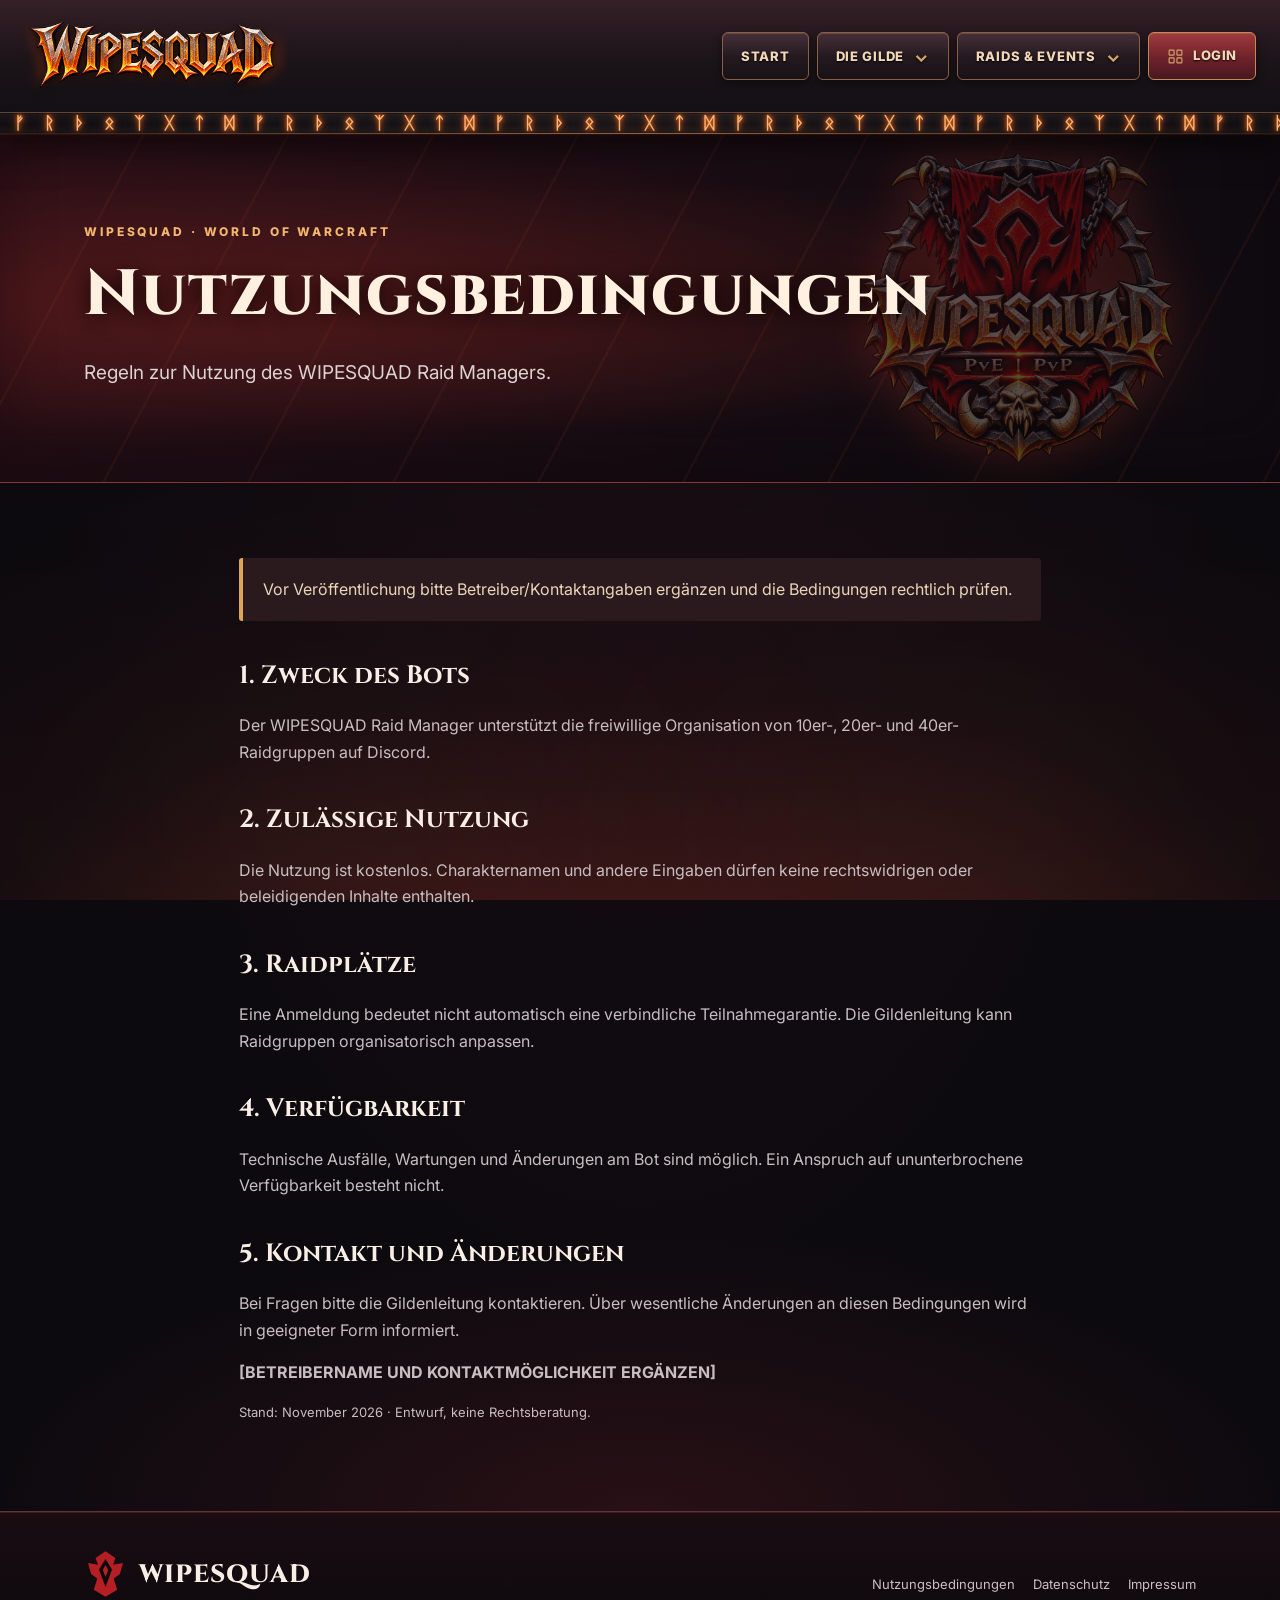
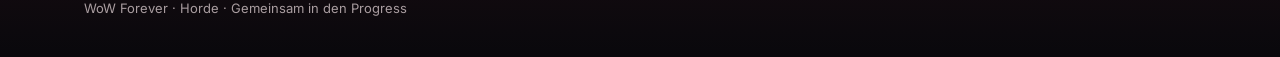
<file: nutzungsbedingungen.html>
<!doctype html><html lang="de"><head><meta charset="utf-8"><meta name="viewport" content="width=device-width,initial-scale=1"><meta name="description" content="WIPESQUAD – Horde-Gilde für PvE, PvP und Raidorganisation auf WoW Forever."><title>Nutzungsbedingungen | WIPESQUAD</title><link rel="icon" href="assets/crest.svg" type="image/svg+xml"><link rel="stylesheet" href="style.css"><link rel="stylesheet" href="unified.css"><script src="site-ui.js" defer></script><link rel="stylesheet" href="horde-epic.css"></head><body><header><div class="wrap nav"><a class="brand" href="index.html"><img src="assets/crest.svg" alt="">WIPESQUAD</a><button class="nav-toggle" aria-label="Menü öffnen">☰ Menü</button><nav><a href="index.html">Start</a><a href="gilde.html">Die Gilde</a><a href="raidkader.html">Raidkader</a><a href="anmeldung.html">Anmeldung</a><a href="raidbot.html">Raidbot</a><a href="kontakt.html">Kontakt</a></nav></div></header><main><div class="page-hero"><div class="wrap"><div class="eyebrow">WIPESQUAD · WORLD OF WARCRAFT</div><h1>Nutzungsbedingungen</h1><p class="lead">Regeln zur Nutzung des WIPESQUAD Raid Managers.</p></div></div><section><div class="wrap legal"><div class="notice">Vor Veröffentlichung bitte Betreiber/Kontaktangaben ergänzen und die Bedingungen rechtlich prüfen.</div><h2>1. Zweck des Bots</h2><p>Der WIPESQUAD Raid Manager unterstützt die freiwillige Organisation von 10er-, 20er- und 40er-Raidgruppen auf Discord.</p><h2>2. Zulässige Nutzung</h2><p>Die Nutzung ist kostenlos. Charakternamen und andere Eingaben dürfen keine rechtswidrigen oder beleidigenden Inhalte enthalten.</p><h2>3. Raidplätze</h2><p>Eine Anmeldung bedeutet nicht automatisch eine verbindliche Teilnahmegarantie. Die Gildenleitung kann Raidgruppen organisatorisch anpassen.</p><h2>4. Verfügbarkeit</h2><p>Technische Ausfälle, Wartungen und Änderungen am Bot sind möglich. Ein Anspruch auf ununterbrochene Verfügbarkeit besteht nicht.</p><h2>5. Kontakt und Änderungen</h2><p>Bei Fragen bitte die Gildenleitung kontaktieren. Über wesentliche Änderungen an diesen Bedingungen wird in geeigneter Form informiert.</p><p class="placeholder">[BETREIBERNAME UND KONTAKTMÖGLICHKEIT ERGÄNZEN]</p><p class="small">Stand: November 2026 · Entwurf, keine Rechtsberatung.</p></div></section></main><footer><div class="wrap footer-inner"><div><a class="brand" href="index.html"><img src="assets/crest.svg" alt="">WIPESQUAD</a><div class="small">WoW Forever · Horde · Gemeinsam in den Progress</div></div><div class="footer-links"><a href="nutzungsbedingungen.html">Nutzungsbedingungen</a><a href="datenschutz.html">Datenschutz</a><a href="impressum.html">Impressum</a></div></div></footer><script src="script.js"></script></body></html>
</file>
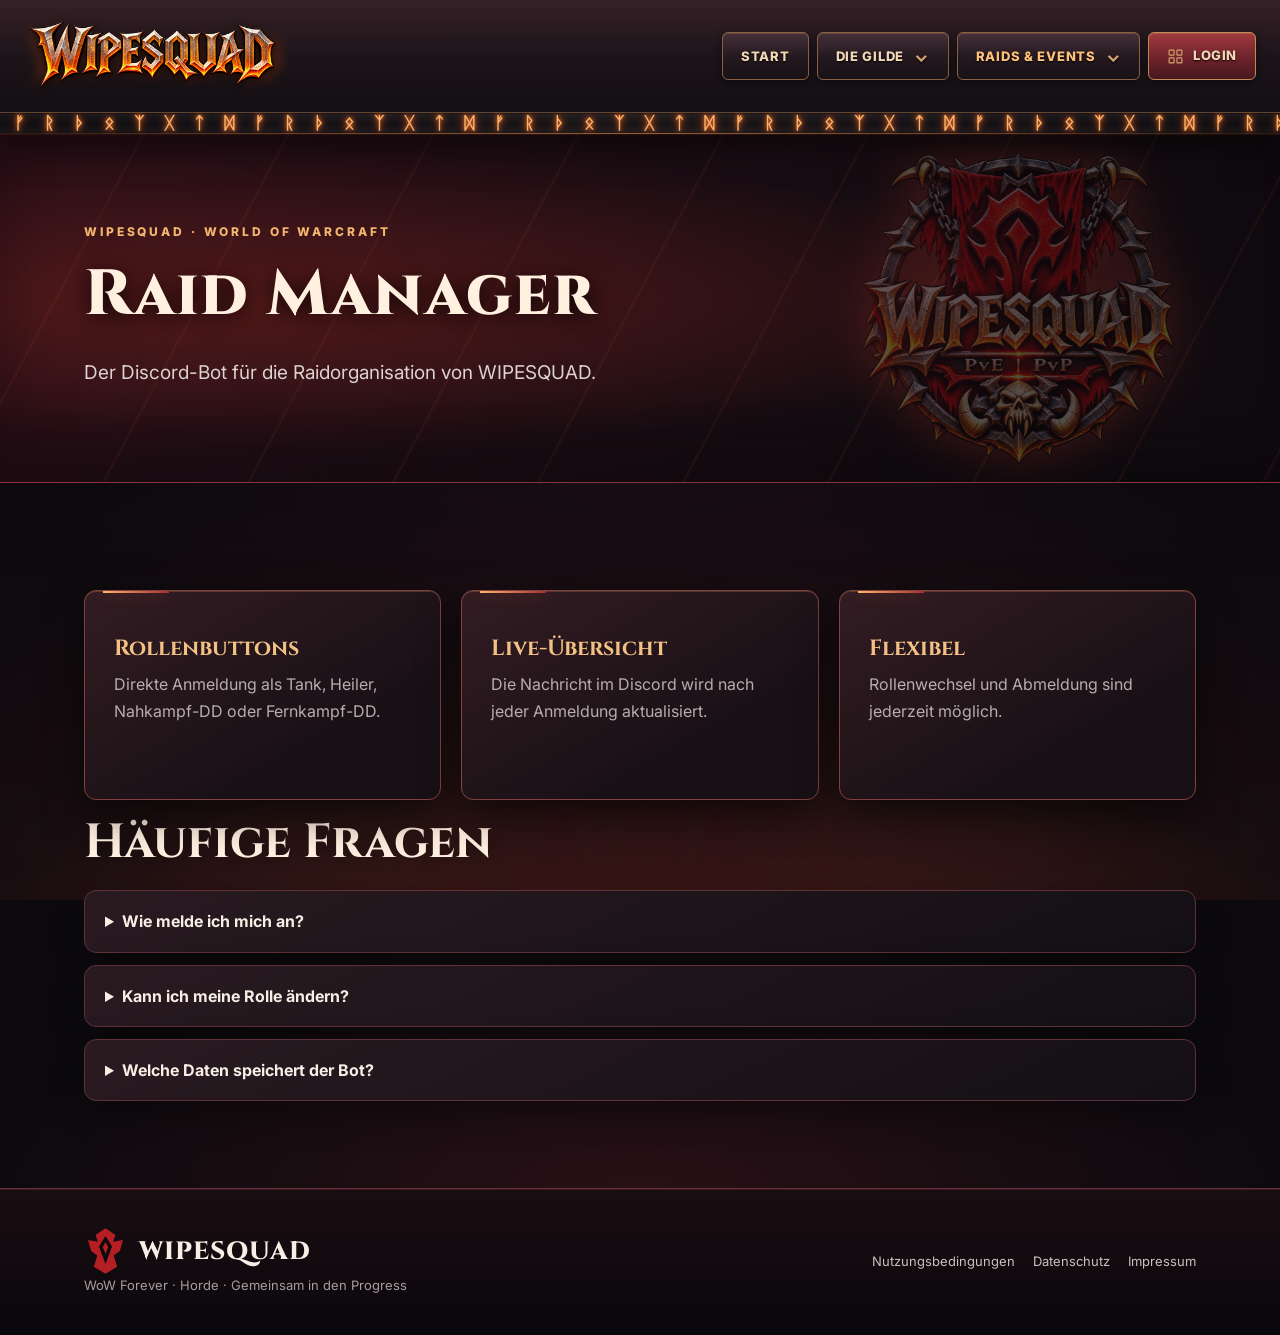
<file: raidbot.html>
<!doctype html><html lang="de"><head><meta charset="utf-8"><meta name="viewport" content="width=device-width,initial-scale=1"><meta name="description" content="WIPESQUAD – Horde-Gilde für PvE, PvP und Raidorganisation auf WoW Forever."><title>Raid Manager | WIPESQUAD</title><link rel="icon" href="assets/crest.svg" type="image/svg+xml"><link rel="stylesheet" href="style.css"><link rel="stylesheet" href="unified.css"><script src="site-ui.js" defer></script><link rel="stylesheet" href="horde-epic.css"></head><body><header><div class="wrap nav"><a class="brand" href="index.html"><img src="assets/crest.svg" alt="">WIPESQUAD</a><button class="nav-toggle" aria-label="Menü öffnen">☰ Menü</button><nav><a href="index.html">Start</a><a href="gilde.html">Die Gilde</a><a href="raidkader.html">Raidkader</a><a href="dashboard.html">Live-Dashboard</a><a href="anmeldung.html">Anmeldung</a><a href="raidbot.html">Raidbot</a><a href="kontakt.html">Kontakt</a></nav></div></header><main><div class="page-hero"><div class="wrap"><div class="eyebrow">WIPESQUAD · WORLD OF WARCRAFT</div><h1>Raid Manager</h1><p class="lead">Der Discord-Bot für die Raidorganisation von WIPESQUAD.</p></div></div><section><div class="wrap"><div class="grid"><div class="card"><h3>Rollenbuttons</h3><p>Direkte Anmeldung als Tank, Heiler, Nahkampf-DD oder Fernkampf-DD.</p></div><div class="card"><h3>Live-Übersicht</h3><p>Die Nachricht im Discord wird nach jeder Anmeldung aktualisiert.</p></div><div class="card"><h3>Flexibel</h3><p>Rollenwechsel und Abmeldung sind jederzeit möglich.</p></div></div><div class="faq"><h2 class="section-title">Häufige Fragen</h2><details><summary>Wie melde ich mich an?</summary><p>Im Discord den gewünschten Raidkader öffnen, Rolle auswählen und Charakternamen eingeben.</p></details><details><summary>Kann ich meine Rolle ändern?</summary><p>Ja. Eine neue Anmeldung derselben Raidgröße ersetzt deinen bisherigen Eintrag.</p></details><details><summary>Welche Daten speichert der Bot?</summary><p>Discord-Nutzer-ID, Server-ID, Charaktername und Rolle. Weitere Angaben stehen in der Datenschutzerklärung.</p></details></div></div></section></main><footer><div class="wrap footer-inner"><div><a class="brand" href="index.html"><img src="assets/crest.svg" alt="">WIPESQUAD</a><div class="small">WoW Forever · Horde · Gemeinsam in den Progress</div></div><div class="footer-links"><a href="nutzungsbedingungen.html">Nutzungsbedingungen</a><a href="datenschutz.html">Datenschutz</a><a href="impressum.html">Impressum</a></div></div></footer><script src="script.js"></script></body></html>
</file>
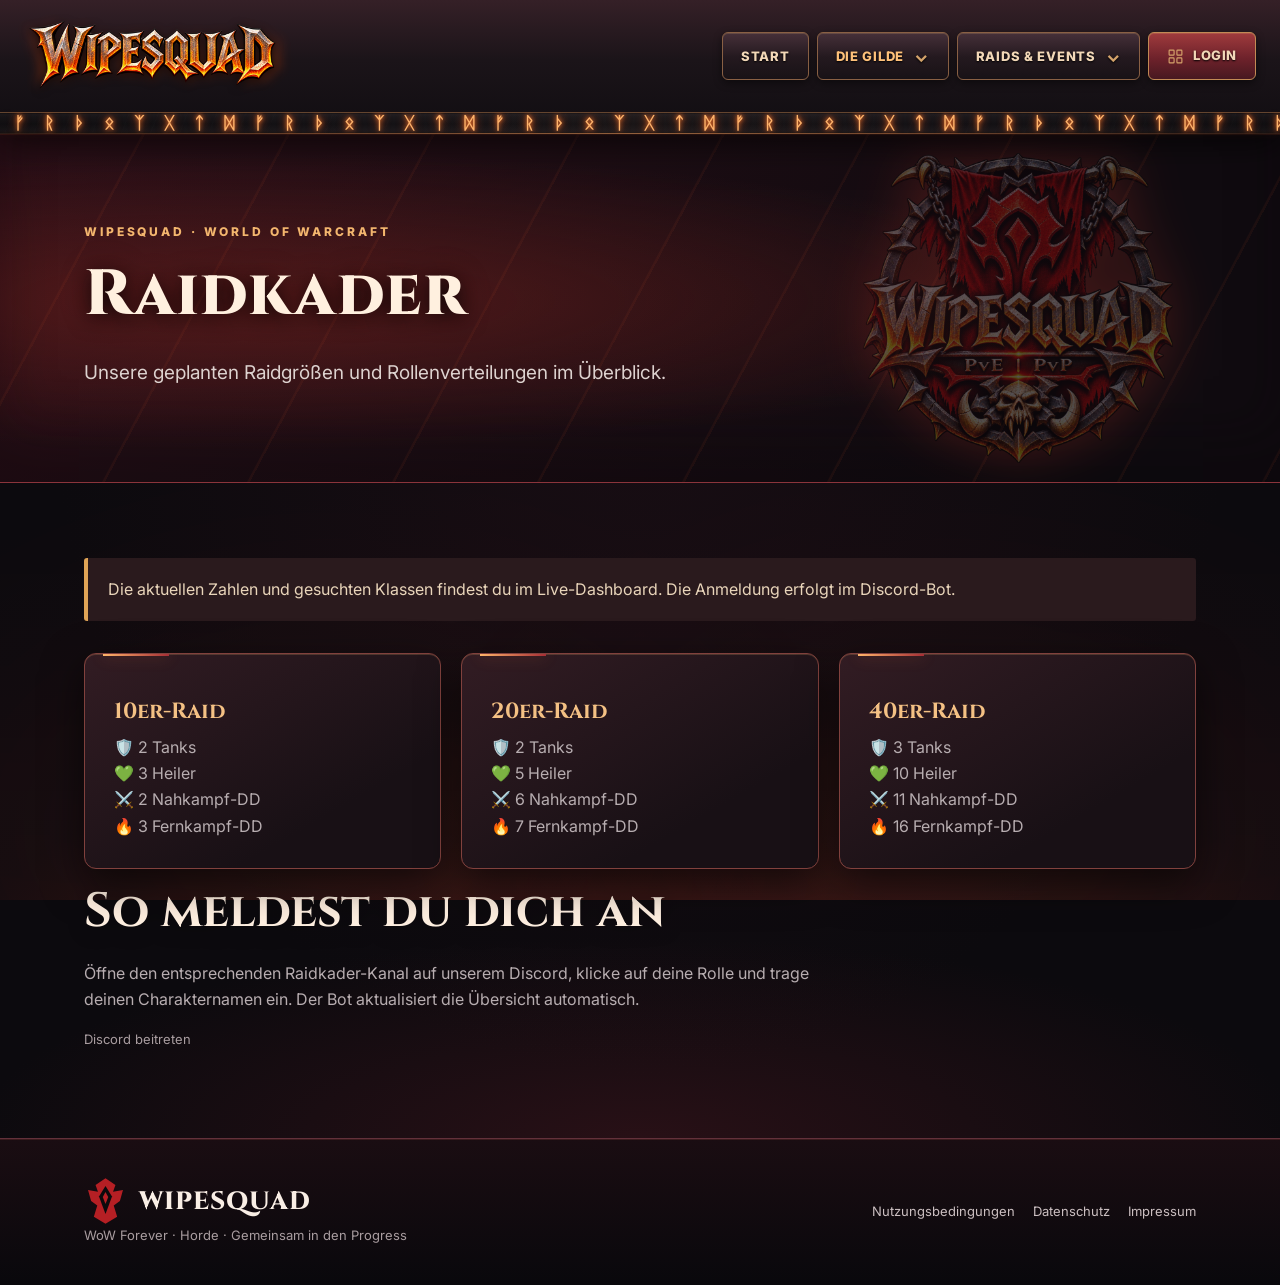
<file: raidkader.html>
<!doctype html><html lang="de"><head><meta charset="utf-8"><meta name="viewport" content="width=device-width,initial-scale=1"><meta name="description" content="WIPESQUAD – Horde-Gilde für PvE, PvP und Raidorganisation auf WoW Forever."><title>Raidkader | WIPESQUAD</title><link rel="icon" href="assets/crest.svg" type="image/svg+xml"><link rel="stylesheet" href="style.css"><link rel="stylesheet" href="unified.css"><script src="site-ui.js" defer></script><link rel="stylesheet" href="horde-epic.css"></head><body><header><div class="wrap nav"><a class="brand" href="index.html"><img src="assets/crest.svg" alt="">WIPESQUAD</a><button class="nav-toggle" aria-label="Menü öffnen">☰ Menü</button><nav><a href="index.html">Start</a><a href="gilde.html">Die Gilde</a><a href="raidkader.html">Raidkader</a><a href="dashboard.html">Live-Dashboard</a><a href="anmeldung.html">Anmeldung</a><a href="raidbot.html">Raidbot</a><a href="kontakt.html">Kontakt</a></nav></div></header><main><div class="page-hero"><div class="wrap"><div class="eyebrow">WIPESQUAD · WORLD OF WARCRAFT</div><h1>Raidkader</h1><p class="lead">Unsere geplanten Raidgrößen und Rollenverteilungen im Überblick.</p></div></div><section><div class="wrap"><div class="notice">Die aktuellen Zahlen und gesuchten Klassen findest du im <a href="dashboard.html">Live-Dashboard</a>. Die Anmeldung erfolgt im Discord-Bot.</div><div class="grid"><div class="card"><h3>10er-Raid</h3><p>🛡️ 2 Tanks<br>💚 3 Heiler<br>⚔️ 2 Nahkampf-DD<br>🔥 3 Fernkampf-DD</p></div><div class="card"><h3>20er-Raid</h3><p>🛡️ 2 Tanks<br>💚 5 Heiler<br>⚔️ 6 Nahkampf-DD<br>🔥 7 Fernkampf-DD</p></div><div class="card"><h3>40er-Raid</h3><p>🛡️ 3 Tanks<br>💚 10 Heiler<br>⚔️ 11 Nahkampf-DD<br>🔥 16 Fernkampf-DD</p></div></div><h2 class="section-title">So meldest du dich an</h2><p class="section-intro">Öffne den entsprechenden Raidkader-Kanal auf unserem Discord, klicke auf deine Rolle und trage deinen Charakternamen ein. Der Bot aktualisiert die Übersicht automatisch.</p><p class="small"><a href="https://discord.gg/Wipesquadforever">Discord beitreten</a></p></div></section></main><footer><div class="wrap footer-inner"><div><a class="brand" href="index.html"><img src="assets/crest.svg" alt="">WIPESQUAD</a><div class="small">WoW Forever · Horde · Gemeinsam in den Progress</div></div><div class="footer-links"><a href="nutzungsbedingungen.html">Nutzungsbedingungen</a><a href="datenschutz.html">Datenschutz</a><a href="impressum.html">Impressum</a></div></div></footer><script src="script.js"></script></body></html>
</file>
<file: style.css>
@import url('https://fonts.googleapis.com/css2?family=Cinzel:wght@600;700;800&family=Inter:wght@400;500;600;700;800&display=swap');
:root{--bg:#09090c;--panel:#151318;--line:#392125;--red:#d42d2c;--gold:#dfbd81;--muted:#b7adb0;--white:#f8f3ef}
*{box-sizing:border-box}html{scroll-behavior:smooth}body{margin:0;background:var(--bg);color:var(--white);font:16px/1.65 Inter,Arial,sans-serif}a{color:inherit;text-decoration:none}a:hover{color:var(--gold)}.wrap{max-width:1160px;margin:auto;padding:0 24px}
header{position:sticky;top:0;z-index:10;background:#0a090bed;border-bottom:1px solid #432025;backdrop-filter:blur(15px)}
.nav{min-height:80px;display:flex;align-items:center;justify-content:space-between;gap:20px}.brand{display:flex;align-items:center;gap:12px;font:800 25px Cinzel,serif;letter-spacing:1px}.brand img{width:43px;height:48px}
nav{display:flex;gap:25px;align-items:center}nav a{font-size:13px;font-weight:700;text-transform:uppercase;letter-spacing:.08em}.nav-toggle{display:none;background:none;color:white;border:1px solid #563038;padding:8px 12px;border-radius:6px}
.hero{position:relative;overflow:hidden;min-height:570px;display:flex;align-items:center;background:radial-gradient(ellipse at 75% 45%,#80261d99 0%,transparent 46%),radial-gradient(ellipse at 16% 90%,#6e1b1b70,transparent 52%),linear-gradient(115deg,#0c0b0e 20%,#25151a 70%,#100b0d)}
.hero:before{content:"";position:absolute;inset:0;background:repeating-linear-gradient(118deg,transparent 0 140px,#d3432510 141px 143px);pointer-events:none}.hero:after{content:"";position:absolute;bottom:0;left:0;right:0;height:110px;background:linear-gradient(transparent,var(--bg))}
.hero-content{position:relative;z-index:1;padding:95px 24px 125px;max-width:900px}.eyebrow{font-size:12px;letter-spacing:.24em;color:var(--gold);font-weight:800;text-transform:uppercase}.hero h1{font:800 clamp(52px,9vw,112px)/1.05 Cinzel,serif;margin:18px 0;text-shadow:0 6px 30px #000}.hero h1 span{color:var(--red)}.lead{max-width:690px;color:#ddd2cf;font-size:19px}.actions{display:flex;flex-wrap:wrap;gap:14px;margin-top:30px}.btn{display:inline-flex;align-items:center;justify-content:center;border:1px solid #b53030;border-radius:5px;padding:13px 22px;font-weight:800;font-size:13px;letter-spacing:.06em;text-transform:uppercase;background:linear-gradient(135deg,#c72a29,#781a1d);color:white;cursor:pointer}.btn.secondary{background:#191417;border-color:#624044}.btn:hover{filter:brightness(1.2);color:white}
section{padding:75px 0}.section-title{font:700 clamp(30px,4vw,48px) Cinzel,serif;margin:10px 0 15px}.section-intro{color:var(--muted);max-width:730px}.grid{display:grid;grid-template-columns:repeat(3,1fr);gap:20px;margin-top:32px}.card{border:1px solid var(--line);background:linear-gradient(155deg,#21171b,#100f12);padding:29px;border-radius:9px;min-height:210px}.card .symbol{font-size:31px}.card h3{font:700 22px Cinzel,serif;margin:14px 0 8px}.card p{color:var(--muted);margin:0}.stripe{background:linear-gradient(110deg,#200e13,#100e11);border-block:1px solid #4c2227}.numbers{display:grid;grid-template-columns:repeat(3,1fr);gap:20px;margin-top:30px}.number{text-align:center;border-right:1px solid #573039}.number:last-child{border:0}.number strong{display:block;font:800 65px Cinzel,serif;color:var(--gold)}.number span{font-weight:700;text-transform:uppercase;letter-spacing:.1em;font-size:13px}
.steps{counter-reset:step;display:grid;grid-template-columns:repeat(3,1fr);gap:18px;margin-top:35px}.step{padding:28px;background:#171316;border:1px solid #43272a;border-radius:8px}.step:before{counter-increment:step;content:"0" counter(step);display:block;color:var(--red);font:800 35px Cinzel,serif}.step h3{margin:8px 0}.step p{color:var(--muted)}
.page-hero{padding:100px 0 60px;background:linear-gradient(110deg,#2d1218,#0b0b0e);border-bottom:1px solid #51242c}.page-hero h1{font:800 clamp(35px,6vw,65px) Cinzel,serif;margin:10px 0}.legal{max-width:850px;margin:auto}.legal h2{font:700 25px Cinzel,serif;margin-top:38px}.legal p,.legal li{color:#c8bdc0}.notice{padding:18px 20px;background:#2a1a1d;border-left:4px solid #e0a456;border-radius:3px;color:#e9d5ba}.placeholder{color:#f4c27a;font-weight:700}.faq details{background:#171316;border:1px solid #43272a;border-radius:6px;margin:12px 0;padding:17px 20px}.faq summary{cursor:pointer;font-weight:700}.faq p{color:var(--muted)}
footer{padding:38px 0;border-top:1px solid #49252b;background:#0c0a0d}.footer-inner{display:flex;justify-content:space-between;gap:25px;align-items:center}.footer-links{display:flex;gap:18px;flex-wrap:wrap;font-size:13px;color:#cbbfc1}.small{font-size:13px;color:#a99da0}
@media(max-width:760px){.nav{flex-wrap:wrap}.nav-toggle{display:block}nav{display:none;flex-basis:100%;flex-direction:column;align-items:flex-start;padding-bottom:20px}nav.open{display:flex}.grid,.steps,.numbers{grid-template-columns:1fr}.number{border-right:0;border-bottom:1px solid #573039;padding-bottom:20px}.hero{min-height:500px}.hero-content{padding-top:80px}.footer-inner{display:block}.footer-links{margin-top:18px}}

.discord-btn{background:linear-gradient(125deg,#b72228,#71171c);border-color:#f25b5b;box-shadow:0 6px 26px #b71f2638}.discord-btn:hover{background:linear-gradient(125deg,#dc343b,#92212a);transform:translateY(-1px)}

.raid-choice{color:var(--white);text-align:left;cursor:pointer;font:inherit;width:100%;transition:border-color .2s,transform .2s}.raid-choice:hover,.raid-choice.selected{border-color:var(--red);transform:translateY(-2px)}.signup-panel{margin-top:34px;padding:30px;border:1px solid var(--line);background:#151115;border-radius:10px;max-width:800px}.signup-panel label{display:block;font-weight:700;margin:18px 0 7px}.signup-panel input,.signup-panel select{width:100%;background:#0c0b0e;color:#fff;border:1px solid #624044;border-radius:5px;padding:13px;font:inherit}.signup-panel .notice{margin-top:20px}.signup-panel .btn{font:800 13px Inter,Arial,sans-serif}
/* Globaler Login-Button */
nav a.ws-login-link{display:inline-flex;align-items:center;justify-content:center;padding:10px 18px;background:linear-gradient(135deg,#a83b3c,#702329);border:1px solid #b95759;border-radius:7px;color:#fff;font-weight:800;white-space:nowrap;transition:transform .2s,box-shadow .2s}
nav a.ws-login-link:hover{color:#fff;transform:translateY(-2px);box-shadow:0 0 16px rgba(180,55,60,.3)}
@media(max-width:760px){nav a.ws-login-link{align-self:flex-start}}
</file>
<file: unified.css>
/* Gemeinsames WIPESQUAD Erscheinungsbild */
:root { --ws-red:#a6383d; --ws-gold:#e6ad67; }
header .nav nav a.ws-login-link {
 display:inline-flex;align-items:center;justify-content:center;
 background:linear-gradient(135deg,#a83d40,#70252c);border:1px solid #bc565b;
 border-radius:7px;padding:10px 16px;color:#fff;font-weight:800;white-space:nowrap;
}
header .nav nav a.ws-login-link:hover {background:#bd454b;color:#fff;box-shadow:0 0 18px #a6383d55}
.hero-wappen {display:block;width:min(100%,530px);max-height:440px;object-fit:contain;filter:drop-shadow(0 0 24px #8e251f55);margin:0 0 10px}
.visually-hidden {position:absolute!important;width:1px;height:1px;padding:0;margin:-1px;overflow:hidden;clip:rect(0,0,0,0);white-space:nowrap;border:0}
body.ws-ready main {animation:ws-enter .36s ease both}
body.ws-leaving main {opacity:0;transform:translateY(7px);transition:opacity .18s ease,transform .18s ease}
@keyframes ws-enter {from{opacity:0;transform:translateY(9px)}to{opacity:1;transform:translateY(0)}}
.portal-page {background:#09090c;color:#f8f3ef}
.portal-page main {width:min(100%,1000px);margin:0 auto!important;padding:60px 24px 90px!important;max-width:1000px!important}
.portal-page main .panel {background:linear-gradient(150deg,#23171b,#131116);border:1px solid #513038;border-radius:12px;box-shadow:0 14px 35px #0004;margin-bottom:20px}
.portal-page main h1,.portal-page main h2 {color:#f8e5d4}
.portal-page main .eyebrow {color:#e6ad67}
.portal-page main button {background:linear-gradient(135deg,#b53b3c,#78232b);color:white;border:1px solid #c35a5e;border-radius:7px;cursor:pointer}
.portal-page main a {color:#e5b27e}
.portal-page main a:hover {color:#fff}
.portal-page header a {color:#f8f3ef}
.portal-page header a:hover {color:#e6ad67}
@media(max-width:760px){.hero-wappen{max-height:330px;margin-inline:auto}.portal-page main{padding-top:30px!important}header .nav nav a.ws-login-link{align-self:flex-start}}
@media(prefers-reduced-motion:reduce){body.ws-ready main{animation:none}body.ws-leaving main{transition:none;transform:none}}

.page-hero {background-image:linear-gradient(100deg,#2d1218ed,#0b0b0ef0),url('assets/wipesquad-wappen.webp');background-position:center,right 8% center;background-repeat:no-repeat;background-size:cover,220px}

/* Dezentes Horde-Wappen hinter dem Login, ohne das Formular zu überdecken */
body.portal-page:has(#message) {
  position:relative;
  min-height:100vh;
  background:radial-gradient(ellipse at 65% 30%,#3c171c 0%,#150d12 44%,#09090c 78%);
}
body.portal-page:has(#message)::before {
  content:"";
  position:fixed;
  inset:80px 0 0;
  pointer-events:none;
  z-index:0;
  background:url("assets/wipesquad-wappen.webp") center 44% / min(56vw,560px) auto no-repeat;
  opacity:.105;
  filter:saturate(.85);
}
body.portal-page:has(#message) > header,
body.portal-page:has(#message) > main {position:relative;z-index:1}
body.portal-page:has(#message) main .panel {
  background:linear-gradient(145deg,rgba(33,20,25,.92),rgba(17,14,18,.91));
  backdrop-filter:blur(6px);
}
@media(max-width:760px){
  body.portal-page:has(#message)::before {background-size:88vw auto;background-position:center 35%;opacity:.08}
}
</file>
<file: horde-epic.css>
/* WIPESQUAD – Horde Epic: ein Designsystem für alle öffentlichen Seiten */
:root{--ws-bg:#09090d;--ws-panel:#1d1419;--ws-border:#66333a;--ws-fire:#d94b37;--ws-gold:#f0bb77}
body:not(:has(.shell)){background:#09090d;color:#f9eee5}
body>header{background:rgba(9,8,12,.95);border-bottom:1px solid #6c3039;box-shadow:0 9px 36px #0009}
body>header .nav{min-height:76px;gap:24px}
body>header .brand{font-family:Cinzel,serif;color:#fff1df}
body>header .brand img{filter:drop-shadow(0 0 8px #b32427aa)}
body>header .nav nav{display:flex;align-items:center;gap:14px}
body>header .nav nav a,body>header .ws-menu-trigger{font:800 12px Inter,Arial,sans-serif;letter-spacing:.065em;text-transform:uppercase}
body>header .nav nav a:not(.ws-login-link),body>header .ws-menu-trigger{color:#ead7ce}
body>header .nav nav a:hover,body>header .ws-menu-trigger:hover{color:var(--ws-gold)}
.ws-menu{position:relative}
.ws-menu-trigger{display:flex;align-items:center;gap:8px;border:0;background:transparent;cursor:pointer;padding:12px 10px}
.ws-menu-trigger span{font-size:18px;color:#f0bb77;line-height:0}
.ws-menu-panel{position:absolute;top:calc(100% + 8px);left:0;z-index:100;min-width:215px;display:none;padding:9px;border:1px solid #713840;border-radius:11px;background:linear-gradient(155deg,#29181e,#100e12);box-shadow:0 18px 45px #000c}
.ws-menu.is-open .ws-menu-panel{display:grid;gap:4px;animation:ws-drop .18s ease both}
.ws-menu-panel a{display:block;padding:12px 13px;border-radius:7px;white-space:nowrap}
.ws-menu-panel a:hover{background:#62252d;color:#fff!important}
body>header .nav nav a.ws-login-link{background:linear-gradient(135deg,#b7393e,#7c202c);border:1px solid #c05b5d;padding:11px 22px;color:white!important;box-shadow:0 3px 16px #a62d3555}
body>header .nav nav a[aria-current=page]:not(.ws-login-link){color:var(--ws-gold)}
body:not(:has(.shell)) .page-hero{position:relative;overflow:hidden;min-height:310px;padding:88px 0 75px;background:radial-gradient(ellipse at 22% 30%,#5d1924aa,transparent 60%),linear-gradient(105deg,#240f17,#0a090d)}
body:not(:has(.shell)) .page-hero:after{content:"";position:absolute;inset:0;pointer-events:none;background:url('assets/wipesquad-wappen.webp') no-repeat 89% 50%/min(24vw,280px) auto;opacity:.19;filter:drop-shadow(0 0 18px #b73135)}
body:not(:has(.shell)) .page-hero .wrap{position:relative;z-index:1}
body:not(:has(.shell)) .page-hero h1{color:#fff0df;text-shadow:0 3px 20px #000b}
body:not(:has(.shell)) section{position:relative}
body:not(:has(.shell)) section:not(.stripe){background:radial-gradient(ellipse at 50% -15%,#28121b66,transparent 65%)}
body:not(:has(.shell)) .card,body:not(:has(.shell)) .step,body:not(:has(.shell)) .signup-panel,body:not(:has(.shell)) .faq details{background:linear-gradient(155deg,#291a20,#131015);border:1px solid #603139;box-shadow:0 12px 35px #0005;border-radius:12px}
body:not(:has(.shell)) .card{transition:transform .22s,border-color .22s,box-shadow .22s}
body:not(:has(.shell)) .card:hover{transform:translateY(-5px);border-color:#b34b4c;box-shadow:0 15px 36px #7e24272b}
body:not(:has(.shell)) .section-title{color:#fff0e1}
body:not(:has(.shell)) .eyebrow{color:#efb66f}
body:not(:has(.shell)) .btn{border-radius:7px;box-shadow:0 5px 20px #a72b2b33}
body:not(:has(.shell)) footer{background:linear-gradient(180deg,#170d12,#09090c);border-top:1px solid #63313b}
body:not(:has(.shell)) .hero{background:radial-gradient(ellipse at 75% 45%,#8b281f80,transparent 50%),radial-gradient(ellipse at 16% 90%,#6e1b1b80,transparent 55%),linear-gradient(115deg,#0c0b0e 20%,#25151a 70%,#100b0d)}
body:not(:has(.shell)) .hero-wappen{max-height:440px;filter:drop-shadow(0 0 30px #d84a3a66)}
body.portal-page{background:radial-gradient(ellipse at 60% 25%,#421722,#09090d 72%)}
body.portal-page::before{content:"";position:fixed;inset:76px 0 0;z-index:0;pointer-events:none;background:url('assets/wipesquad-wappen.webp') center 43%/min(55vw,560px) auto no-repeat;opacity:.10}
body.portal-page>header,body.portal-page>main{position:relative;z-index:1}
body.portal-page main .panel{background:linear-gradient(155deg,#29181fe8,#110f15eb);border:1px solid #67353e;box-shadow:0 20px 55px #0007;border-radius:14px}
body.portal-page main{padding-top:70px!important}
body.portal-page main button{background:linear-gradient(135deg,#b93e40,#78252e);border:1px solid #c75c5e}
body.portal-page main input,body.portal-page main select{border-color:#70434a}
@keyframes ws-drop{from{opacity:0;transform:translateY(-6px)}to{opacity:1;transform:translateY(0)}}
@media(max-width:760px){
 body>header .nav nav{display:none;flex-basis:100%;flex-direction:column;align-items:stretch;gap:3px;padding:0 0 18px}
 body>header .nav nav.open{display:flex}
 body>header .ws-menu{width:100%}
 body>header .ws-menu-trigger{width:100%;justify-content:space-between;padding:14px 10px}
 .ws-menu-panel{position:static;min-width:0;margin:0 0 8px 12px;box-shadow:none}
 body>header .nav nav a.ws-login-link{align-self:stretch;text-align:center}
 body:not(:has(.shell)) .page-hero:after{background-size:160px;opacity:.12;background-position:94% 50%}
 body:not(:has(.shell)) .page-hero{padding:70px 0 55px;min-height:250px}
 body.portal-page::before{background-size:85vw auto}
}
@media(prefers-reduced-motion:reduce){.ws-menu.is-open .ws-menu-panel{animation:none}body:not(:has(.shell)) .card{transition:none}}


/* EPIC V2 – zentriertes Wappen, Feuerlicht und durchgängige Horde-Ästhetik */
:root { --ws-gold:#f5bf73; --ws-fire:#f05b38; }
body:not(:has(.shell)) .hero {min-height:680px;isolation:isolate;background:radial-gradient(ellipse at 50% 38%,#75251c88 0%,#35131b80 35%,transparent 68%),linear-gradient(125deg,#0b090d,#281017 50%,#0b090d);}
body:not(:has(.shell)) .hero:before {background:repeating-linear-gradient(117deg,transparent 0 115px,#f38a3011 116px 118px);opacity:.8;}
body:not(:has(.shell)) .hero:after {height:125px;background:linear-gradient(transparent,#09090d)}
body:not(:has(.shell)) .hero .hero-content {width:100%;max-width:1160px;display:flex;flex-direction:column;align-items:center;text-align:center;padding:78px 24px 128px;}
body:not(:has(.shell)) .hero .eyebrow {text-align:center;letter-spacing:.24em;color:#f7c77f;text-shadow:0 0 16px #a52e20}
body:not(:has(.shell)) .hero .hero-wappen {width:min(100%,510px);height:auto;max-height:470px;object-fit:contain;margin:14px auto 12px;display:block;filter:drop-shadow(0 0 25px #dc3d287a) drop-shadow(0 14px 28px #0009);animation:ws-wappen-rise .8s ease-out both,ws-wappen-glow 5s ease-in-out 1s infinite alternate;}
body:not(:has(.shell)) .hero .lead {margin:4px auto 0;text-align:center;max-width:700px;font-size:18px;color:#f2dfd7;text-shadow:0 2px 10px #000}
body:not(:has(.shell)) .hero .actions {justify-content:center;margin-top:28px}
body:not(:has(.shell)) .page-hero {isolation:isolate;min-height:340px;background:radial-gradient(ellipse at 22% 50%,#6e2025aa,transparent 55%),linear-gradient(105deg,#2d1019,#0c090e 80%);border-bottom:1px solid #8b343b;box-shadow:inset 0 -45px 55px #08070a55;}
body:not(:has(.shell)) .page-hero:before {content:"";position:absolute;inset:0;pointer-events:none;background:repeating-linear-gradient(118deg,transparent 0 125px,#ed5d2910 126px 128px)}
body:not(:has(.shell)) .page-hero:after {background-position:89% 50%;background-size:min(25vw,310px) auto;opacity:.24;filter:drop-shadow(0 0 18px #dc3827)}
body:not(:has(.shell)) .page-hero h1 {font-size:clamp(36px,5vw,66px);letter-spacing:.025em;text-shadow:0 3px 22px #000,0 0 35px #b3333330}
body:not(:has(.shell)) .page-hero .eyebrow {color:#f3b66e}
body:not(:has(.shell)) .section-title {text-shadow:0 3px 20px #0006}
body:not(:has(.shell)) section {border-color:#60303a}
body:not(:has(.shell)) .card,body:not(:has(.shell)) .step {position:relative;overflow:hidden;border-color:#774047;background:linear-gradient(150deg,#321c23,#181015 72%);box-shadow:0 16px 40px #0006,inset 0 1px #f1ad7230}
body:not(:has(.shell)) .card:before,body:not(:has(.shell)) .step:after {content:"";position:absolute;top:0;left:18px;width:66px;height:2px;background:linear-gradient(90deg,#ffb56a,#a62e35);box-shadow:0 0 15px #ed703877}
body:not(:has(.shell)) .card h3 {color:#f4c184}
body:not(:has(.shell)) .btn:not(.secondary) {background:linear-gradient(135deg,#c64037,#84202a);border-color:#ef7958;box-shadow:0 5px 25px #b5313544,inset 0 1px #ffc28b55}
body:not(:has(.shell)) .btn:hover {box-shadow:0 8px 28px #c84d3c66;transform:translateY(-2px)}
body:not(:has(.shell)) .stripe {background:radial-gradient(ellipse at center,#421b22,#180d12 70%)}
body:not(:has(.shell)) footer {box-shadow:inset 0 1px #b24e4438}
body.portal-page {background:radial-gradient(ellipse at 50% 18%,#401923,#0b090d 74%)}
body.portal-page main .panel {border-color:#80434b;box-shadow:0 22px 55px #0008,inset 0 1px #f3ad6930}
body.portal-page::before {opacity:.13}
body>header .ws-menu-panel {border-color:#9b4846;box-shadow:0 20px 50px #000c,0 0 28px #7e202833}
body>header .ws-menu-trigger:hover {text-shadow:0 0 12px #ed784966}
@keyframes ws-wappen-rise {from{opacity:0;transform:translateY(16px) scale(.97)}to{opacity:1;transform:translateY(0) scale(1)}}
@keyframes ws-wappen-glow {from{filter:drop-shadow(0 0 18px #bc362966) drop-shadow(0 14px 28px #0009)}to{filter:drop-shadow(0 0 35px #e75b3a99) drop-shadow(0 14px 28px #0009)}}
@media(max-width:760px){body:not(:has(.shell)) .hero{min-height:580px}body:not(:has(.shell)) .hero .hero-content{padding:65px 20px 105px}body:not(:has(.shell)) .hero .hero-wappen{width:min(100%,380px)}body:not(:has(.shell)) .page-hero:after{background-size:155px auto;opacity:.15}body:not(:has(.shell)) .hero .lead{font-size:16px}}
@media(prefers-reduced-motion:reduce){body:not(:has(.shell)) .hero .hero-wappen{animation:none}}

/* WIPESQUAD HORDE EPIC V3 — navigation repair + cinematic embers */
:root{--ws-fire:#f26838;--ws-gold:#ffc17a}
body{overflow-x:hidden}
body>header{z-index:500!important;overflow:visible!important;background:linear-gradient(180deg,rgba(14,9,13,.98),rgba(9,8,12,.96))!important;border-bottom:1px solid #853638!important;box-shadow:0 8px 32px #000a,0 1px 0 #ff7b3d22!important}
body>header .nav{overflow:visible!important;position:relative;min-height:76px}
body>header .nav nav{position:relative;display:flex;align-items:center;gap:12px;overflow:visible!important}
body>header .nav nav .ws-menu{display:block;position:relative;flex:0 0 auto;min-width:0}
body>header .nav nav .ws-menu-trigger{appearance:none!important;display:inline-flex!important;align-items:center;justify-content:center;gap:8px;background:transparent!important;border:1px solid transparent!important;border-radius:8px!important;padding:13px 15px!important;color:#f3dfd2!important;font:800 12px/1.2 Inter,Arial,sans-serif!important;white-space:nowrap!important;cursor:pointer}
body>header .nav nav .ws-menu-trigger:hover,body>header .nav nav .ws-menu.is-open .ws-menu-trigger{background:#451c23!important;border-color:#8f4141!important;color:#ffd092!important}
body>header .nav nav .ws-menu-panel{position:absolute!important;top:calc(100% + 9px)!important;left:0!important;z-index:9999!important;min-width:230px!important;width:max-content!important;max-width:min(310px,90vw)!important;padding:9px!important;margin:0!important;border:1px solid #a64c42!important;border-radius:11px!important;background:linear-gradient(155deg,#321820,#130c11 85%)!important;box-shadow:0 22px 52px #000e,0 0 25px #b33b302c!important;flex-direction:column!important;gap:3px!important;align-items:stretch!important;white-space:normal!important}
body>header .nav nav .ws-menu:not(.is-open) .ws-menu-panel{display:none!important}
body>header .nav nav .ws-menu.is-open .ws-menu-panel{display:flex!important;animation:ws-drop .18s ease both}
body>header .nav nav .ws-menu-panel a{display:block!important;width:100%!important;box-sizing:border-box!important;padding:12px 14px!important;margin:0!important;line-height:1.45!important;white-space:normal!important;font-size:12px!important;color:#f7e3d5!important;text-transform:none!important;letter-spacing:.025em!important;border-radius:6px!important}
body>header .nav nav .ws-menu-panel a:hover,body>header .nav nav .ws-menu-panel a[aria-current=page]{background:linear-gradient(90deg,#812b30,#492029)!important;color:#ffd29b!important}
body>header .nav nav .ws-login-link{white-space:nowrap!important}
/* decorative ember particles, behind content */
.ws-ember-field{position:fixed;inset:0;z-index:0;overflow:hidden;pointer-events:none;contain:layout paint;opacity:.82}
.ws-ember{position:absolute;bottom:-25px;left:var(--x);width:var(--size);height:var(--size);border-radius:50%;background:#ff9a42;box-shadow:0 0 7px 2px #f66c2e8c,0 0 20px #c32b1e44;opacity:0;animation:ws-ember-rise var(--duration) linear var(--delay) infinite;will-change:transform,opacity}
@keyframes ws-ember-rise{0%{transform:translate3d(0,0,0) scale(.6);opacity:0}12%{opacity:var(--alpha)}70%{opacity:calc(var(--alpha) * .7)}100%{transform:translate3d(var(--drift),-105vh,0) scale(.15);opacity:0}}
body>header,body>main,body>footer,body>.shell{position:relative;z-index:1}
body>header{position:sticky;z-index:500}
body:not(:has(.shell)) .hero{background:radial-gradient(ellipse at 50% 35%,#8d271d8c,transparent 53%),radial-gradient(ellipse at 18% 85%,#4c131d9e,transparent 55%),linear-gradient(115deg,#0c080d,#2a0f18 52%,#0a090d)!important}
body:not(:has(.shell)) .hero .hero-wappen{filter:drop-shadow(0 0 28px #e14b32aa) drop-shadow(0 20px 36px #000a)}
body:not(:has(.shell)) .page-hero{background:radial-gradient(ellipse at 20% 48%,#72211d9c,transparent 58%),linear-gradient(115deg,#2a0f17,#100b10 80%)!important}
body:not(:has(.shell)) .page-hero::after{opacity:.28!important;filter:drop-shadow(0 0 25px #c43829)!important}
body:not(:has(.shell)) .card,body:not(:has(.shell)) .step,body:not(:has(.shell)) .signup-panel{border-color:#81413d!important;box-shadow:0 14px 40px #0009,inset 0 1px #ffbd7630!important}
body:not(:has(.shell)) .card:hover{border-color:#d36b45!important;box-shadow:0 17px 44px #000a,0 0 25px #d044282b!important}
body:not(:has(.shell)) footer{background:linear-gradient(180deg,#1a0d12,#09080c)!important}
body.ws-entering main{animation:ws-page-enter .42s ease-out both}
@keyframes ws-page-enter{from{opacity:.45;transform:translateY(9px)}to{opacity:1;transform:translateY(0)}}
@media(max-width:760px){body>header .nav nav{display:none;flex-direction:column;align-items:stretch;width:100%;gap:3px}body>header .nav nav.open{display:flex}body>header .nav nav .ws-menu{width:100%}body>header .nav nav .ws-menu-trigger{width:100%;justify-content:space-between!important}body>header .nav nav .ws-menu-panel{position:static!important;top:auto!important;left:auto!important;max-width:100%!important;width:100%!important;box-sizing:border-box;margin:4px 0 10px!important}body>header .nav nav .ws-login-link{align-self:stretch!important;text-align:center} .ws-ember-field{opacity:.5}}
@media(prefers-reduced-motion:reduce){.ws-ember{animation:none!important;display:none!important}body.ws-entering main{animation:none!important}}

/* V3.1 FIX: embers must be above opaque hero/main backgrounds. */
.ws-ember-field{z-index:40!important;opacity:1!important;mix-blend-mode:screen;isolation:isolate}
.ws-ember{background:#ffad52;box-shadow:0 0 8px 2px #ff8b3bc9,0 0 24px 5px #f04b284d}
@media(max-width:760px){.ws-ember-field{opacity:.8!important}}
@media(prefers-reduced-motion:reduce){.ws-ember-field{display:none!important}}

/* HORDE EPIC V3.2: visible embers + subtle living firelight on ALL pages. */
.ws-firelight{
 position:fixed!important;inset:0!important;z-index:39!important;
 pointer-events:none!important;overflow:hidden!important;
 background:
 radial-gradient(ellipse 44% 24% at 20% 104%,rgba(255,83,25,.20),transparent 75%),
 radial-gradient(ellipse 50% 26% at 79% 106%,rgba(227,44,17,.15),transparent 77%),
 linear-gradient(to top,rgba(141,33,16,.095),transparent 38%);
 mix-blend-mode:screen;opacity:.78;
 animation:ws-fire-breathe 7s ease-in-out infinite alternate;
}
.ws-firelight::before,.ws-firelight::after{
 content:"";position:absolute;bottom:-13vh;height:40vh;width:62vw;
 border-radius:50%;filter:blur(65px);transform-origin:center bottom;
 background:radial-gradient(ellipse at center,rgba(255,103,27,.22),rgba(196,29,13,.08) 45%,transparent 75%);
 animation:ws-flame-sway 9s ease-in-out infinite alternate;
}
.ws-firelight::before{left:-9vw}
.ws-firelight::after{right:-12vw;animation-duration:12s;animation-delay:-4s}
.ws-ember-field{position:fixed!important;inset:0!important;z-index:40!important;opacity:1!important;pointer-events:none!important;mix-blend-mode:screen}
.ws-ember{background:#ffb15b;box-shadow:0 0 9px 2px #ff8d39c7,0 0 24px 4px #f04c2952}
@keyframes ws-fire-breathe{0%{opacity:.53;filter:brightness(.88)}50%{opacity:.77}100%{opacity:.94;filter:brightness(1.12)}}
@keyframes ws-flame-sway{0%{transform:translateX(-3vw) scale(.92,1)}50%{transform:translateX(2vw) scale(1.08,.95)}100%{transform:translateX(5vw) scale(1,1.12)}}
@media(max-width:760px){.ws-firelight{opacity:.6}.ws-firelight::before,.ws-firelight::after{filter:blur(38px)}}
@media(prefers-reduced-motion:reduce){.ws-firelight{animation:none!important;opacity:.4}.ws-firelight::before,.ws-firelight::after{animation:none!important}.ws-ember-field{display:none!important}}


/* V3.3: clearly visible stylized flames, not just background glow */
.ws-flames{position:fixed!important;left:0;right:0;bottom:0;height:165px;z-index:41!important;pointer-events:none!important;overflow:hidden!important;opacity:.76;filter:drop-shadow(0 -5px 12px #f65c2c55)}
.ws-flames::before{content:"";position:absolute;left:0;right:0;bottom:-14px;height:62px;background:linear-gradient(to top,rgba(194,44,17,.6),rgba(255,93,26,.2),transparent);filter:blur(16px)}
.ws-flame-tongue{position:absolute;left:var(--fx);bottom:-36px;width:var(--fw);height:var(--fh);border-radius:58% 5% 65% 12%;background:linear-gradient(35deg,rgba(255,191,75,.78) 0%,rgba(255,100,27,.76) 34%,rgba(210,34,20,.52) 72%,transparent 95%);filter:blur(5px);transform-origin:center bottom;transform:rotate(-35deg) skewY(-9deg);mix-blend-mode:screen;animation:ws-real-flame var(--ft) ease-in-out var(--fd) infinite alternate}
@keyframes ws-real-flame{0%{transform:translateX(-8px) rotate(-43deg) skewY(-9deg) scale(.75,.76);opacity:.42}50%{transform:translateX(8px) rotate(-25deg) skewY(-12deg) scale(1.12,1.1);opacity:.92}100%{transform:translateX(-4px) rotate(-37deg) skewY(-6deg) scale(.84,1.22);opacity:.63}}
@media(max-width:760px){.ws-flames{height:110px;opacity:.56}.ws-flame-tongue{filter:blur(5px);scale:.75;transform-origin:bottom center}}
@media(prefers-reduced-motion:reduce){.ws-flames{display:none!important}}


/* V3.4: Feuer und Glut zwischen Seitenhintergrund und interaktiven Inhalten.
   Keine separate stacking context auf main/hero, sonst bleibt der Text hinter den Effekten. */
.ws-firelight{z-index:12!important;mix-blend-mode:screen;opacity:.52!important}
.ws-ember-field{z-index:13!important;mix-blend-mode:screen;opacity:.70!important}
.ws-flames{z-index:14!important;opacity:.48!important}
/* Hintergrundflächen liegen unter dem Feuer, ihre Inhalte darüber. */
body>main{z-index:auto!important;position:relative!important;isolation:auto!important}
body:not(:has(.shell)) main .hero,
body:not(:has(.shell)) main .page-hero,
body:not(:has(.shell)) main>section{isolation:auto!important;z-index:auto!important}
body:not(:has(.shell)) main .hero .hero-content,
body:not(:has(.shell)) main .page-hero .wrap,
body:not(:has(.shell)) main>section>.wrap,
body:not(:has(.shell)) main>section>.container,
body:not(:has(.shell)) main>.wrap,
body:not(:has(.shell)) main>.container,
body.portal-page>main>*{position:relative!important;z-index:30!important}
/* Auf Dashboard/Admin alle Inhalte oberhalb der Dekoration. */
body>.shell{position:relative!important;z-index:30!important}
body>footer{position:relative!important;z-index:auto!important}
body>footer>.wrap{position:relative!important;z-index:30!important}
/* Dropdowns bleiben über allem. */
body>header{z-index:500!important}
@media(max-width:760px){.ws-flames{opacity:.34!important}.ws-ember-field{opacity:.55!important}}

/* V3.5: NO foreground flames. Ambient fire is part of the page background.
   Content wrappers are above the ember field, including dynamic dashboard panels. */
.ws-flames,.ws-flame-tongue{display:none!important}
.ws-firelight{z-index:0!important;opacity:.32!important;mix-blend-mode:normal!important;
 background:radial-gradient(ellipse 62% 22% at 50% 103%,rgba(179,49,20,.18),transparent 80%)!important;
 filter:blur(18px);animation:ws-fire-breathe 11s ease-in-out infinite alternate!important}
.ws-firelight::before,.ws-firelight::after{opacity:.32!important;filter:blur(85px)!important}
.ws-ember-field{z-index:1!important;opacity:.38!important;mix-blend-mode:screen!important}
.ws-ember{width:clamp(1px,var(--size),3px)!important;height:clamp(1px,var(--size),3px)!important;
 box-shadow:0 0 5px #ff863b70!important}
/* A single explicit layer for all content, including live-rendered dashboard rows. */
body>main{position:relative!important;z-index:auto!important;isolation:auto!important}
body>main .wrap,body>main .container,body>main .hero-content,
body>main .shell,body>main .panel,body>main .card,
body>main .raid-toolbar,body>main .raid-summary,body>main .raid-section-heading,
body>main .raid-roles,body>main .raid-grid,body>main .raid-bottom,
body>main .raid-privacy,body>main .raid-list,body>main .raid-full,
body>main form,body>main button,body>main a,
body>.shell,body>footer .wrap{position:relative;z-index:5!important}
body>header{z-index:500!important}
/* Warmth comes from the background, not flame shapes in front of cards. */
body:not(:has(.shell)) .raid-page{background:radial-gradient(ellipse 70% 35% at 50% 100%,#30121a 0%,#130c11 55%,#0d0b0e 100%)!important}
body:not(:has(.shell)) main:not(.raid-page){background:radial-gradient(ellipse 65% 25% at 50% 100%,#281016 0%,#0c0a0e 80%)!important}
@media(prefers-reduced-motion:reduce){.ws-firelight{animation:none!important}.ws-ember-field{display:none!important}}


/* V3.6 – larger embers, warm firelight, no flame tongues.
   Decorative effects occupy layer 2; controls and content occupy layer 5+. */
.ws-flames,.ws-flame-tongue{display:none!important}
.ws-firelight{
 position:fixed!important;inset:0!important;z-index:2!important;
 pointer-events:none!important;opacity:.92!important;filter:none!important;
 mix-blend-mode:screen!important;
 background:
  radial-gradient(ellipse 75% 34% at 50% 110%,rgba(242,75,25,.37) 0%,rgba(168,39,19,.22) 38%,transparent 83%),
  radial-gradient(ellipse 38% 28% at 8% 102%,rgba(252,113,32,.26),transparent 85%),
  radial-gradient(ellipse 38% 28% at 93% 103%,rgba(236,65,25,.27),transparent 85%)!important;
 animation:ws-v36-glow 6.5s ease-in-out infinite alternate!important;
}
.ws-firelight::before,.ws-firelight::after{
 content:""!important;position:absolute!important;bottom:-10vh!important;
 width:65vw!important;height:48vh!important;border-radius:50%!important;
 opacity:.72!important;filter:blur(52px)!important;
 background:radial-gradient(ellipse at center,rgba(248,100,36,.29),rgba(173,36,22,.13) 43%,transparent 76%)!important;
 animation:ws-v36-sway 10s ease-in-out infinite alternate!important;
}
.ws-firelight::before{left:-12vw!important}
.ws-firelight::after{right:-12vw!important;left:auto!important;animation-delay:-5s!important}
.ws-ember-field{z-index:3!important;opacity:.93!important;mix-blend-mode:screen!important}
.ws-ember{
 width:var(--size)!important;height:var(--size)!important;
 background:radial-gradient(circle at 35% 35%,#ffe4a0 0%,#ff9c40 46%,#e44a22 100%)!important;
 box-shadow:0 0 8px 2px rgba(255,130,46,.55),0 0 19px 3px rgba(226,65,27,.22)!important;
}
/* Text, controls, dashboard and portal content remain above effects. */
body>header{position:relative!important;z-index:500!important}
body>main{position:relative!important;z-index:auto!important}
body>main .wrap,body>main .container,body>main .hero-content,
body>main .shell,body>main .panel,body>main .card,
body>main .raid-toolbar,body>main .raid-summary,body>main .raid-section-heading,
body>main .raid-roles,body>main .raid-grid,body>main .raid-bottom,
body>main .raid-privacy,body>main .raid-list,body>main .raid-full,
body>main form,body>main button,body>main a,
body>.shell,body>footer .wrap{position:relative!important;z-index:5!important}
@keyframes ws-v36-glow{0%{opacity:.72;transform:scale(1)}100%{opacity:1;transform:scale(1.035)}}
@keyframes ws-v36-sway{0%{transform:translateX(-2vw) scale(.94)}100%{transform:translateX(3vw) scale(1.07)}}
@media(max-width:760px){.ws-firelight{opacity:.7!important}.ws-ember-field{opacity:.78!important}}
@media(prefers-reduced-motion:reduce){.ws-firelight,.ws-firelight::before,.ws-firelight::after{animation:none!important}.ws-ember-field{display:none!important}}

/* V4.0 – no hard rectangular mask; particles fade gently behind cards. */
.ws-ember-field{
 -webkit-mask-image:var(--ws-soft-ember-mask,none)!important;
 mask-image:var(--ws-soft-ember-mask,none)!important;
 -webkit-mask-size:100% 100%!important;mask-size:100% 100%!important;
 -webkit-mask-repeat:no-repeat!important;mask-repeat:no-repeat!important;
}
.ws-firelight{-webkit-mask-image:none!important;mask-image:none!important}


/* V4.1 – ECHTE EBENEN, KEINE MASKEN ODER SCHWARZEN KACHELN.
   Hintergrund der Seite < Feuer/Glut < Inhaltscontainer.
   Entscheidend: main darf KEINEN eigenen Stacking Context erzeugen.
   Die alte Page-Enter-Animation nutzte transform + fill-mode:both und
   sperrte damit sämtliche Kinder unterhalb des fixed Ember-Layers ein. */
.ws-ember-field{
 position:fixed!important;inset:0!important;z-index:3!important;
 opacity:.93!important;pointer-events:none!important;
 -webkit-mask-image:none!important;mask-image:none!important;
 mix-blend-mode:screen!important;
}
.ws-firelight{
 position:fixed!important;inset:0!important;z-index:2!important;
 pointer-events:none!important;-webkit-mask-image:none!important;mask-image:none!important;
}
/* Kein transform/opacity/contain/isolation auf main: sonst entsteht ein
   unüberwindbarer Stacking Context, selbst wenn Kinder z-index:9999 haben. */
body>main,body.ws-entering>main,body.ws-leaving>main{
 position:relative!important;z-index:auto!important;isolation:auto!important;
 transform:none!important;filter:none!important;opacity:1!important;
 animation:none!important;contain:none!important;
}
body:not(:has(.shell)) main>.hero,
body:not(:has(.shell)) main>.page-hero,
body:not(:has(.shell)) main>section{
 position:relative!important;z-index:auto!important;isolation:auto!important;
 transform:none!important;filter:none!important;
}
/* Nur tatsächliche Inhaltsgruppen nach vorn. Die Abschnitts-Hintergründe
   bleiben hinter den Partikeln, daher Glut auch zwischen den Karten sichtbar. */
body>main .hero-content,
body>main .page-hero>.wrap,
body>main>section>.wrap,
body>main>section>.container,
body>main>.wrap,
body>main>.container,
body>main>.dashboard-wrap,
body>main>.raid-container,
body>main>.raid-content,
body>main>.content,
body>main>.panel,
body>main>.card,
body>main>.grid,
body>main>form,
body>main>.auth-container,
body>main>.login-container,
body>main>.portal-container,
body>.shell,
body>footer>.wrap{
 position:relative!important;z-index:20!important;
}
/* Karten sind selbst deckend und überdecken Partikel zuverlässig. */
body>main .card,body>main .step,body>main .panel,
body>main .raid-card,body>main .raid-panel,
body>main .raid-role-card,body>main .raid-summary,
body>main .raid-overview,body>main .signup-panel,
body>main .raid-full,body>main .raid-list{
 position:relative!important;z-index:21!important;
}
body>header{position:relative!important;z-index:500!important}
body>footer{position:relative!important;z-index:auto!important;isolation:auto!important}
/* Verhindert das Übermalen des Menüs und respektiert Bewegungsreduktion. */
@media(prefers-reduced-motion:reduce){.ws-ember-field{display:none!important}}

/* V4.2 – Portal login.html / mitglied.html: isolate portal content above embers.
   The portal main is a direct body child with inline layout styles. Its own
   stacking context keeps the entire panel above the fixed particles, rather
   than relying on nested .panel z-index rules. */
body.portal-page > main {
  position:relative!important;
  z-index:25!important;
  isolation:isolate!important;
  transform:none!important;
  filter:none!important;
  opacity:1!important;
  animation:none!important;
  background:transparent!important;
  box-shadow:none!important;
}
body.portal-page > main > .panel,
body.portal-page > main > section.panel {
  position:relative!important;
  z-index:1!important;
  isolation:isolate!important;
  background:linear-gradient(155deg,rgba(41,24,31,.96),rgba(17,15,21,.97))!important;
}
body.portal-page > main > p {position:relative!important;z-index:1!important}
/* Preserve the original ember/glow visual strength from V3.6. */

/* V4.3 – Portal without rectangular compositing backdrop.
   Keep the whole portal above the effects, but avoid an isolated main
   compositing layer that creates a dark rectangle against screen-blended embers. */
body.portal-page > main {
  position:relative!important;
  z-index:25!important;
  isolation:auto!important;
  background:none!important;
  background-color:transparent!important;
  background-image:none!important;
  box-shadow:none!important;
  border:0!important;
  outline:0!important;
  filter:none!important;
  backdrop-filter:none!important;
  -webkit-backdrop-filter:none!important;
  transform:none!important;
  opacity:1!important;
}
body.portal-page > main::before,
body.portal-page > main::after {
  content:none!important;
  display:none!important;
}
/* Individual portal panels are the only opaque surfaces; their children
   are above the ambient particles, while the surrounding space stays open. */
body.portal-page > main > .panel,
body.portal-page > main > section.panel {
  position:relative!important;
  z-index:26!important;
  isolation:auto!important;
  background:linear-gradient(155deg,rgba(42,24,31,.97),rgba(18,15,21,.97))!important;
  box-shadow:0 16px 42px rgba(0,0,0,.32),inset 0 1px rgba(255,185,118,.10)!important;
}
body.portal-page > main > p {position:relative!important;z-index:26!important}
/* Crest remains a soft watermark behind the portal and below its content. */
body.portal-page::before {
  background-position:center 46%!important;
  background-size:min(55vw,500px) auto!important;
  opacity:.16!important;
  z-index:0!important;
}
@media(max-width:760px){body.portal-page::before{background-size:82vw auto!important}}


/* V4.4 – Portal: do not lift the entire main above the particles.
   A raised main creates one large composited rectangle. Only raise its
   actual panels and controls. Keep main transparent and unstacked. */
body.portal-page > main,
body.portal-page:has(#message) > main,
body.portal-page.ws-ready > main,
body.portal-page.ws-entering > main,
body.portal-page.ws-leaving > main {
  position:relative!important;
  z-index:auto!important;
  isolation:auto!important;
  background:transparent!important;
  background-color:transparent!important;
  background-image:none!important;
  box-shadow:none!important;
  backdrop-filter:none!important;
  -webkit-backdrop-filter:none!important;
  opacity:1!important;
  transform:none!important;
  filter:none!important;
  animation:none!important;
  contain:none!important;
}
body.portal-page > main > section.panel,
body.portal-page > main > .panel,
body.portal-page > main > p {
  position:relative!important;
  z-index:30!important;
}
body.portal-page > main > section.panel,
body.portal-page > main > .panel {
  background:linear-gradient(155deg,#291820,#131015)!important;
  backdrop-filter:none!important;
  -webkit-backdrop-filter:none!important;
}
/* Avoid stacking the large portal wrapper above the glow. */
body.portal-page .ws-ember-field {z-index:3!important}
body.portal-page .ws-firelight {z-index:2!important}
body.portal-page > header {z-index:500!important}


/* V4.5 – weicher, nahtloser Feuerschein im unteren Bildbereich.
   Der bisherige harte Horizont entstand durch die Kanten der
   bildschirmgrossen, animierten Glow-Ebene und ihrer Pseudo-Elemente.
   Der Schein wird jetzt nach oben weich ausgeblendet; Glutpartikel,
   Portalkarten und Navigation behalten ihre bestehenden Ebenen. */
.ws-firelight {
  overflow:visible!important;
  background:
    radial-gradient(ellipse 100% 80% at 50% 125%,
      rgba(232,72,29,.32) 0%,
      rgba(172,43,24,.20) 34%,
      rgba(107,25,24,.08) 60%,
      transparent 100%)!important;
  -webkit-mask-image:linear-gradient(to bottom,
      transparent 0%,transparent 14%,
      rgba(0,0,0,.10) 35%,
      rgba(0,0,0,.42) 58%,
      #000 100%)!important;
  mask-image:linear-gradient(to bottom,
      transparent 0%,transparent 14%,
      rgba(0,0,0,.10) 35%,
      rgba(0,0,0,.42) 58%,
      #000 100%)!important;
  -webkit-mask-size:100% 100%!important;
  mask-size:100% 100%!important;
  animation:ws-v45-glow 8s ease-in-out infinite alternate!important;
}
.ws-firelight::before,.ws-firelight::after {
  bottom:-24vh!important;
  height:64vh!important;
  width:75vw!important;
  filter:blur(95px)!important;
  opacity:.46!important;
  background:radial-gradient(ellipse at center,
    rgba(246,98,36,.23) 0%,
    rgba(167,39,22,.11) 44%,
    transparent 78%)!important;
}
@keyframes ws-v45-glow {
  from {opacity:.80;transform:scale(1)}
  to {opacity:.98;transform:scale(1.018)}
}
@media(prefers-reduced-motion:reduce){
  .ws-firelight{animation:none!important}
}

/* V4.6 – Portal: harte horizontale Naht entfernen.
   Statt mehrerer begrenzter und animiert skalierter Glow-Flächen wird
   EIN durchgehender Viewport-Verlauf verwendet. Keine Masken-Kante,
   kein Blur-Clipping, kein separater Pseudo-Element-Horizont. */
body.portal-page {
  background:linear-gradient(180deg,#0b090e 0%,#100b11 28%,#1b0d13 62%,#32130f 100%)!important;
  background-attachment:fixed!important;
  min-height:100vh;
}
body.portal-page .ws-firelight {
  position:fixed!important;
  inset:0!important;
  width:100vw!important;
  height:100vh!important;
  overflow:visible!important;
  z-index:2!important;
  opacity:1!important;
  transform:none!important;
  filter:none!important;
  animation:none!important;
  mix-blend-mode:normal!important;
  -webkit-mask-image:none!important;
  mask-image:none!important;
  background:radial-gradient(ellipse 105% 92% at 50% 132%,
    rgba(229,79,31,.27) 0%,
    rgba(155,41,23,.17) 37%,
    rgba(99,24,27,.06) 66%,
    rgba(99,24,27,0) 100%)!important;
}
body.portal-page .ws-firelight::before,
body.portal-page .ws-firelight::after {
  content:none!important;
  display:none!important;
}
/* Glut bleibt zwischen Hintergrund und vollständig deckenden Karten. */
body.portal-page .ws-ember-field{z-index:3!important}
body.portal-page>main{background:transparent!important;box-shadow:none!important}
body.portal-page>main>.panel,
body.portal-page>main>section.panel{z-index:30!important}

/* V4.7 – Portal: no seam between document background and viewport.
   Match the root canvas to the body and avoid a separate fixed gradient
   ending at the viewport edge. The firelight itself stays fixed and soft. */
html:has(body.portal-page) {
  min-height:100%;
  background:#0b090e!important;
}
body.portal-page {
  min-height:100vh!important;
  margin:0!important;
  background:#0b090e!important;
  background-image:none!important;
  background-attachment:scroll!important;
}
body.portal-page .ws-firelight {
  position:fixed!important;
  inset:0!important;
  width:100%!important;
  height:100%!important;
  background:radial-gradient(ellipse 115% 115% at 50% 130%,
    rgba(205,64,29,.29) 0%,
    rgba(135,37,25,.18) 34%,
    rgba(75,21,26,.08) 62%,
    rgba(11,9,14,0) 86%)!important;
  background-repeat:no-repeat!important;
  border:0!important;
  box-shadow:none!important;
}
/* Keep the page surface transparent; only the real cards are opaque. */
body.portal-page > main {background:transparent!important;}


/* WIPESQUAD V5 – Navigation only; V4.7 background/fire layers remain unchanged. */
body>header .nav{width:min(100% - 48px,1380px)!important;max-width:1380px!important;min-height:94px!important;margin-inline:auto!important;display:flex!important;align-items:center!important;justify-content:space-between!important;gap:32px!important}
body>header .brand{display:inline-flex!important;align-items:center!important;gap:13px!important;flex-shrink:0!important;font-size:clamp(21px,1.65vw,29px)!important;font-weight:800!important;letter-spacing:.045em!important;white-space:nowrap!important;text-shadow:0 2px 18px #000b}
body>header .brand img{width:43px!important;height:48px!important;object-fit:contain!important;filter:drop-shadow(0 0 11px #d13a35a0)!important}
body>header .nav nav{margin-left:auto!important;gap:7px!important;align-items:center!important}
body>header .nav nav>a:not(.ws-login-link),body>header .nav nav .ws-menu-trigger{font:800 13px/1.3 Inter,Arial,sans-serif!important;letter-spacing:.045em!important;text-transform:uppercase!important;white-space:nowrap!important}
body>header .nav nav>a:not(.ws-login-link){padding:15px 14px!important;border-radius:8px!important;text-decoration:none!important}
body>header .nav nav .ws-menu-trigger{padding:15px 14px!important}
body>header .nav nav>a:not(.ws-login-link):hover{background:#451c23!important;color:#ffd092!important}
body>header .nav nav>a[aria-current=page]:not(.ws-login-link),body>header .nav nav .ws-menu.has-active-page>.ws-menu-trigger{color:#ffc17a!important;box-shadow:inset 0 -2px #f0a95e}
body>header .nav nav a.ws-login-link{display:inline-flex!important;align-items:center!important;justify-content:center!important;min-height:46px!important;box-sizing:border-box!important;margin-left:12px!important;padding:12px 23px!important;border-radius:8px!important;font:800 13px/1.2 Inter,Arial,sans-serif!important;text-decoration:none!important;letter-spacing:.04em!important}
body>header .nav nav .ws-menu-panel{top:calc(100% + 7px)!important}
body>header .nav-toggle{border:1px solid #824043!important;border-radius:8px!important;background:#351820!important;color:#ffe3cb!important;padding:11px 15px!important;font-weight:800!important;cursor:pointer}
@media(max-width:1050px){body>header .nav{width:min(100% - 32px,1380px)!important;gap:14px!important}body>header .brand{font-size:21px!important}body>header .brand img{width:36px!important;height:40px!important}body>header .nav nav{gap:0!important}body>header .nav nav>a:not(.ws-login-link),body>header .nav nav .ws-menu-trigger{font-size:11px!important;padding:12px 9px!important}body>header .nav nav a.ws-login-link{margin-left:5px!important;padding:11px 13px!important;font-size:11px!important}}
@media(max-width:760px){body>header .nav{min-height:76px!important;flex-wrap:wrap!important;gap:8px!important;padding:10px 0!important}body>header .nav-toggle{display:inline-flex!important;margin-left:auto!important}body>header .nav nav{width:100%!important;flex-basis:100%!important;margin:0!important;flex-direction:column!important;align-items:stretch!important;gap:4px!important;padding:8px 0 12px!important}body>header .nav nav:not(.open){display:none!important}body>header .nav nav.open{display:flex!important}body>header .nav nav>a:not(.ws-login-link),body>header .nav nav .ws-menu-trigger{font-size:14px!important;padding:15px 14px!important;width:100%!important;box-sizing:border-box!important;text-align:left!important}body>header .nav nav .ws-menu-trigger{justify-content:space-between!important}body>header .nav nav .ws-menu-panel{position:static!important;width:100%!important;max-width:100%!important;min-width:0!important;margin:2px 0 8px!important}body>header .nav nav a.ws-login-link{margin:9px 0 0!important;width:100%!important;min-height:48px!important}}

/* V5.1 – direct members area and session-aware dashboard button */
body>header .nav nav a.ws-member-link{
  color:#f1d7b5!important;font-weight:800!important;
  padding:13px 14px!important;border-radius:8px!important;
  white-space:nowrap;transition:background .2s,color .2s;
}
body>header .nav nav a.ws-member-link:hover,
body>header .nav nav a.ws-member-link[aria-current="page"]{
  background:rgba(115,42,45,.32)!important;color:#ffc17a!important;
}
@media(max-width:760px){body>header .nav nav a.ws-member-link{display:block;padding:15px 12px!important}}

/* RC5 – shared navigation, independent of dashboard stacking contexts */
html body>header.ws-rc5-header{position:sticky!important;top:0!important;z-index:200000!important;isolation:isolate;overflow:visible!important;background:linear-gradient(110deg,#201319 0%,#110e12 48%,#1b1116 100%)!important;border-bottom:1px solid #96603d!important;box-shadow:0 8px 28px #0008;backdrop-filter:blur(14px)}
html body>header.ws-rc5-header .nav{min-height:80px!important;gap:24px!important;overflow:visible!important}
html body>header.ws-rc5-header .brand{color:#f1c38b!important;gap:14px!important;text-decoration:none!important}
html body>header.ws-rc5-header .brand img{width:46px!important;height:50px!important}
html body>header.ws-rc5-header .nav nav{gap:8px!important;overflow:visible!important}
html body>header.ws-rc5-header .nav nav>a:not(.ws-login-link),html body>header.ws-rc5-header .ws-menu-trigger{display:flex!important;align-items:center;gap:10px;min-height:44px;padding:12px 16px!important;border:1px solid transparent!important;border-radius:8px!important;background:transparent!important;color:#ead8c9!important;font-size:13px!important;letter-spacing:.055em!important;transition:background .18s,color .18s,border-color .18s}
html body>header.ws-rc5-header .nav nav>a:not(.ws-login-link):hover,html body>header.ws-rc5-header .ws-menu-trigger:hover,html body>header.ws-rc5-header .ws-menu.is-open>.ws-menu-trigger{background:#39232b!important;border-color:#765044!important;color:#ffd49a!important}
html body>header.ws-rc5-header .ws-menu-trigger span{color:#d4a36b;transition:transform .18s}html body>header.ws-rc5-header .ws-menu.is-open>.ws-menu-trigger span{transform:rotate(180deg)}
html body>header.ws-rc5-header .nav nav .ws-menu-panel{background:linear-gradient(145deg,#2c1b22,#181217)!important;border:1px solid #805044!important;border-radius:12px!important;padding:8px!important;min-width:250px;box-shadow:0 18px 45px #000b!important;z-index:200001!important;overflow:visible!important}
html body>header.ws-rc5-header .ws-menu-panel a{display:flex!important;align-items:center;gap:12px;padding:13px!important;border-radius:7px!important;color:#eddbce!important;text-decoration:none!important;font-size:14px!important;transition:background .18s,color .18s}
html body>header.ws-rc5-header .ws-menu-panel a:hover,html body>header.ws-rc5-header .ws-menu-panel a[aria-current=page]{background:#482a30!important;color:#ffd39a!important}
.ws-rc5-icon{width:17px;height:17px;flex:0 0 17px;color:#d5a36b;fill:none;stroke:currentColor;stroke-width:1.6;stroke-linecap:round;stroke-linejoin:round}
html body>header.ws-rc5-header .nav nav a.ws-login-link{gap:9px;background:linear-gradient(135deg,#a9363d,#70232c)!important;border:1px solid #b56c53!important;box-shadow:0 4px 14px #0005!important;color:#fff0df!important;min-height:46px!important;padding:12px 20px!important;border-radius:9px!important}
html body>header.ws-rc5-header a:focus-visible,html body>header.ws-rc5-header button:focus-visible{outline:2px solid #e5b479!important;outline-offset:3px}
@media(prefers-reduced-motion:no-preference){.ws-rc5-header .ws-menu.is-open>.ws-menu-panel{animation:ws-rc5-open .16s ease-out}@keyframes ws-rc5-open{from{opacity:0;translate:0 -5px}to{opacity:1;translate:0 0}}}
@media(max-width:900px){html body>header.ws-rc5-header .nav{min-height:68px!important;flex-wrap:wrap!important;gap:8px!important}html body>header.ws-rc5-header .nav-toggle{display:inline-flex!important;margin-left:auto!important}html body>header.ws-rc5-header .nav nav{flex-basis:100%!important;width:100%!important;flex-direction:column!important;align-items:stretch!important;margin:0!important;max-height:70dvh;overflow:auto!important}html body>header.ws-rc5-header .nav nav:not(.open){display:none!important}html body>header.ws-rc5-header .nav nav.open{display:flex!important}html body>header.ws-rc5-header .ws-menu-trigger{width:100%!important;justify-content:space-between!important}html body>header.ws-rc5-header .nav nav .ws-menu-panel{position:static!important;min-width:0!important;width:100%!important}html body>header.ws-rc5-header .nav nav a.ws-login-link{margin:4px 0!important}}
/* RC5.2 – forged Horde navigation */
html body>header.ws-rune-header{background:linear-gradient(180deg,#352027 0%,#1b1419 45%,#100d11 100%)!important;border:0!important;z-index:1000000!important;overflow:visible!important}
html body>header.ws-rune-header .nav{min-height:112px!important;padding:10px 0!important;box-sizing:border-box!important;align-items:center!important;gap:28px!important}
html body>header.ws-rune-header .brand{display:flex!important;align-items:center!important;align-self:center!important;position:static!important;transform:none!important;margin:0!important;padding:0!important;height:auto!important;line-height:1!important;gap:15px!important}
html body>header.ws-rune-header .brand img{width:92px!important;height:92px!important;display:block!important;object-fit:contain!important;margin:0!important;transform:none!important;filter:drop-shadow(0 3px 9px #e94b284d)!important}
html body>header.ws-rune-header .ws-brand-name{display:block;align-self:center;line-height:1.2;position:static;transform:none;margin:0;color:#f3cb91;font-size:clamp(23px,2vw,34px);text-shadow:0 2px 2px #000,0 0 20px #b85b303b}
html body>header.ws-rune-header .nav nav>a:not(.ws-login-link),html body>header.ws-rune-header .nav nav .ws-menu-trigger,html body>header.ws-rune-header .nav nav a.ws-login-link{display:flex!important;align-items:center!important;justify-content:center;box-sizing:border-box!important;min-height:48px!important;padding:12px 18px!important;margin:0!important;border:1px solid #896044!important;border-radius:6px!important;background:linear-gradient(180deg,#463039,#24191f 52%,#181216)!important;box-shadow:inset 0 1px #e6b77830,0 3px 8px #0007!important;color:#f3d8b8!important;font-size:13px!important;text-shadow:0 1px 2px #000;transition:background .2s,box-shadow .2s,color .2s}
html body>header.ws-rune-header .nav nav a.ws-login-link{background:linear-gradient(180deg,#a03b3d,#6e222b 55%,#471820)!important;border-color:#c28a55!important}
html body>header.ws-rune-header .nav nav>a:hover,html body>header.ws-rune-header .nav nav .ws-menu-trigger:hover,html body>header.ws-rune-header .nav nav .ws-menu.is-open>.ws-menu-trigger{color:#ffe3a9!important;border-color:#e4ad6a!important;box-shadow:inset 0 0 16px #c46a3038,0 0 12px #e06b3038!important}
.ws-rune-band{height:24px;display:flex;align-items:center;justify-content:space-around;gap:20px;overflow:hidden;pointer-events:none;user-select:none;background:linear-gradient(180deg,#0e090a,#38211c 45%,#1a1012);border-top:1px solid #95613c;border-bottom:2px solid #7e422c;box-shadow:inset 0 0 8px #000,0 4px 15px #a52d2026;padding:0 14px}
.ws-rune-band span{flex:none;font:700 17px/1 'Segoe UI Symbol','Noto Sans Runic',serif;color:#ffad65;text-shadow:0 0 4px #ff762c,0 0 10px #f34b20;animation:ws-rune-glow 4s ease-in-out infinite;animation-delay:var(--rune-delay)}
@keyframes ws-rune-glow{0%,100%{opacity:.65}50%{opacity:1;text-shadow:0 0 5px #ffbb70,0 0 13px #ff4d18}}
@media(max-width:900px){html body>header.ws-rune-header .nav{min-height:78px!important;gap:8px!important}html body>header.ws-rune-header .brand img{width:58px!important;height:58px!important}html body>header.ws-rune-header .ws-brand-name{font-size:22px}html body>header.ws-rune-header .nav nav>a:not(.ws-login-link),html body>header.ws-rune-header .nav nav .ws-menu-trigger{justify-content:space-between!important}.ws-rune-band{height:19px;gap:14px}.ws-rune-band span{font-size:14px}}
@media(prefers-reduced-motion:reduce){.ws-rune-band span{animation:none}}


/* RC5.6 – Slim Runeforged Edition */
html body>header.ws-rune-header .ws-rune-band {
  box-sizing:border-box; height:22px; position:relative; isolation:isolate;
  align-items:center; padding:0 14px; gap:20px; overflow:hidden;
  background:linear-gradient(180deg,#0d0b0d 0%,#211d20 12%,#1b181b 24%,#141215 55%,#1d191c 87%,#100d0f 100%);
  border:0;
  box-shadow:inset 0 1px #63452f,inset 0 -1px #543021,0 2px 6px #a7472010;
}
html body>header.ws-rune-header .ws-rune-band::before {
  content:""; position:absolute; inset:1px 0; z-index:-1; pointer-events:none;
  background:repeating-linear-gradient(112deg,transparent 0 11px,#ffffff02 12px,transparent 13px 27px),linear-gradient(90deg,#0003,transparent 30%,#b8753808 50%,transparent 70%,#0003);
}
html body>header.ws-rune-header .ws-rune-band::after {
  content:""; position:absolute; bottom:0; left:0; right:0; height:1px;
  background:linear-gradient(90deg,#291b17,#69422c 25%,#92603c 50%,#69422c 75%,#291b17);
  box-shadow:0 0 3px #e76d3520; pointer-events:none;
}
html body>header.ws-rune-header .ws-rune-band span {
  position:relative; z-index:1; font-size:17px; color:#ffb36b;
  text-shadow:0 0 4px #ff812f,0 0 10px #f04c19;
}
@media(max-width:900px){html body>header.ws-rune-header .ws-rune-band{height:19px;gap:14px}html body>header.ws-rune-header .ws-rune-band span{font-size:14px}}
@media(prefers-reduced-motion:reduce){html body>header.ws-rune-header .ws-rune-band span{animation:none}}


/* RC5.11 – Horde image wordmark */
html body>header.ws-rune-header .brand .ws-brand-name{display:flex!important;align-items:center!important;line-height:1!important;flex-shrink:0!important}
html body>header.ws-rune-header .brand img.ws-brand-wordmark{width:clamp(180px,20vw,280px)!important;height:auto!important;max-height:80px!important;object-fit:contain!important;filter:drop-shadow(0 2px 4px #0009)!important}
@media(max-width:1050px){html body>header.ws-rune-header .brand img.ws-brand-wordmark{width:190px!important;max-height:64px!important}}
@media(max-width:900px){html body>header.ws-rune-header .brand img.ws-brand-wordmark{width:clamp(115px,38vw,190px)!important;max-height:54px!important}html body>header.ws-rune-header .brand{gap:8px!important}}

/* RC5.12 – localized ember glow, behind the original wordmark */
html body>header.ws-rune-header .brand .ws-brand-name{position:relative!important;isolation:isolate;overflow:visible!important}
html body>header.ws-rune-header .brand .ws-brand-name::before{content:"";position:absolute;inset:0;z-index:-1;pointer-events:none;background:url('[data-uri]') center/contain no-repeat;filter:blur(5px) drop-shadow(0 0 5px #ff4800);opacity:.23;animation:ws-wordmark-embers 7.5s ease-in-out infinite}
html body>header.ws-rune-header .brand img.ws-brand-wordmark{position:relative;z-index:1}
@keyframes ws-wordmark-embers{0%,100%{opacity:.15;transform:scale(1.005)}24%{opacity:.27;transform:scale(1.015)}39%{opacity:.20;transform:scale(1.01)}67%{opacity:.33;transform:scale(1.025)}83%{opacity:.22;transform:scale(1.012)}}
@media(prefers-reduced-motion:reduce){html body>header.ws-rune-header .brand .ws-brand-name::before{animation:none;opacity:.20;transform:none}}


/* RC5.14 – standalone wordmark, subtle embers */
html body>header.ws-rune-header .brand{gap:0!important;justify-content:flex-start!important}
html body>header.ws-rune-header .brand .ws-brand-name::before{inset:0;filter:blur(4px) drop-shadow(0 0 3px #ff4800)}

/* RC5.16 – visible subtle ember halo beyond the opaque wordmark */
html body>header.ws-rune-header .brand .ws-brand-name::before{inset:-3px -4px;filter:blur(5px) drop-shadow(0 0 5px #ff4800);animation:ws-wordmark-embers 7.5s ease-in-out infinite}
@keyframes ws-wordmark-embers{0%,100%{opacity:.24;transform:scale(1.015)}35%{opacity:.38;transform:scale(1.035)}70%{opacity:.29;transform:scale(1.025)}}
@media(prefers-reduced-motion:reduce){html body>header.ws-rune-header .brand .ws-brand-name::before{animation:none;opacity:.28;transform:none}}
</file>
<file: admin.css>
:root{color-scheme:dark;font-family:Inter,Segoe UI,system-ui,sans-serif;background:#0d0d10;color:#f5e9de}*{box-sizing:border-box}body{margin:0;background:radial-gradient(ellipse at 65% -20%,#3a2025 0,transparent 45%),#0d0d10}button,input,select,textarea{font:inherit}button{cursor:pointer;background:linear-gradient(135deg,#b6453b,#8d292e);color:#fff;border:1px solid #c55b4c;border-radius:9px;padding:11px 17px;font-weight:700;transition:.15s}button:hover{filter:brightness(1.16)}button:disabled{opacity:.45;cursor:not-allowed}.ghost{background:#292127;border-color:#594047}.danger{background:#622a30;border-color:#9e4247}.compact{padding:7px 11px;font-size:12px}.shell{display:grid;grid-template-columns:252px minmax(0,1fr);min-height:100vh}.sidebar{position:sticky;top:0;height:100vh;background:#151318;border-right:1px solid #37262b;padding:26px 16px;display:flex;flex-direction:column}.brand{display:flex;gap:12px;align-items:center;padding:5px 8px 34px}.brand-mark{display:grid;place-items:center;width:46px;height:46px;background:linear-gradient(145deg,#763333,#2b191c);border:1px solid #b66a49;border-radius:12px;color:#e6b777;font-size:25px}.brand strong{font-size:18px;letter-spacing:.06em;color:#f4cf96}.brand small{display:block;font-size:9px;letter-spacing:.17em;color:#a99b96;margin-top:4px}.side-label,.eyebrow{font-size:10px;font-weight:800;letter-spacing:.17em;color:#d2a56c}.side-label{padding:8px 13px}.side-nav{display:grid;gap:6px}.side-nav button{display:flex;align-items:center;gap:12px;text-align:left;background:transparent;border:1px solid transparent;color:#bdb0af;font-size:13px;padding:13px 14px}.side-nav button span{font-size:19px;color:#b48b70;width:22px;text-align:center}.side-nav button:hover{background:#2a2025}.side-nav button.active{background:#392429;border-color:#724147;color:#f6d3a6}.side-bottom{margin-top:auto;display:grid;gap:14px;padding:20px 12px 0;border-top:1px solid #392b2f}.side-bottom a{color:#d3b08b;text-decoration:none;font-size:12px}.version{color:#74676a;font-size:10px;letter-spacing:.13em}.main{min-width:0;padding:30px clamp(18px,3vw,52px);max-width:1750px;width:100%;margin:auto}.topbar{display:flex;align-items:center;justify-content:space-between;gap:18px;padding-bottom:24px;border-bottom:1px solid #3c292f}.topbar h1{font-size:clamp(21px,2.3vw,33px);margin:9px 0 0;letter-spacing:-.035em}.topbar h1 em{font-style:normal;color:#d8a66b}.top-actions{display:flex;align-items:center;gap:12px}.connection{white-space:nowrap;font-size:12px;color:#c9b9af;background:#211b21;padding:10px 13px;border:1px solid #49313a;border-radius:99px}.connection i{display:inline-block;width:7px;height:7px;border-radius:50%;background:#9c5353;margin-right:6px}.connected .connection i{background:#77c58e}.login-card{max-width:690px;margin:65px auto;padding:38px;background:linear-gradient(145deg,#271b21,#19151a);border:1px solid #6b4545;border-radius:20px;display:flex;gap:22px}.login-icon{font-size:44px}.login-card h2{font-size:29px;margin:10px 0}.muted{color:#aa9b9d;font-size:13px;line-height:1.65}h2{font-size:23px;color:#f3e5d7;margin:10px 0 18px}h3{font-size:17px;color:#ebc28f;margin:14px 0}.status{color:#e4c18c;min-height:22px;font-size:13px}.hero-panel{display:flex;justify-content:space-between;align-items:center;overflow:hidden;position:relative;padding:35px;background:radial-gradient(circle at 80% 50%,#66322d 0,transparent 36%),linear-gradient(115deg,#2b1b20,#18161a);border:1px solid #70413b;border-radius:17px;margin:18px 0}.hero-panel h2{font-size:clamp(29px,3vw,44px);line-height:1.12;margin:12px 0}.hero-panel h2 span{color:#e5af71}.hero-panel p{color:#bca8a4;font-size:14px}.hero-actions{display:flex;flex-wrap:wrap;gap:10px;margin-top:24px}.hero-emblem{font-size:120px;opacity:.22;transform:rotate(-12deg);padding:0 35px}.stats{display:grid;grid-template-columns:repeat(3,minmax(0,1fr));gap:14px;margin:18px 0}.stat{padding:21px;background:#1c191e;border:1px solid #403038;border-radius:12px;position:relative}.stat:before{content:'';position:absolute;top:0;left:18px;width:42px;height:2px;background:#b65b4b}.stat strong{display:block;font-size:31px;color:#f3c589}.stat small{color:#aa9998;font-size:12px}.two-col{display:grid;grid-template-columns:1.5fr 1fr;gap:17px}.panel{padding:25px;background:#1b181d;border:1px solid #423139;border-radius:14px;margin:18px 0;min-width:0}.sectionhead,.actions,.item,.template-row{display:flex;align-items:center;justify-content:space-between;gap:12px;flex-wrap:wrap}.sectionhead h2{margin-bottom:8px}.raid-grid{display:grid;gap:10px}.raid-tile{display:grid;text-align:left;gap:9px;background:#252026;border:1px solid #4a353b;border-radius:10px;padding:15px;width:100%}.raid-tile strong{font-size:17px}.raid-tile-top{display:flex;align-items:center;justify-content:space-between;gap:8px}.tag{font-size:11px;letter-spacing:.04em;color:#e7ba7d;background:#45302d;border:1px solid #704a39;padding:5px 9px;border-radius:7px}.roles{display:flex;flex-wrap:wrap;gap:8px;margin:18px 0}.role-chip{background:#31262c;border:1px solid #684449;padding:11px;border-radius:8px;color:#f2c78c;font-size:13px}.help-box{border-left:3px solid #aa6c47;background:#272027;padding:15px;font-size:12px;color:#c7aaa1;margin-top:22px}.empty{color:#a99b9b;padding:16px 0}.two{display:grid;grid-template-columns:repeat(2,minmax(0,1fr));gap:12px}label{display:block;color:#d2b9b3;font-size:13px;margin:15px 0}input,select,textarea{display:block;width:100%;background:#100f13;color:#f7eae4;border:1px solid #60434b;border-radius:8px;padding:12px;margin:8px 0;min-width:0}input:focus,select:focus,textarea:focus{outline:2px solid #b88659}textarea{resize:vertical}.item,.player-row,.log-entry{padding:13px 0;border-bottom:1px solid #3d3036}.item span{overflow-wrap:anywhere}.item>div{display:flex;align-items:center;gap:8px;flex-wrap:wrap}.subpanel{background:#221d23;border:1px solid #51373f;border-radius:11px;padding:19px;margin:17px 0}.subpanel h3{margin-top:0}.template-header{display:flex;justify-content:space-between;font-size:10px;letter-spacing:.13em;color:#bca59b;padding:13px}.template-row{padding:8px 0;border-bottom:1px solid #3c3036}.template-row select{flex:1;min-width:160px}.template-row input{width:100px}.template-row button{margin-left:auto}.actions{justify-content:flex-start;margin-top:20px}.total{font-weight:800;padding:13px;background:#2a2025;border-radius:9px}.total.good{color:#95d5a2}.total.bad{color:#ed9a8c}.player-row{display:flex;align-items:center;justify-content:space-between;gap:10px}.player-row strong,.player-row small{display:block}.player-row small{color:#b0a0a0;margin-top:5px}.log-entry{font-size:13px;color:#d8c5b7}.toast{position:fixed;bottom:22px;right:22px;max-width:350px;background:#39272c;border:1px solid #a86a57;border-radius:12px;padding:15px 20px;box-shadow:0 10px 35px #0009;z-index:20;font-size:13px}footer{display:flex;justify-content:space-between;color:#786d70;font-size:10px;letter-spacing:.12em;padding:20px 0}footer span{color:#b38a65}[hidden]{display:none!important}@media(max-width:1050px){.shell{grid-template-columns:205px minmax(0,1fr)}.sidebar{padding:20px 9px}.two-col{grid-template-columns:1fr}.hero-emblem{font-size:75px}}@media(max-width:750px){.shell{display:block}.sidebar{position:static;height:auto;padding:13px}.brand{padding:5px 8px 12px}.side-label,.side-bottom{display:none}.side-nav{display:flex;overflow-x:auto;gap:5px}.side-nav button{white-space:nowrap;padding:9px 11px;font-size:12px}.main{padding:16px}.topbar{align-items:flex-start;flex-direction:column}.stats{grid-template-columns:repeat(2,minmax(0,1fr))}.hero-panel{padding:23px}.hero-emblem{display:none}.login-card{padding:23px;margin:22px auto}.two{grid-template-columns:1fr}.panel{padding:17px}.template-row select{min-width:130px}}
</file>
<file: dashboard.css>
/* WIPESQUAD Raid Command v5 – scoped styles */
.raid-page{background:#0d0b0e;color:#eee5e0;min-height:80vh}.raid-page .wrap{max-width:1440px}.raid-hero{background:radial-gradient(ellipse at 20% 35%,#4c1c25 0%,#241018 42%,#0d0b0e 90%);border-bottom:1px solid #58303a;padding:64px 0 60px}.raid-hero-inner{display:flex;align-items:center;justify-content:space-between;gap:32px}.raid-hero h1{font-family:Cinzel,Georgia,serif;font-size:clamp(34px,4vw,62px);line-height:1.08;margin:12px 0 20px;color:#f5e5cf}.raid-hero h1 span{color:#e4b56f}.raid-hero p{max-width:680px;font-size:17px;line-height:1.7;color:#c9b9b7}.raid-join{display:inline-flex;align-items:center;gap:14px;white-space:nowrap;text-decoration:none;background:linear-gradient(120deg,#a62730,#7d1823);color:#fff;border:1px solid #d85052;border-radius:8px;padding:18px 22px;font-weight:800;letter-spacing:.04em;box-shadow:0 12px 35px #8c1e272e}.raid-content{padding:44px 0 80px}.raid-toolbar{display:flex;align-items:center;justify-content:space-between;flex-wrap:wrap;gap:20px;margin-bottom:26px}.raid-tabs{display:flex;gap:10px;flex-wrap:wrap}.raid-tabs button{border:1px solid #63333b;border-radius:8px;padding:15px 25px;color:#d8c5c2;background:#1a141a;font-weight:800;font-size:18px;cursor:pointer}.raid-tabs button span{font-size:11px;letter-spacing:.13em;color:#c3a4a3}.raid-tabs button.selected{background:#a62d33;border-color:#e3635c;color:white;box-shadow:0 0 0 2px #ab2e3125}.raid-tabs button.selected span{color:#ffe1d8}.raid-live{display:flex;align-items:center;gap:10px;font-size:13px;color:#9fe0ad}.raid-live.error{color:#f5b57d}.live-dot{width:9px;height:9px;border-radius:50%;background:#54d18a;box-shadow:0 0 12px #54d18a}.raid-live.error .live-dot{background:#f0a45d;box-shadow:none}.raid-summary{display:grid;grid-template-columns:minmax(0,2.3fr) minmax(240px,1fr);gap:18px}.raid-overview,.raid-summary-side,.raid-role,.raid-panel{border:1px solid #63303b;background:linear-gradient(145deg,#24171d,#151116);border-radius:12px}.raid-overview{padding:32px 36px}.overline{color:#d7a86a;font-weight:800;font-size:11px;letter-spacing:.19em}.raid-big{display:flex;align-items:baseline;flex-wrap:wrap;gap:20px;margin:14px 0 22px}.raid-big #raid-headline{font:800 clamp(58px,6vw,98px)/1.1 Cinzel,Georgia,serif;color:#f2c27d}.raid-size-label{font-size:13px;font-weight:800;color:#9f9293;letter-spacing:.14em}.raid-free-line{display:flex;justify-content:space-between;gap:12px;font-weight:700;color:#e9d8d0}.raid-free-line #raid-percent{font-size:13px;color:#c9a7a1}.raid-progress,.role-progress{overflow:hidden;background:#463139;border-radius:50px}.raid-progress{height:15px;margin:20px 0 15px}.raid-progress>div,.role-progress>div{height:100%;width:0;background:linear-gradient(90deg,#a42531,#ee6852);transition:width .45s ease}.raid-hint{color:#ad9d9d;font-size:12px}.raid-summary-side{padding:32px;display:flex;flex-direction:column;justify-content:center}.raid-side-number{font:800 clamp(60px,6vw,90px) Cinzel,Georgia,serif;color:#f3c77e;margin:10px 0}.raid-side-sub{font-weight:800;color:#f0e1d5;letter-spacing:.08em}.raid-side-footer{font-size:11px;letter-spacing:.13em;color:#aa7b76;margin-top:30px;padding-top:20px;border-top:1px solid #513038}.raid-section-heading{display:flex;justify-content:space-between;align-items:end;gap:15px;margin:46px 0 20px}.raid-section-heading h2{font:700 clamp(24px,2.4vw,34px) Cinzel,Georgia,serif;margin:8px 0 0;color:#f0d8b7}.section-tag{border:1px solid #58373a;color:#d7a77d;border-radius:50px;padding:7px 12px;font-size:11px;letter-spacing:.09em}.raid-roles{display:grid;grid-template-columns:repeat(4,minmax(0,1fr));gap:16px}.raid-role{padding:25px}.role-head{display:flex;justify-content:space-between;align-items:center;gap:10px;color:#d2c3c0;font-weight:700;font-size:14px}.role-icon{font-size:25px}.role-numbers{font-size:35px;color:#f5dfbb;font-weight:800;margin:20px 0 16px}.role-numbers small{font-size:17px;color:#a89898}.role-progress{height:7px}.role-open{font-size:12px;color:#bba8a6;margin-top:12px}.raid-grid{display:grid;grid-template-columns:1fr 1fr;gap:20px;margin-top:30px;align-items:start}.raid-panel{padding:28px;min-width:0}.panel-heading{display:flex;justify-content:space-between;align-items:center;gap:12px}.panel-heading h2{font:700 clamp(19px,2vw,25px) Cinzel,Georgia,serif;color:#edc48c;margin:10px 0}.panel-subtitle{color:#bda9a7;font-size:13px;margin:0 0 23px}.count-pill{background:#61252b;color:#ffd8bc;border:1px solid #a23d43;padding:8px 11px;border-radius:30px;white-space:nowrap;font-size:12px;font-weight:800}.raid-row{display:flex;justify-content:space-between;align-items:center;gap:16px;padding:13px 0;border-bottom:1px solid #443039}.raid-row-left{display:flex;align-items:center;gap:12px;min-width:0}.class-dot{width:9px;height:9px;flex:none;border-radius:50%;background:var(--class-color,#bdaaa5);box-shadow:0 0 10px color-mix(in srgb,var(--class-color,#bdaaa5),transparent 75%)}.class-label{display:flex;flex-direction:column;gap:3px;min-width:0}.class-label strong{font-size:14px;color:var(--class-color,#e8d5cb);font-weight:800}.class-label small{font-size:12px;color:#c3b2b1}.row-count{white-space:nowrap;text-align:right;font-size:13px;font-weight:800;color:#f1c891}.row-count small{display:block;font-size:11px;font-weight:500;color:#b49c9b;margin-top:3px}.role-group-title{display:flex;align-items:center;gap:9px;color:#edc48c;font-weight:800;font-size:15px;margin:24px 0 6px}.role-group-title:first-child{margin-top:0}.raid-full .raid-row{padding:10px 0}.raid-full .class-label{flex-direction:row;gap:7px;flex-wrap:wrap}.raid-full .class-label strong{font-size:13px}.raid-full .class-label small{font-size:13px}.legacy-info{color:#e3b978;font-size:12px;line-height:1.6}.raid-bottom{display:flex;align-items:center;gap:20px;flex-wrap:wrap;margin-top:24px}.raid-refresh{background:#231a20;border:1px solid #86505a;border-radius:7px;color:#f3e5de;font-weight:800;letter-spacing:.06em;padding:15px 22px;cursor:pointer}.raid-refresh:hover{background:#48242b}.raid-refresh:disabled{opacity:.6;cursor:wait}#last-updated{color:#ab9997;font-size:12px}.raid-privacy{color:#998a8b;font-size:12px;margin-top:25px}.loading-placeholder{color:#bfa5a2}.raid-empty{color:#9fe0ad;padding:20px 0}.raid-row:last-child{border-bottom:0}@media(max-width:1000px){.raid-summary{grid-template-columns:1fr}.raid-roles{grid-template-columns:repeat(2,minmax(0,1fr))}.raid-grid{grid-template-columns:1fr}.raid-hero-inner{align-items:start;flex-direction:column}}@media(max-width:600px){.raid-hero{padding:42px 0}.raid-content{padding:25px 0 55px}.raid-tabs{width:100%}.raid-tabs button{flex:1;padding:12px 8px;font-size:16px}.raid-overview,.raid-summary-side,.raid-panel{padding:22px}.raid-roles{gap:10px}.raid-role{padding:17px}.role-numbers{font-size:26px}.raid-big #raid-headline{font-size:55px}.raid-hero h1{font-size:33px}.raid-join{width:100%;justify-content:center}.section-tag{display:none}}@media(prefers-reduced-motion:reduce){.raid-progress>div,.role-progress>div{transition:none}}#v7-extras{padding:35px 0 55px}#v7-extras h2{margin:22px 0 12px}.v7-event{display:flex;gap:12px;justify-content:space-between;flex-wrap:wrap;border-bottom:1px solid #593840;padding:14px 0}
</file>
<file: rechtliches.css>
/* RC5.17: nur rechtliche Seiten */
.ws-legal-page .page-hero{padding:clamp(36px,6vw,76px) 0 32px;text-align:center;background:radial-gradient(ellipse at top,#351a19,transparent 70%),#100d0e;border-bottom:1px solid #55332b}
.ws-legal-page .page-hero h1{font-size:clamp(30px,5vw,52px);color:#e8c28b;overflow-wrap:anywhere}
.ws-legal-page .page-hero .lead{margin:0 auto;color:#c8b9b3}
.ws-legal-page .ws-legal-content{padding:32px 0 64px}
.ws-legal-page .ws-legal{max-width:960px;margin:auto;display:grid;gap:18px;overflow-wrap:anywhere}
.ws-legal-page .ws-legal-card,.ws-legal-page .ws-legal-toc,.ws-legal-page .ws-legal-note{padding:clamp(18px,3vw,30px);background:linear-gradient(145deg,#1c1718,#151214);border:1px solid #51372e;border-radius:10px;box-shadow:0 8px 24px #0003;min-width:0}
.ws-legal-page .ws-legal-card{scroll-margin-top:150px}
.ws-legal-page .ws-legal h2{margin:0 0 16px;color:#e8c28b;font-size:clamp(19px,2.6vw,25px);line-height:1.4}
.ws-legal-page .ws-legal h3{color:#dfbd81;font-size:18px;margin:20px 0 10px}
.ws-legal-page .ws-legal p{line-height:1.75;margin:0 0 14px;color:#d1c7c4}
.ws-legal-page .ws-legal p:last-child{margin-bottom:0}
.ws-legal-page .ws-legal a{color:#e4bd83;text-decoration:underline;text-underline-offset:3px}
.ws-legal-page .ws-legal a:focus-visible{outline:2px solid #e4bd83;outline-offset:4px}
.ws-legal-page .ws-legal address{font-style:normal;line-height:1.8;color:#eee4df}
.ws-legal-page .ws-legal address strong{font-size:21px;color:#f3d6a9}
.ws-legal-page .ws-contact-mail{border-top:1px solid #51372e;margin-top:22px;padding-top:4px}
.ws-legal-page .ws-legal-toc ol{columns:2;column-gap:36px;padding-left:24px;margin:0}
.ws-legal-page .ws-legal-toc li{break-inside:avoid;padding:4px 0}
.ws-legal-page .ws-legal-note{color:#d9c7b4;border-left:3px solid #ad7745;font-size:14px}
@media(max-width:650px){.ws-legal-page .ws-legal-toc ol{columns:1}.ws-legal-page .ws-legal-content{padding:20px 0 40px}.ws-legal-page .ws-legal{padding-inline:16px}.ws-legal-page .ws-legal-card{scroll-margin-top:125px}}

/* RC5.18: Horde-Farbabstimmung, ausschließlich rechtliche Seiten */
body.ws-legal-page .ws-legal .ws-legal-card,
body.ws-legal-page .ws-legal .ws-legal-toc,
body.ws-legal-page .ws-legal .ws-legal-note{
 background:linear-gradient(145deg,#281416 0%,#1a1013 48%,#110d10 100%);
 border-color:#80503a;
 box-shadow:inset 0 1px 0 #b87b4533,inset 0 0 24px #751b171c,0 8px 24px #0005,0 0 12px #a82b2014;
}
body.ws-legal-page .ws-legal h2{color:#f1c58a;text-shadow:0 1px 2px #000,0 0 10px #bd632525}
body.ws-legal-page .ws-legal h3{color:#e9b977}
body.ws-legal-page .ws-legal p{color:#e4d8d3}
body.ws-legal-page .ws-legal a{color:#f0c38a}
body.ws-legal-page .ws-legal a:hover{color:#ffe0b2}
body.ws-legal-page .ws-legal address{color:#f0e3dc}
body.ws-legal-page .ws-contact-mail{border-color:#75432f}
body.ws-legal-page .ws-legal .ws-legal-note{border-left:3px solid #c78b4d}
</file>
<file: auth-tabs.css>
/* WIPESQUAD compact account tabs; background V4.7 intentionally untouched */
.ws-auth-main{width:min(100% - 32px,560px);max-width:560px!important;margin:clamp(36px,7vh,80px) auto 70px!important;padding:0!important;position:relative;z-index:2}
.ws-auth-panel{padding:clamp(22px,4vw,36px)!important;background:linear-gradient(145deg,rgba(33,19,24,.96),rgba(17,13,19,.97))!important;border:1px solid rgba(176,77,67,.48)!important;border-radius:16px!important;box-shadow:0 20px 70px rgba(0,0,0,.3)}
.ws-auth-panel h1{font-size:clamp(27px,4vw,38px);line-height:1.15;margin:12px 0 12px}.ws-auth-panel h2{font-size:21px;margin:18px 0 18px}.ws-auth-intro{color:#d8c8c2;line-height:1.6;margin-bottom:24px}
.ws-auth-tabs{display:grid;grid-template-columns:1fr 1fr;gap:6px;padding:5px;background:rgba(8,8,12,.62);border:1px solid rgba(168,84,71,.34);border-radius:11px;margin:22px 0 20px}
.ws-auth-tab{padding:12px 10px!important;border:0!important;border-radius:8px!important;background:transparent!important;color:#d3bdb7!important;font-weight:750!important;cursor:pointer}.ws-auth-tab.active{background:linear-gradient(125deg,#a93639,#6e222c)!important;color:white!important;box-shadow:0 2px 10px #0006}
.ws-auth-panel [role=tabpanel][hidden],.ws-auth-panel #logged[hidden],.ws-auth-panel [hidden]{display:none!important}
.ws-auth-panel form{display:grid;gap:9px}.ws-auth-panel form label{font-size:13px;margin:4px 0 0;color:#dfc7c1}.ws-auth-panel form input{box-sizing:border-box;width:100%;min-height:46px;margin:0 0 7px;background:#100e13;color:#fff;border:1px solid #72444a;border-radius:8px;padding:10px 13px}.ws-auth-panel form input:focus{outline:2px solid #d36c55;outline-offset:1px}
.ws-auth-panel .ws-auth-primary{width:100%;min-height:47px;margin-top:8px;background:linear-gradient(110deg,#b13c40,#7e2931);border:1px solid #ca6463;border-radius:8px;font-weight:800;color:white;cursor:pointer}
.ws-auth-divider{display:flex;align-items:center;gap:14px;margin:25px 0 20px;color:#c5a9a1;font-size:12px;letter-spacing:.13em}.ws-auth-divider:before,.ws-auth-divider:after{content:'';height:1px;background:rgba(193,121,106,.35);flex:1}
.ws-auth-discord h2{margin:0 0 8px}.ws-auth-discord p{font-size:14px;line-height:1.55;color:#d5c5bf}.ws-auth-discord-button{width:100%;min-height:46px;background:#5865f2!important;border:1px solid #7884ff!important;border-radius:8px;color:#fff!important;font-weight:800;cursor:pointer}.ws-auth-back{text-align:center;margin:19px 0}.ws-auth-back a{color:#d9b6a9}
#account-message:not(:empty),#message:not(:empty){margin:14px 0;padding:10px;border-radius:7px;background:#27191d;color:#f1c9b8}
@media(max-width:520px){.ws-auth-main{width:calc(100% - 24px)}.ws-auth-panel{padding:20px!important}}
</file>
<file: member-dashboard.css>
/* WIPESQUAD Mitgliederdashboard v1 – presentation only. Existing JS IDs and auth unchanged. */
body.portal-page > main.ws-member-dashboard, .ws-member-dashboard {
 width:min(1280px,calc(100% - 44px))!important; max-width:1280px!important;
 margin:clamp(36px,5vw,74px) auto 90px!important; padding:0!important;
 display:grid; grid-template-columns:minmax(0,1fr) minmax(0,1.25fr);
 align-items:start; gap:24px; position:relative; z-index:3;
 background:transparent!important;
}
.ws-member-dashboard > .panel { min-width:0; margin:0!important; padding:clamp(24px,3vw,40px)!important;
 border:1px solid rgba(203,97,78,.42)!important; border-radius:16px!important;
 background:linear-gradient(145deg,rgba(43,25,32,.97),rgba(22,17,24,.96))!important;
 box-shadow:0 18px 55px rgba(0,0,0,.22)!important; color:#f3e6dc;
}
.ws-member-dashboard .ws-profile{grid-column:1;grid-row:1}
.ws-member-dashboard .ws-apply{grid-column:2;grid-row:1 / span 2}
.ws-member-dashboard .ws-discord-member{grid-column:1;grid-row:2}
.ws-member-dashboard .ws-discord-characters{grid-column:1;grid-row:3}
.ws-member-dashboard .ws-kicker{font-size:.73rem;letter-spacing:.22em;font-weight:800;color:#e9b06e;margin-bottom:12px}
.ws-member-dashboard h1{font-size:clamp(1.7rem,2.6vw,2.4rem);line-height:1.2;margin:0 0 10px}
.ws-member-dashboard h2{font-size:clamp(1.15rem,1.7vw,1.45rem);line-height:1.25;margin:0 0 12px}
.ws-member-dashboard .ws-subtitle{color:#d1bfb9;margin:0 0 25px;line-height:1.65}
.ws-profile-header{display:flex;align-items:center;gap:18px;margin:26px 0;padding:20px;border:1px solid rgba(197,117,91,.22);background:rgba(0,0,0,.17);border-radius:12px}
.ws-avatar{width:68px;height:68px;display:grid;place-items:center;flex:none;font-size:2rem;border-radius:14px;background:linear-gradient(135deg,#862e34,#391b24);border:1px solid #b45c54;color:#f7c57e}
.ws-profile-header h2{margin-bottom:5px}.ws-profile-header p{margin:0;color:#f4d2a8;font-weight:650}
.ws-link-box{display:flex;justify-content:space-between;align-items:center;gap:18px;flex-wrap:wrap;border-top:1px solid rgba(219,153,120,.2);padding-top:24px}
.ws-link-box p{margin:0 0 8px}.ws-link-box small{color:#baa9a5;line-height:1.5}
.ws-actions{display:flex;gap:10px;flex-wrap:wrap}
.ws-member-dashboard button{border-radius:8px!important;min-height:43px;padding:11px 18px!important;font-weight:700!important;cursor:pointer}
.ws-member-dashboard .ws-secondary-button{background:transparent!important;border:1px solid rgba(221,158,137,.46)!important;color:#e8d0c7!important}
.ws-account-footer{margin-top:24px}
.ws-member-dashboard #account-status:not(:empty){border-left:3px solid #e0a35c;padding:12px 14px;background:rgba(224,163,92,.09);border-radius:5px}
.ws-application-form{display:grid;grid-template-columns:1fr 1fr;gap:17px 18px}
.ws-application-form label{display:flex;flex-direction:column;gap:9px;font-weight:650;font-size:.91rem;color:#e4cfc5;margin:0!important}
.ws-application-form label:first-child,.ws-application-form label:last-of-type{grid-column:1/-1}
.ws-application-form input,.ws-application-form select,.ws-application-form textarea{box-sizing:border-box;width:100%;min-width:0;margin:0!important;border-radius:8px!important;padding:13px!important;background:#100e14!important;border:1px solid rgba(180,94,100,.55)!important;color:#f7ece7!important;font:inherit}
.ws-application-form input:focus,.ws-application-form select:focus,.ws-application-form textarea:focus{outline:2px solid #d9a36a;outline-offset:1px}
.ws-application-form textarea{min-height:150px;resize:vertical}
.ws-application-form > button{grid-column:1/-1;justify-self:start;margin-top:5px}
.ws-application-history{border-top:1px solid rgba(219,153,120,.24);margin-top:30px;padding-top:24px}
.ws-application-history #applications{color:#d9c5bb;line-height:1.8}
.ws-application-history #applications p{padding:12px 14px;background:rgba(0,0,0,.17);border-radius:8px;margin:8px 0}
@media(max-width:860px){body.portal-page > main.ws-member-dashboard,.ws-member-dashboard{width:min(680px,calc(100% - 28px))!important;grid-template-columns:minmax(0,1fr);gap:16px;margin:24px auto 60px!important}.ws-member-dashboard .ws-profile,.ws-member-dashboard .ws-apply,.ws-member-dashboard .ws-discord-member,.ws-member-dashboard .ws-discord-characters{grid-column:1;grid-row:auto}}
@media(max-width:520px){.ws-member-dashboard > .panel{padding:22px!important}.ws-application-form{grid-template-columns:1fr}.ws-application-form label{grid-column:1/-1}.ws-avatar{width:52px;height:52px}}

/* V2: single unified portal, no duplicate Discord summary card. */
html body.portal-page > main.ws-member-dashboard {
  box-sizing:border-box!important; width:min(1360px,calc(100vw - 64px))!important;
  max-width:1360px!important; margin:54px auto 90px!important;
  grid-template-columns:minmax(0,1fr) minmax(0,1.15fr)!important;
}
.ws-member-dashboard .ws-profile{grid-column:1;grid-row:1}
.ws-member-dashboard .ws-apply{grid-column:2;grid-row:1 / span 2}
.ws-member-dashboard .ws-discord-characters{grid-column:1;grid-row:2}
.ws-discord-inline{margin-top:20px;padding-top:14px;border-top:1px solid rgba(219,153,120,.2)}
.ws-discord-inline p{margin:8px 0}
.ws-discord-inline a{color:#efb97b}
.ws-member-dashboard .ws-discord-characters label{display:block;margin:14px 0 8px}
.ws-member-dashboard .ws-discord-characters input,.ws-member-dashboard .ws-discord-characters select{width:100%;box-sizing:border-box;min-height:42px}
@media(max-width:860px){html body.portal-page > main.ws-member-dashboard{width:min(700px,calc(100vw - 28px))!important;grid-template-columns:minmax(0,1fr)!important;margin:24px auto 60px!important}.ws-member-dashboard .ws-profile,.ws-member-dashboard .ws-apply,.ws-member-dashboard .ws-discord-characters{grid-column:1;grid-row:auto}}

/* V2: Discord-only visitors get a clear route to the application form. */
.ws-member-dashboard #account-login-hint[hidden]{display:none!important}
.ws-member-dashboard .ws-account-hint{grid-column:2;grid-row:1 / span 2}
.ws-member-dashboard .ws-account-hint p{line-height:1.7;color:#e0cec5}
.ws-member-dashboard .ws-hint-button{display:inline-flex;align-items:center;justify-content:center;padding:13px 18px;margin-top:12px;border-radius:8px;background:#94323c;color:#fff;text-decoration:none;font-weight:750;border:1px solid #c45d61}
.ws-member-dashboard .ws-hint-button:hover{background:#b83b46}
/* When the account panel is hidden, put the characters in the first column. */
body:not(.account-logged) .ws-member-dashboard .ws-discord-characters{grid-column:1;grid-row:1}
@media(max-width:860px){.ws-member-dashboard .ws-account-hint,body:not(.account-logged) .ws-member-dashboard .ws-discord-characters{grid-column:1;grid-row:auto}}

/* V3: Dashboard always visible; protected forms only for account sessions. */
.ws-member-dashboard #ws-account-required[hidden],.ws-member-dashboard #ws-apply-required[hidden]{display:none!important}
.ws-member-dashboard #ws-account-required,.ws-member-dashboard #ws-apply-required{padding:18px;margin:16px 0;border:1px solid rgba(210,123,95,.38);background:rgba(75,24,30,.24);border-radius:10px;line-height:1.65}
body:not(.account-logged) .ws-member-dashboard .ws-profile{grid-column:1;grid-row:1}
body:not(.account-logged) .ws-member-dashboard .ws-apply{grid-column:2;grid-row:1 / span 2}
body:not(.account-logged) .ws-member-dashboard .ws-discord-characters{grid-column:1;grid-row:2}
@media(max-width:860px){body:not(.account-logged) .ws-member-dashboard .ws-profile,body:not(.account-logged) .ws-member-dashboard .ws-apply,body:not(.account-logged) .ws-member-dashboard .ws-discord-characters{grid-column:1;grid-row:auto}}
</file>
<file: armory.css>
.ws-armory-card{margin:14px 0;padding:17px;border:1px solid #713e32;border-radius:12px;background:linear-gradient(125deg,rgba(38,20,23,.95),rgba(16,12,18,.96));color:#ead5ba}.ws-armory-name{font-weight:800;font-size:1.12rem;color:#f6d5a1}.ws-armory-sub{opacity:.82;margin:5px 0 12px}.ws-armory-stats{display:grid;grid-template-columns:repeat(3,minmax(0,1fr));gap:8px;margin:10px 0}.ws-armory-stat{padding:10px 7px;background:rgba(0,0,0,.3);border-radius:8px;text-align:center}.ws-armory-stat strong{display:block;color:#ffcb86;font-size:1.1rem}.ws-armory-stat small{display:block;font-size:.75rem}.ws-armory-card a{color:#ffc477;text-decoration:underline}.ws-armory-note{font-size:.82rem;opacity:.7}.ws-armory-error{font-size:.85rem;color:#f1ad95}@media(max-width:600px){.ws-armory-stats{grid-template-columns:repeat(2,minmax(0,1fr))}}
</file>
<file: character-cards.css>
/* WIPESQUAD character cards – isolated from Horde Epic background effects */
.ws-member-dashboard .ws-discord-characters{min-width:0}
.ws-member-dashboard #characters{display:grid;grid-template-columns:repeat(auto-fit,minmax(min(100%,270px),1fr));gap:18px;align-items:stretch;margin:18px 0 22px}
.ws-member-dashboard .ws-character-tile{min-width:0;padding:18px;border-radius:14px;border:1px solid rgba(187,91,91,.5);background:linear-gradient(155deg,rgba(55,28,34,.92),rgba(20,15,21,.94));box-shadow:0 12px 26px rgba(0,0,0,.18);display:flex;flex-direction:column;gap:14px}
.ws-member-dashboard .ws-character-row{display:flex;align-items:center;justify-content:space-between;gap:12px;margin:0;flex-wrap:wrap}
.ws-member-dashboard .ws-character-row span{color:#f4d6b0;font-weight:750;overflow-wrap:anywhere;flex:1 1 140px}
.ws-member-dashboard .ws-character-row button{min-height:34px!important;padding:7px 12px!important;font-size:.85rem}
.ws-member-dashboard .ws-character-tile .ws-armory-card{margin:0;min-width:0;flex:1}
.ws-member-dashboard .ws-character-tile .ws-armory-stats{grid-template-columns:repeat(auto-fit,minmax(95px,1fr))}
.ws-member-dashboard .ws-add-character{display:block;margin:12px 0 0;background:linear-gradient(125deg,#9d3039,#6f252d)!important;border:1px solid #c45e5d!important;color:#fff!important}
.ws-member-dashboard #ws-character-create{margin-top:16px;padding:20px;border:1px solid rgba(202,126,92,.42);border-radius:12px;background:rgba(13,10,15,.55)}
.ws-member-dashboard #ws-character-create[hidden]{display:none!important}
.ws-member-dashboard #ws-character-create label{display:block;margin:0 0 14px!important}
.ws-member-dashboard #ws-character-create #save{margin-top:8px}
/* Give the character area the full row on wide screens without altering other panels */
@media(min-width:861px){html body.portal-page .ws-member-dashboard .ws-discord-characters{grid-column:1/-1!important;grid-row:3!important}}
@media(max-width:860px){.ws-member-dashboard #characters{grid-template-columns:repeat(auto-fit,minmax(min(100%,250px),1fr))}}

/* V2: compact class-colored character cards, preserving Horde Epic background */
.ws-member-dashboard #characters{align-items:start;gap:16px}
.ws-member-dashboard .ws-character-tile{--ws-class:#d5aa76;position:relative;gap:10px;padding:16px;border-color:color-mix(in srgb,var(--ws-class) 38%,#65343a);background:linear-gradient(145deg,rgba(42,24,31,.96),rgba(20,15,21,.96));box-shadow:inset 3px 0 0 color-mix(in srgb,var(--ws-class) 70%,transparent),0 8px 20px rgba(0,0,0,.18)}
.ws-member-dashboard .ws-character-tile[data-wow-class="druid"]{--ws-class:#ff7d0a}
.ws-member-dashboard .ws-character-tile[data-wow-class="hunter"]{--ws-class:#abd473}
.ws-member-dashboard .ws-character-tile[data-wow-class="warrior"]{--ws-class:#c79c6e}
.ws-member-dashboard .ws-character-tile[data-wow-class="paladin"]{--ws-class:#f58cba}
.ws-member-dashboard .ws-character-tile[data-wow-class="rogue"]{--ws-class:#fff569}
.ws-member-dashboard .ws-character-tile[data-wow-class="priest"]{--ws-class:#eeeeee}
.ws-member-dashboard .ws-character-tile[data-wow-class="shaman"]{--ws-class:#0070de}
.ws-member-dashboard .ws-character-tile[data-wow-class="mage"]{--ws-class:#69ccf0}
.ws-member-dashboard .ws-character-tile[data-wow-class="warlock"]{--ws-class:#9482c9}
.ws-member-dashboard .ws-character-row{flex-wrap:nowrap;gap:11px;min-height:42px}
.ws-member-dashboard .ws-class-emblem{flex:0 0 42px;width:42px;height:42px;border:1px solid color-mix(in srgb,var(--ws-class) 55%,#3b2026);border-radius:10px;background:color-mix(in srgb,var(--ws-class) 14%,#170e13);color:var(--ws-class);display:grid;place-items:center;font-size:1.5rem;font-weight:800;line-height:1}
.ws-member-dashboard .ws-character-identity{flex:1;min-width:0;display:flex;flex-direction:column;gap:3px}
.ws-member-dashboard .ws-character-identity strong{color:var(--ws-class);font-size:1rem;overflow-wrap:anywhere}
.ws-member-dashboard .ws-character-identity small{color:#cfbdb3;font-size:.8rem;overflow-wrap:anywhere}
.ws-member-dashboard .ws-character-row button{flex:0 0 auto}
.ws-member-dashboard .ws-character-tile .ws-armory-card{flex:0 0 auto;padding:12px!important;border-radius:10px}
.ws-member-dashboard .ws-character-tile .ws-armory-name{display:none}
.ws-member-dashboard .ws-character-tile .ws-armory-sub{margin:0 0 9px!important;font-size:.83rem}
.ws-member-dashboard .ws-character-tile .ws-armory-stats{display:grid;grid-template-columns:repeat(3,minmax(0,1fr))!important;gap:7px!important;margin:8px 0 10px!important}
.ws-member-dashboard .ws-character-tile .ws-armory-stat{min-width:0;padding:9px 5px!important;overflow-wrap:anywhere}
.ws-member-dashboard .ws-character-tile .ws-armory-stat strong{font-size:.95rem!important;line-height:1.25;white-space:pre-line}
.ws-member-dashboard .ws-character-tile .ws-armory-stat small{font-size:.72rem!important}
.ws-member-dashboard .ws-character-tile .ws-armory-card>a{display:inline-block;margin-top:4px}
@media(max-width:520px){.ws-member-dashboard .ws-character-tile{padding:12px}.ws-member-dashboard .ws-character-row{gap:8px}.ws-member-dashboard .ws-class-emblem{flex-basis:36px;width:36px;height:36px}.ws-member-dashboard .ws-character-row button{padding:6px 9px!important}}

/* V2.1: Armory embedded in each class-colored tile */
.ws-member-dashboard .ws-character-armory-holder{min-width:0;width:100%}
.ws-member-dashboard .ws-character-armory-holder .ws-armory-card{width:100%;box-sizing:border-box}
.ws-member-dashboard .ws-character-armory-holder .ws-armory-stats{grid-template-columns:repeat(3,minmax(0,1fr))!important}
@media(max-width:390px){.ws-member-dashboard .ws-character-armory-holder .ws-armory-stats{grid-template-columns:repeat(2,minmax(0,1fr))!important}}

/* V3: main character, portrait emblem and honest equipment slot overview */
.ws-member-dashboard .ws-character-tile.ws-is-main{border-color:rgba(239,189,96,.8);box-shadow:inset 3px 0 0 #e8b75f,0 0 20px rgba(225,152,52,.13)}
.ws-member-dashboard .ws-character-tile.ws-is-main .ws-character-identity strong::after{content:"  ★ MAIN";font-size:.65rem;letter-spacing:.06em;color:#f0c879;white-space:nowrap}
.ws-member-dashboard .ws-class-emblem{border-radius:50%;width:48px;height:48px;flex-basis:48px;box-shadow:0 0 0 3px rgba(0,0,0,.2),inset 0 0 12px rgba(0,0,0,.25);font-size:1.65rem}
.ws-member-dashboard .ws-character-actions{display:flex;flex-wrap:wrap;align-items:center;justify-content:flex-end;gap:7px}
.ws-member-dashboard .ws-character-actions .ws-main-toggle{font-size:.76rem!important;min-height:32px!important;padding:6px 9px!important;color:#efc987!important;background:rgba(78,53,30,.35)!important;border:1px solid rgba(215,166,84,.45)!important;border-radius:8px}
.ws-member-dashboard .ws-character-actions .ws-main-toggle[aria-pressed="true"]{background:rgba(140,91,29,.5)!important}
.ws-member-dashboard .ws-character-actions button{white-space:nowrap}
.ws-member-dashboard .ws-equipment-details{margin-top:2px;padding:9px 11px;border:1px solid rgba(189,117,84,.3);border-radius:10px;background:rgba(12,9,13,.36)}
.ws-member-dashboard .ws-equipment-details summary{cursor:pointer;color:#eac58b;font-weight:650;font-size:.86rem}
.ws-member-dashboard .ws-equipment-details p{color:#cdb9b0;font-size:.78rem;line-height:1.5;margin:10px 0}
.ws-member-dashboard .ws-equipment-slots{display:grid;grid-template-columns:repeat(2,minmax(0,1fr));gap:6px;margin:10px 0}
.ws-member-dashboard .ws-equipment-slot{padding:8px;border:1px solid rgba(192,133,90,.22);border-radius:7px;background:rgba(12,10,14,.55);display:flex;flex-direction:column;gap:3px;min-width:0}
.ws-member-dashboard .ws-equipment-slot span{color:#e2c9aa;font-size:.76rem}
.ws-member-dashboard .ws-equipment-slot small{color:#978783;font-size:.69rem}
.ws-member-dashboard .ws-equipment-details a{font-size:.82rem;color:#efbd7d}
@media(max-width:620px){.ws-member-dashboard .ws-character-row{flex-wrap:wrap}.ws-member-dashboard .ws-character-actions{width:100%;justify-content:space-between}}

/* V3.2: compact collapsed equipment panel; no empty item slots */
.ws-member-dashboard .ws-equipment-details{margin-top:8px;padding:8px 12px}
.ws-member-dashboard .ws-equipment-details:not([open]){background:rgba(12,9,13,.2)}
.ws-member-dashboard .ws-equipment-details[open] p{margin:9px 0 7px}
.ws-member-dashboard .ws-equipment-details[open] a{display:inline-block;margin:2px 0 4px}
.ws-member-dashboard .ws-equipment-slots,.ws-member-dashboard .ws-equipment-slot{display:none}
</file>
<file: guild-hub.css>
/* WIPESQUAD guild hub – only profile widgets, no changes to global fire layers */
.ws-profile .ws-link-box{border:1px solid rgba(194,116,91,.32);border-radius:14px;background:linear-gradient(140deg,rgba(85,37,42,.26),rgba(12,10,16,.34));padding:22px;margin:20px 0;display:flex;flex-wrap:wrap;align-items:center;justify-content:space-between;gap:18px}
.ws-profile .ws-link-box h2{margin:0 0 8px;font-size:1.25rem}.ws-profile .ws-link-box p{margin:0 0 5px}.ws-profile .ws-link-box small{color:#bca7a0}.ws-profile .ws-link-box .ws-actions{display:flex;gap:10px;flex-wrap:wrap}
.ws-profile .ws-hub{border:1px solid rgba(194,116,91,.32);border-radius:14px;padding:22px;background:linear-gradient(135deg,rgba(74,31,38,.33),rgba(17,13,20,.65));margin:20px 0 0}
.ws-hub-heading{display:flex;align-items:center;gap:14px;margin-bottom:17px}.ws-hub-icon{display:grid;place-items:center;flex:0 0 46px;width:46px;height:46px;border-radius:12px;background:rgba(178,67,67,.16);border:1px solid rgba(219,133,87,.35);color:#efc58a;font-size:24px}.ws-hub-eyebrow{display:block;color:#d9a16c;font-size:.72rem;font-weight:800;letter-spacing:.15em;margin-bottom:5px}.ws-hub-heading #who{margin:0;font-weight:700;font-size:1.08rem;color:#f3e4d7}
.ws-hub #status:empty{display:none}.ws-hub #status:not(:empty){margin:0 0 15px;color:#e9b68c;font-size:.9rem}
.ws-hub-links{display:grid;grid-template-columns:repeat(2,minmax(0,1fr));gap:12px}.ws-hub-btn{display:flex;align-items:center;gap:12px;padding:15px 14px;min-height:70px;border:1px solid rgba(190,106,81,.48);border-radius:12px;background:linear-gradient(130deg,rgba(125,43,46,.40),rgba(45,23,29,.65));color:#f7e4cf!important;text-decoration:none!important;transition:transform .18s,border-color .18s,background .18s}.ws-hub-btn:hover,.ws-hub-btn:focus-visible{transform:translateY(-2px);border-color:#e2ad77;background:rgba(136,49,52,.55)}.ws-hub-btn>span:first-child{font-size:22px}.ws-hub-btn>span:nth-child(2){flex:1;min-width:0}.ws-hub-btn strong{display:block;font-size:.98rem}.ws-hub-btn small{display:block;font-size:.78rem;color:#c9aba0;margin-top:4px}.ws-hub-btn>span:last-child{color:#d7aa7a}.ws-hub-btn[hidden],#admin-link[hidden]{display:none!important}
.ws-hub-footer{display:flex;justify-content:flex-end;margin-top:16px!important;padding-top:15px;border-top:1px solid rgba(192,115,93,.22)}
@media(max-width:680px){.ws-hub-links{grid-template-columns:1fr}.ws-profile .ws-link-box,.ws-profile .ws-hub{padding:16px}.ws-hub-footer{justify-content:stretch}.ws-hub-footer button{width:100%}}
</file>
<file: guild-membership.css>
/* WIPESQUAD V5.3 – preserves existing Horde Epic V4.7 backgrounds */
.ws-member-welcome{padding:26px 30px!important;border:1px solid #8e4b40!important;background:linear-gradient(145deg,#291820,#151014)!important;box-shadow:0 16px 36px #0006!important}
.ws-member-welcome[hidden]{display:none!important}
.ws-member-welcome-head{display:flex;align-items:center;gap:20px;margin:15px 0 23px}
.ws-member-welcome-icon{width:64px;height:64px;flex:0 0 64px;display:grid;place-items:center;font-size:30px;color:#ffc17a;border:1px solid #a75d41;border-radius:16px;background:#3c1b22;box-shadow:inset 0 0 22px #9a3b2d30}
.ws-member-welcome h2{margin:0 0 7px;color:#ffe1b6;font-family:Cinzel,Georgia,serif}
.ws-member-welcome p{margin:0 0 10px;color:#e2d0c9}
.ws-member-verified{display:inline-block;color:#9ee0a4;font-size:13px;font-weight:700}
.ws-member-shortcuts{display:grid;grid-template-columns:repeat(2,minmax(0,1fr));gap:12px}
.ws-member-shortcuts a{display:flex;align-items:center;justify-content:space-between;gap:12px;padding:16px 18px;border:1px solid #79413f;border-radius:10px;background:linear-gradient(120deg,#402027,#24151c);color:#ffe3c5!important;text-decoration:none;font-weight:700;transition:border-color .2s,transform .2s}
.ws-member-shortcuts a:hover{border-color:#e39b65;transform:translateY(-2px)}
@media(max-width:650px){.ws-member-welcome{padding:20px!important}.ws-member-welcome-head{align-items:flex-start;gap:13px}.ws-member-welcome-icon{width:48px;height:48px;flex-basis:48px}.ws-member-shortcuts{grid-template-columns:1fr}}
@media(prefers-reduced-motion:reduce){.ws-member-shortcuts a{transition:none}}
</file>
<file: guild-badges.css>
/* WIPESQUAD V5.4 · Horde Epic badges */
.ws-badges{grid-column:1/-1;padding:26px 30px!important;border:1px solid #704039!important;background:linear-gradient(145deg,#28171d,#110d12)!important}
.ws-badges[hidden]{display:none!important}
.ws-badges-heading{display:flex;justify-content:space-between;align-items:center;gap:16px;margin-bottom:20px}
.ws-badges-kicker{font-size:10px;letter-spacing:.18em;color:#dca46e;font-weight:800}
.ws-badges h2{margin:7px 0;color:#ffe0b9;font-family:Cinzel,Georgia,serif}
.ws-badges-heading p,.ws-badges-note{color:#bca9a7;font-size:13px;margin:0}
.ws-badges-counter{white-space:nowrap;padding:9px 13px;border:1px solid #75463e;border-radius:9px;color:#f6c48d;font-weight:700;background:#2c171c}
.ws-badges-grid{display:grid;grid-template-columns:repeat(3,minmax(0,1fr));gap:13px}
.ws-badge{min-width:0;display:flex;align-items:flex-start;gap:13px;padding:17px 14px;border:1px solid #68413b;border-radius:11px;background:linear-gradient(135deg,#342027,#20141b)}
.ws-badge-icon{width:47px;height:47px;flex:0 0 47px;display:grid;place-items:center;border-radius:50%;border:1px solid #b47b42;background:radial-gradient(circle,#6b3425,#311c20);color:#ffd28c;font-size:25px;box-shadow:0 0 14px #c67b3430}
.ws-badge strong{display:block;color:#ffe2bb;margin-bottom:5px;font-size:15px}
.ws-badge small{display:block;color:#c7b4ae;line-height:1.45;min-height:36px}
.ws-badge-state{display:block;margin-top:10px;font-size:12px;font-weight:700;color:#a4e0a9}
.ws-badge.is-locked{opacity:.63;filter:saturate(.55)}
.ws-badge.is-locked .ws-badge-state{color:#b8a5a3}
.ws-badges-note{margin-top:16px;line-height:1.5}
@media(max-width:850px){.ws-badges-grid{grid-template-columns:repeat(2,minmax(0,1fr))}}
@media(max-width:550px){.ws-badges{padding:20px!important}.ws-badges-heading{align-items:flex-start;flex-direction:column}.ws-badges-grid{grid-template-columns:1fr}}
</file>
<file: member-polish-v511.css>
/* WIPESQUAD Dashboard Design Patch V5.11 - nur Darstellung */
.ws-member-dashboard{max-width:1320px!important;margin:0 auto!important;gap:24px!important;align-items:start!important;padding:42px 22px 90px!important;grid-template-columns:minmax(0,1fr) minmax(0,1fr)!important}
.ws-member-dashboard>.panel{min-width:0;box-shadow:0 18px 55px rgba(0,0,0,.24);border:1px solid rgba(223,137,97,.22)!important;border-radius:18px!important;padding:30px!important;background:linear-gradient(145deg,rgba(42,26,32,.97),rgba(20,17,25,.97))!important}
.ws-profile h1{font-size:clamp(1.7rem,2.4vw,2.3rem)!important;line-height:1.15}
.ws-profile-header{margin:22px 0!important;padding:18px!important;border-radius:14px!important;background:rgba(0,0,0,.18)}
.ws-quick-links{display:grid;grid-template-columns:repeat(3,minmax(0,1fr));gap:10px;margin:14px 0 24px}
.ws-quick-links a{display:flex;flex-direction:column;gap:6px;min-width:0;padding:15px 12px;text-decoration:none!important;color:#f6e7dd!important;background:rgba(132,55,53,.16);border:1px solid rgba(225,134,105,.24);border-radius:12px;transition:transform .15s,border-color .15s}
.ws-quick-links a:hover{transform:translateY(-2px);border-color:#d88166}
.ws-quick-links a span{font-size:1.35rem}.ws-quick-links a strong{font-size:.92rem}.ws-quick-links a small{font-size:.72rem;color:#d0b3a9}
.ws-feature-card{display:block;margin-top:18px;padding:20px!important;border-radius:14px;border:1px solid rgba(222,143,105,.23);background:linear-gradient(140deg,rgba(120,50,53,.17),rgba(0,0,0,.14))}
.ws-feature-card[hidden]{display:none!important}
.ws-feature-card summary{cursor:pointer;list-style:none;font-size:1.05rem;font-weight:750;color:#f4d8c5;display:flex;align-items:center;justify-content:space-between;gap:12px}
.ws-feature-card summary::-webkit-details-marker{display:none}
.ws-feature-card summary:after{content:'＋';font-size:1.3rem;color:#dc9479}
.ws-feature-card[open] summary:after{content:'−'}
.ws-password-panel form{margin-top:18px;display:grid;gap:12px}
.ws-password-panel p,.ws-discord-notice p{color:#d8bfb6;line-height:1.55;font-size:.89rem}
.ws-password-panel label{display:block}.ws-password-panel input{width:100%;box-sizing:border-box;margin-top:6px}
.ws-discord-notice h2{margin:8px 0;font-size:1.1rem}.ws-card-eyebrow{font-size:.68rem;letter-spacing:.12em;color:#e6a36b;font-weight:800}
.ws-feature-link{display:inline-flex;align-items:center;gap:12px;margin-top:10px;padding:10px 14px;border-radius:8px;background:#a43d42;color:white!important;text-decoration:none!important;font-weight:700}
.ws-link-box{border-radius:14px!important;padding:18px!important}
.ws-apply form{display:grid;gap:14px}.ws-apply input,.ws-apply textarea,.ws-apply select{max-width:100%;box-sizing:border-box}
.ws-account-footer{margin-top:24px!important}
@media(max-width:850px){.ws-member-dashboard{grid-template-columns:minmax(0,1fr)!important;padding:24px 14px 60px!important}.ws-member-dashboard>.panel{padding:22px!important}}
@media(max-width:420px){.ws-quick-links{grid-template-columns:1fr}.ws-quick-links a{display:grid;grid-template-columns:32px 1fr;align-items:center}.ws-quick-links a small{grid-column:2}}

/* V5.11: wiederhergestellte Charaktere, Armory und Gildenabzeichen */
#discord-characters-area,#ws-guild-badges{grid-column:1 / -1;min-width:0}
#discord-characters-area .ws-armory-card{max-width:100%}
.ws-quick-links{grid-template-columns:repeat(auto-fit,minmax(145px,1fr))!important}
@media(max-width:800px){#discord-characters-area,#ws-guild-badges{grid-column:auto}}
</file>
<file: member-v512.css>
/* WIPESQUAD V5.12: clearer dashboard; existing scripts and badges retained */
.ws-member-dashboard{max-width:1320px!important;width:min(100% - 28px,1320px)!important;margin-inline:auto!important;grid-template-columns:minmax(0,1.15fr) minmax(0,.85fr)!important;gap:22px!important}
.ws-member-dashboard>.panel{min-width:0!important}
#discord-characters-area{display:block!important;grid-column:1/-1!important;order:3!important}
#account-main{order:1!important}#account-application{order:2!important}#ws-guild-badges{order:4!important;grid-column:1/-1!important}
.ws-armory-login-hint{padding:22px;border:1px solid rgba(229,146,98,.36);border-radius:14px;background:linear-gradient(130deg,rgba(116,40,40,.22),rgba(20,17,24,.7));margin:20px 0;color:#f2d9c7}
.ws-armory-login-hint[hidden],.ws-character-editor[hidden]{display:none!important}
.ws-armory-login-hint p{line-height:1.6;color:#d7bdb2}
.ws-armory-login-hint a{display:inline-block;background:#963d43;border-radius:9px;color:#fff!important;padding:11px 17px;text-decoration:none;font-weight:700}
.ws-character-editor{display:grid;grid-template-columns:repeat(3,minmax(0,1fr)) auto;align-items:end;gap:12px;margin-top:20px}
.ws-character-editor label{min-width:0}.ws-character-editor input,.ws-character-editor select{width:100%;box-sizing:border-box}
#characters{display:grid;gap:14px;margin-top:18px}#characters>.ws-armory-card,#characters .ws-armory-card{width:100%}
.ws-profile-header{margin-bottom:20px!important}
@media(max-width:850px){.ws-member-dashboard{grid-template-columns:minmax(0,1fr)!important}#discord-characters-area,#ws-guild-badges{grid-column:1!important}.ws-character-editor{grid-template-columns:1fr 1fr}}
@media(max-width:520px){.ws-character-editor{grid-template-columns:1fr}}
</file>
<file: member-nav-right.css>
/* WIPESQUAD: Accountverwaltung links, Gildennavigation rechts */
#account-main .ws-quick-links{display:none!important}
#ws-guild-member-welcome .ws-guild-navigation{display:grid!important;grid-template-columns:repeat(3,minmax(0,1fr));gap:9px;margin:16px 0 18px}
#ws-guild-member-welcome .ws-guild-navigation a{min-width:0;padding:13px 10px;display:flex;flex-direction:column;gap:5px;text-decoration:none}
#ws-guild-member-welcome .ws-guild-navigation a span{font-size:19px}
#ws-guild-member-welcome .ws-guild-navigation a strong{font-size:13px}
#ws-guild-member-welcome .ws-guild-navigation a small{font-size:11px;line-height:1.35}
@media(max-width:560px){#ws-guild-member-welcome .ws-guild-navigation{grid-template-columns:1fr 1fr}}
</file>
<file: member-equal-cards-v530.css>
/* V5.30 – profile and guild welcome share one equal-height top row on desktop. */
@media (min-width:861px) {
  html body.portal-page > main.ws-member-dashboard {
    align-items:stretch!important;
    grid-template-columns:minmax(0,1fr) minmax(0,1.15fr)!important;
  }
  html body.portal-page .ws-member-dashboard > #account-main,
  html body.portal-page .ws-member-dashboard > #ws-guild-member-welcome:not([hidden]) {
    grid-row:1!important;
    align-self:stretch!important;
    height:100%!important;
    min-height:0!important;
    box-sizing:border-box!important;
  }
  html body.portal-page .ws-member-dashboard > #account-main {grid-column:1!important;display:flex;flex-direction:column;}
  html body.portal-page .ws-member-dashboard > #ws-guild-member-welcome:not([hidden]) {grid-column:2!important;}
  html body.portal-page .ws-member-dashboard > #account-main .ws-account-footer {margin-top:auto!important;padding-top:14px;}
  html body.portal-page .ws-member-dashboard > #discord-characters-area {grid-row:2!important;grid-column:1/-1!important;}
}
@media (max-width:860px) {
  html body.portal-page .ws-member-dashboard > #account-main,
  html body.portal-page .ws-member-dashboard > #ws-guild-member-welcome {grid-column:1!important;grid-row:auto!important;height:auto!important;}
}
/* Eight/ten badge cards stay legible and compact on the right. */
#ws-guild-member-welcome .ws-badges-grid {grid-template-columns:repeat(2,minmax(0,1fr))!important;gap:7px!important;}
#ws-guild-member-welcome .ws-badge {padding:8px!important;gap:8px!important;}
#ws-guild-member-welcome .ws-badge-icon {width:30px!important;height:30px!important;flex:0 0 30px!important;font-size:17px!important;}
#ws-guild-member-welcome .ws-badge strong {font-size:12px!important;margin-bottom:2px!important;}
#ws-guild-member-welcome .ws-badge small {font-size:10px!important;min-height:0!important;line-height:1.3!important;}
#ws-guild-member-welcome .ws-badge-state {font-size:10px!important;margin-top:4px!important;}
@media(max-width:480px){#ws-guild-member-welcome .ws-badges-grid{grid-template-columns:1fr!important;}}
</file>
<file: member-dashboard-polish-v531.css>
/* V5.31 – visual layout only; no changes to roles, account operations or badge logic. */
@media (min-width:861px) {
  html body.portal-page .ws-member-dashboard > #account-main,
  html body.portal-page .ws-member-dashboard > #ws-guild-member-welcome:not([hidden]) {
    height:100%!important;
    min-height:0!important;
    box-sizing:border-box!important;
  }
  html body.portal-page #account-main {
    display:flex!important;
    flex-direction:column!important;
    gap:0!important;
  }
  /* A clear visual hierarchy with consistent distances between account sections. */
  html body.portal-page #account-main > .ws-profile-header {margin:16px 0 18px!important;}
  html body.portal-page #account-main > .ws-link-box {margin:0 0 14px!important;}
  html body.portal-page #account-main > .ws-password-panel {margin:0 0 12px!important;}
  html body.portal-page #account-main > #ws-account-data-panel,
  html body.portal-page #account-main > #ws-account-privacy,
  html body.portal-page #account-main > .ws-account-data {margin-bottom:12px!important;}
  html body.portal-page #account-main > .ws-account-admin {margin-top:0!important;margin-bottom:12px!important;}
  html body.portal-page #account-main > .ws-account-footer {margin-top:auto!important;}
  /* Make the honors gallery use the available card height instead of leaving a blank bottom. */
  html body.portal-page #ws-guild-member-welcome:not([hidden]) {display:flex!important;flex-direction:column!important;}
  html body.portal-page #ws-guild-member-welcome .ws-badges {display:flex!important;flex-direction:column!important;flex:1 1 auto!important;min-height:0!important;}
  html body.portal-page #ws-guild-member-welcome .ws-badges-grid {flex:1 1 auto!important;grid-auto-rows:minmax(0,1fr)!important;align-content:stretch!important;}
  html body.portal-page #ws-guild-member-welcome .ws-badge {height:100%!important;box-sizing:border-box!important;align-content:center!important;}
  html body.portal-page #ws-guild-member-welcome .ws-badges-note {margin-top:12px!important;}
}
/* Consistent account controls and tidy badge typography on all screens. */
html body.portal-page #account-main .ws-link-box,
html body.portal-page #account-main .ws-password-panel,
html body.portal-page #account-main .ws-account-admin {border-radius:12px!important;}
html body.portal-page #account-main .ws-link-box {padding:16px!important;}
html body.portal-page #account-main .ws-account-admin {padding:16px!important;}
html body.portal-page #ws-guild-member-welcome .ws-badge {border-radius:10px!important;}
html body.portal-page #ws-guild-member-welcome .ws-badge small {line-height:1.4!important;}
@media(max-width:860px){html body.portal-page #ws-guild-member-welcome .ws-badges-grid{grid-auto-rows:auto!important;}}
</file>
<file: raidkader-v541.css>
.ws-v541-roster{display:flex;align-items:center;gap:8px;flex-wrap:wrap;margin-top:12px;padding:12px;border:1px solid rgba(200,200,200,.18);border-radius:12px}.ws-v541-roster>strong{width:100%;font-size:.85rem}.ws-v541-btn{font-size:.8rem;border:1px solid #a96950;border-radius:8px;padding:7px 10px;background:#281b1b;color:#f4d4c4;cursor:pointer}.ws-v541-btn.accepted{background:#183829;color:#b5efc9;border-color:#3c9c6c}.ws-v541-btn:disabled{cursor:default;opacity:.75}.ws-v541-request{padding:14px;margin:12px 0;border:1px solid rgba(200,200,200,.22);border-radius:12px}.ws-v541-request .ws-v541-stats{display:flex;gap:8px;flex-wrap:wrap;margin:10px 0}.ws-v541-request .ws-v541-stats span{padding:5px 9px;border-radius:6px;background:rgba(160,160,160,.1)}.ws-v541-request button{margin:5px}.ws-v541-roster-group{margin:16px 0;padding:12px;border:1px solid rgba(200,200,200,.18);border-radius:10px}
</file>
<file: calendar.css>
/* WIPESQUAD v6 Raidkalender */
.calendar-section{padding:50px 0 95px;background:linear-gradient(180deg,#0d0b0e,#170d13);border-top:1px solid #48232b;color:#f2e8e0}
.calendar-heading{display:flex;align-items:center;justify-content:space-between;gap:22px;flex-wrap:wrap;margin-bottom:14px}
.calendar-heading h2{font:700 clamp(27px,3vw,43px) Cinzel,Georgia,serif;color:#efc48b;margin:9px 0}
.calendar-heading p{color:#bda7a4;margin:0}.calendar-status{color:#a9dcb2;font-size:13px;margin:18px 0 25px}.calendar-status.error{color:#f4a87f}
.calendar-grid{display:grid;grid-template-columns:repeat(2,minmax(0,1fr));gap:20px}
.calendar-card{min-width:0;padding:26px;border:1px solid #62313c;border-radius:13px;background:linear-gradient(145deg,#26171f,#151116);box-shadow:0 14px 32px #0003}
.calendar-top{display:flex;justify-content:space-between;gap:14px;align-items:flex-start}.calendar-card h3{font:700 23px Cinzel,Georgia,serif;color:#f4d2a0;margin:8px 0}.calendar-type{display:inline-block;background:#642830;color:#f9d9d4;border:1px solid #9b4448;border-radius:30px;padding:7px 11px;font-size:12px;font-weight:800;white-space:nowrap}
.calendar-date{font-size:14px;color:#f1c994;font-weight:800;margin:13px 0}.calendar-desc{color:#d1bfc0;line-height:1.5;min-height:20px;overflow-wrap:anywhere}.calendar-count{font-weight:800;font-size:22px;margin:20px 0 8px}.calendar-count small{font-size:13px;color:#bdaca8}.calendar-bar{height:10px;background:#49313a;border-radius:99px;overflow:hidden}.calendar-bar>div{height:100%;background:linear-gradient(90deg,#a42a34,#e66b53);transition:width .4s}.calendar-roles{display:grid;grid-template-columns:repeat(2,minmax(0,1fr));gap:8px;margin:18px 0}.calendar-role{padding:10px 12px;border:1px solid #4d303a;border-radius:7px;color:#e1d0cb;font-size:12px}.calendar-role strong{float:right;color:#f2ca91}.calendar-join{display:inline-flex;align-items:center;justify-content:center;background:#a52b34;border:1px solid #d55359;color:white;text-decoration:none;border-radius:8px;padding:13px 18px;font-weight:800;max-width:100%}.calendar-join:hover{background:#c43b44}.calendar-empty{border:1px dashed #694049;padding:32px;border-radius:12px;color:#d7bdb7}
@media(max-width:850px){.calendar-grid{grid-template-columns:1fr}}@media(max-width:550px){.calendar-card{padding:20px}.calendar-top{flex-wrap:wrap}.calendar-roles{grid-template-columns:1fr 1fr}}
/* RC3: scoped raid registration controls */
#raidkalender .calendar-mine{padding:12px 14px;border:1px solid #604047;border-radius:9px;background:#1a1419;margin:18px 0;color:#e4d0c8;overflow-wrap:anywhere}
#raidkalender .calendar-mine.confirmed{border-color:#426b50;color:#b5e6bb;background:#18251e}
#raidkalender .calendar-mine.waiting{border-color:#927042;color:#f0ce94;background:#2c2319}
#raidkalender .calendar-field{display:grid;gap:8px;font-size:13px;font-weight:700;color:#efc48b;margin:16px 0 12px}
#raidkalender .calendar-select{width:100%;min-width:0;box-sizing:border-box;appearance:auto;color-scheme:dark;background:#21171d;color:#f4e6db;border:1px solid #79505a;border-radius:8px;padding:12px;font:inherit;min-height:46px}
#raidkalender .calendar-select option{background:#21171d;color:#f4e6db}
#raidkalender .calendar-actions{display:flex;flex-wrap:wrap;gap:10px;margin:12px 0 20px}
#raidkalender .calendar-actions button{font:inherit;font-weight:800;cursor:pointer;min-height:44px}
#raidkalender .calendar-leave{background:#26191f;border-color:#79505a;color:#e7c5bd}
#raidkalender .calendar-leave:hover{background:#43232b}
#raidkalender .calendar-roster{border:1px solid #55333d;border-radius:9px;background:#1c141a;margin-top:10px;overflow:hidden}
#raidkalender .calendar-roster summary{padding:13px 14px;cursor:pointer;color:#efc48b;font-weight:700;font-size:14px}
#raidkalender .calendar-roster[open] summary{border-bottom:1px solid #55333d}
#raidkalender .calendar-player{display:flex;justify-content:space-between;align-items:center;gap:10px;padding:12px 14px;border-bottom:1px solid #39262e;flex-wrap:wrap}
#raidkalender .calendar-player:last-child{border-bottom:0}
#raidkalender .calendar-player-name{display:grid;gap:4px;min-width:0;overflow-wrap:anywhere}
#raidkalender .calendar-player-name small,#raidkalender .calendar-roster-empty{color:#c3aaa7;font-size:12px}
#raidkalender .calendar-player-role{font-size:12px;color:#e4d0c8;background:#33232b;padding:6px 9px;border-radius:6px}
#raidkalender .calendar-roster-empty{padding:0 14px}
#raidkalender :is(button,select,summary,a):focus-visible{outline:2px solid #efc48b;outline-offset:3px}
@media(max-width:550px){#raidkalender .calendar-actions button{flex:1 1 100%}}

#raidkalender[hidden], #calendar-hero-link[hidden] { display: none !important; }

.ws-member-dashboard > #raidkalender {grid-column:1 / -1;grid-row:auto;min-width:0;}
#raidkalender[hidden]{display:none!important}
</file>
<file: member-compact-v6.css>
html body.portal-page main.ws-member-dashboard.ws-compact-dashboard{display:grid!important;grid-template-columns:minmax(0,1fr) minmax(0,1fr)!important;align-items:stretch!important;gap:20px!important;width:min(1400px,94%)!important;max-width:1400px!important;margin-inline:auto!important;overflow:visible!important}
html body.portal-page main.ws-compact-dashboard>*{grid-area:auto / 1 / auto / 3!important;min-width:0!important;width:auto!important;max-width:none!important;margin:0!important;transform:none!important}
html body.portal-page main.ws-compact-dashboard>#ws-account-bar{grid-area:1/1/2/3!important;display:flex;align-items:center;justify-content:space-between;gap:16px;padding:14px 22px!important;position:relative;z-index:10000;overflow:visible!important}
html body.portal-page main.ws-compact-dashboard>#ws-guild-member-welcome{grid-area:2/1/3/2!important;align-self:stretch!important;height:auto!important;min-height:0!important;padding:24px!important;overflow:visible!important}
html body.portal-page main.ws-compact-dashboard>#raidkalender{grid-area:2/2/3/3!important;align-self:stretch!important;height:auto!important;min-height:0!important;padding:24px!important;position:relative;contain:size;overflow:hidden!important}
html body.portal-page main.ws-compact-dashboard>#discord-characters-area{grid-area:3/1/4/3!important}
html body.portal-page main.ws-compact-dashboard [hidden]{display:none!important}
.rc4-identity{display:flex;align-items:center;gap:12px}.rc4-identity strong,.rc4-identity small{display:block}.rc4-identity small{color:#c4a89b;font-size:12px}.rc4-avatar{display:grid;place-items:center;width:40px;height:40px;background:#54252d;border:1px solid #a16a49;border-radius:10px;color:#f3c58b}
#ws-account-dropdown{position:relative;margin:0;min-width:170px}#ws-account-dropdown>summary,.rc4-menu-action{cursor:pointer;list-style:none;background:#35232a;border:1px solid #72505a;border-radius:8px;padding:10px 14px;color:#f5dfc8;font-weight:700;font-size:13px}#ws-account-dropdown>summary:after{content:' ▾';float:right}#ws-account-dropdown[open]>summary:after{content:' ▴'}#ws-account-dropdown>summary::-webkit-details-marker{display:none}
html body.portal-page #ws-account-dropdown>#account-main{position:absolute!important;top:calc(100% + 8px)!important;right:0!important;left:auto!important;width:min(320px,85vw)!important;max-width:none!important;max-height:none!important;min-height:0!important;height:auto!important;margin:0!important;padding:12px!important;overflow:visible!important;background:#21171d!important;box-shadow:0 20px 60px #000c;z-index:10001!important;display:block}
#ws-account-dropdown:not([open])>#account-main{display:none!important}#account-main>:is(h1,.ws-kicker,.ws-subtitle,.ws-profile-header,.rc4-stored){display:none!important}#account-main>.rc4-menu-action{display:block;width:100%;text-align:left;margin:6px 0}#account-main .ws-account-footer{margin:8px 0 0!important;padding:8px 0 0!important}#account-main .ws-account-footer button{width:100%;font-size:13px}#account-main .ws-account-footer~*{display:none!important}
.rc4-dialog{color:#f3dfce;background:#21171d;border:1px solid #87564f;border-radius:14px;padding:22px;width:min(520px,92vw);max-height:90dvh;box-shadow:0 24px 80px #000c}.rc4-dialog::backdrop{background:#080609b8;backdrop-filter:blur(4px)}.rc4-dialog-head{display:flex;justify-content:space-between;align-items:center;gap:12px;margin-bottom:14px}.rc4-dialog-head h2{font-size:20px;margin:0}.rc4-dialog .rc4-stored{display:block!important}.rc4-dialog details>summary{display:none}.rc4-dialog #ws-discord-privacy>summary{display:block}.rc4-dialog label{display:block;margin:12px 0}.rc4-dialog input{width:100%;box-sizing:border-box}.rc4-dialog button{margin-top:8px}
#raidkalender .calendar-inner{display:flex;flex-direction:column;width:100%;height:100%;padding:0;max-width:none;min-height:0}#raidkalender .calendar-heading{margin:0 0 8px;gap:8px}#raidkalender .calendar-heading h2{font-size:clamp(19px,2vw,26px);margin:6px 0}#raidkalender .calendar-heading p{font-size:12px}#raidkalender .calendar-grid{display:block;flex:1;min-height:0;overflow:auto;scrollbar-width:thin;scrollbar-color:#78505a transparent}#raidkalender .calendar-card{padding:12px;box-shadow:none;border:0;background:transparent}#raidkalender .calendar-card h3{font-size:18px}#raidkalender .calendar-date,#raidkalender .calendar-desc{margin:5px 0;font-size:12px}#raidkalender .calendar-count{font-size:16px;margin:8px 0}#raidkalender .calendar-roles{gap:5px;margin:8px 0}#raidkalender .calendar-role{padding:5px;font-size:11px}#raidkalender .calendar-mine{padding:7px;margin:8px 0;font-size:12px}#raidkalender .calendar-select{min-height:34px;padding:6px}#raidkalender .calendar-actions{margin:7px 0;gap:6px}#raidkalender .calendar-actions button{min-height:34px;padding:7px 10px;font-size:12px}#raidkalender .calendar-roster summary{padding:7px;font-size:12px}.rc4-raid-fold{border:1px solid #65404a;border-radius:10px;margin:0 0 8px;background:#291b22}.rc4-raid-summary{cursor:pointer;padding:12px;color:#edc28c;font-size:13px;font-weight:750}.rc4-raid-fold[open]>.rc4-raid-summary{border-bottom:1px solid #65404a}
#ws-guild-member-welcome #ws-guild-badges{margin:22px 0 0!important;padding:18px 0 0!important;border:0!important;border-top:1px solid #68434a!important;background:none!important;box-shadow:none!important;width:100%!important}#ws-guild-badges .ws-badges-grid{display:grid!important;grid-template-columns:repeat(2,minmax(0,1fr));gap:8px!important}#ws-guild-badges .ws-badge{display:flex;align-items:center;gap:10px;padding:12px!important;border-radius:10px!important;min-height:82px;background:linear-gradient(135deg,#38242a,#24191f)!important}#ws-guild-badges .ws-badge.is-earned{border:1px solid #a27349!important}#ws-guild-badges .ws-badge.is-locked{opacity:.65}#ws-guild-badges .ws-badge-icon{flex:0 0 34px;width:34px;height:34px;border-radius:50%;display:grid;place-items:center;background:#51352b;color:#f4c78c;border:1px solid #b17c4d}#ws-guild-badges .ws-badge small{font-size:11px;line-height:1.4}#ws-guild-badges .ws-badge-state{font-size:10px}#ws-guild-badges .ws-badges-counter{color:#efc48b;font-weight:700}#ws-guild-badges .ws-badges-note{font-size:11px;line-height:1.5}
@media(prefers-reduced-motion:no-preference){.rc4-menu-action,.rc4-raid-summary,#ws-guild-badges .ws-badge{transition:background .18s,border-color .18s,box-shadow .18s}.rc4-menu-action:hover,.rc4-raid-summary:hover{background:#492b33}.rc4-dialog[open]{animation:rc4-in .16s ease-out}@keyframes rc4-in{from{opacity:0;transform:translateY(5px)}to{opacity:1;transform:translateY(0)}}}
@media(max-width:860px){html body.portal-page main.ws-member-dashboard.ws-compact-dashboard{grid-template-columns:minmax(0,1fr)!important}html body.portal-page main.ws-compact-dashboard>*{grid-area:auto/1/auto/2!important}html body.portal-page main.ws-compact-dashboard>#ws-account-bar{grid-area:1/1/2/2!important}html body.portal-page main.ws-compact-dashboard>#ws-guild-member-welcome{grid-area:2/1/3/2!important}html body.portal-page main.ws-compact-dashboard>#raidkalender{grid-area:3/1/4/2!important;contain:none;max-height:760px}html body.portal-page main.ws-compact-dashboard>#discord-characters-area{grid-area:4/1/5/2!important}}
/* RC4.1: explicit structural rows, independent of legacy grid placement */
html body.portal-page main.ws-member-dashboard.ws-compact-dashboard.rc41-dashboard{display:flex!important;flex-direction:column!important;align-items:stretch!important;gap:20px!important;overflow:visible!important}
html body.portal-page main.rc41-dashboard>#ws-account-bar{display:flex!important;flex-direction:row!important;align-items:center!important;justify-content:space-between!important;min-height:0!important;height:auto!important;max-height:none!important;padding:12px 20px!important;position:relative!important;z-index:10000!important;isolation:isolate;overflow:visible!important}
html body.portal-page main.rc41-dashboard #ws-account-dropdown{display:block!important;visibility:visible!important;position:relative!important;flex:0 0 auto!important;min-width:160px!important;max-width:100%!important;overflow:visible!important}
html body.portal-page main.rc41-dashboard #ws-account-dropdown>summary{display:block!important;visibility:visible!important;position:relative!important;min-height:0!important}
html body.portal-page main.rc41-dashboard>#rc41-row{display:grid!important;grid-template-columns:minmax(0,1fr) minmax(0,1fr)!important;align-items:stretch!important;gap:20px!important;min-width:0!important;overflow:visible!important}
#rc41-left,#rc41-right{display:flex!important;flex-direction:column!important;min-width:0!important;min-height:0!important;position:relative!important;overflow:visible!important}
html body.portal-page main.rc41-dashboard #rc41-row .panel{grid-area:auto!important;width:100%!important;max-width:none!important;min-width:0!important;margin:0!important;box-sizing:border-box!important;transform:none!important}
html body.portal-page main.rc41-dashboard #rc41-left>#ws-guild-member-welcome{flex:1 0 auto!important;height:auto!important;min-height:0!important;padding:24px!important}
html body.portal-page main.rc41-dashboard #rc41-right>#raidkalender{flex:1 1 auto!important;height:100%!important;min-height:0!important;contain:size!important;overflow:hidden!important;padding:24px!important;position:relative!important}
html body.portal-page main.rc41-dashboard #rc41-right>#raidkalender .calendar-inner{height:100%!important;box-sizing:border-box!important;min-height:0!important}
html body.portal-page main.rc41-dashboard #rc41-right>#raidkalender .calendar-grid{flex:1 1 0!important;min-height:0!important;overflow:auto!important}
html body.portal-page main.rc41-dashboard #rc41-row [hidden]{display:none!important}
html body.portal-page main.rc41-dashboard #rc41-row:not(:has(#raidkalender:not([hidden]))){grid-template-columns:minmax(0,1fr)!important}
html body.portal-page main.rc41-dashboard #rc41-row:not(:has(#raidkalender:not([hidden])))>#rc41-right{display:none!important}
@media(max-width:860px){html body.portal-page main.rc41-dashboard>#rc41-row{grid-template-columns:minmax(0,1fr)!important}html body.portal-page main.rc41-dashboard #rc41-right>#raidkalender{contain:none!important;height:auto!important;max-height:760px!important;min-height:240px!important}html body.portal-page main.rc41-dashboard #rc41-right>#raidkalender .calendar-inner{height:auto!important;max-height:710px!important}html body.portal-page main.rc41-dashboard>#ws-account-bar{flex-wrap:wrap!important}}
html body.portal-page main.rc41-dashboard #ws-account-dropdown[open]>#account-main{display:block!important;visibility:visible!important;grid-area:auto!important;position:absolute!important;z-index:10001!important;max-height:none!important;overflow:visible!important}
html body.portal-page main.rc41-dashboard #ws-account-dropdown:not([open])>#account-main{display:none!important}
</file>
<file: member-badges-compact.css>
/* Badges now live below "Willkommen bei WIPESQUAD". */
#ws-guild-member-welcome {min-width:0;}
#ws-guild-member-welcome #ws-guild-badges {display:block!important;position:static!important;grid-column:auto!important;order:initial!important;width:100%;box-sizing:border-box;margin:18px 0 0!important;padding:16px 0 0!important;border:0!important;border-top:1px solid rgba(226,151,101,.22)!important;border-radius:0!important;background:none!important;box-shadow:none!important;}
#ws-guild-member-welcome #ws-guild-badges[hidden] {display:none!important;}
#ws-guild-member-welcome .ws-badges-heading {gap:10px;margin-bottom:12px;}
#ws-guild-member-welcome .ws-badges-grid {display:grid;grid-template-columns:repeat(2,minmax(0,1fr));gap:8px;}
#ws-guild-member-welcome .ws-badge {min-width:0;padding:10px!important;}
#ws-guild-member-welcome .ws-badges-note {font-size:.78rem;line-height:1.45;}
@media(max-width:560px){#ws-guild-member-welcome .ws-badges-grid{grid-template-columns:1fr}}
</file>
